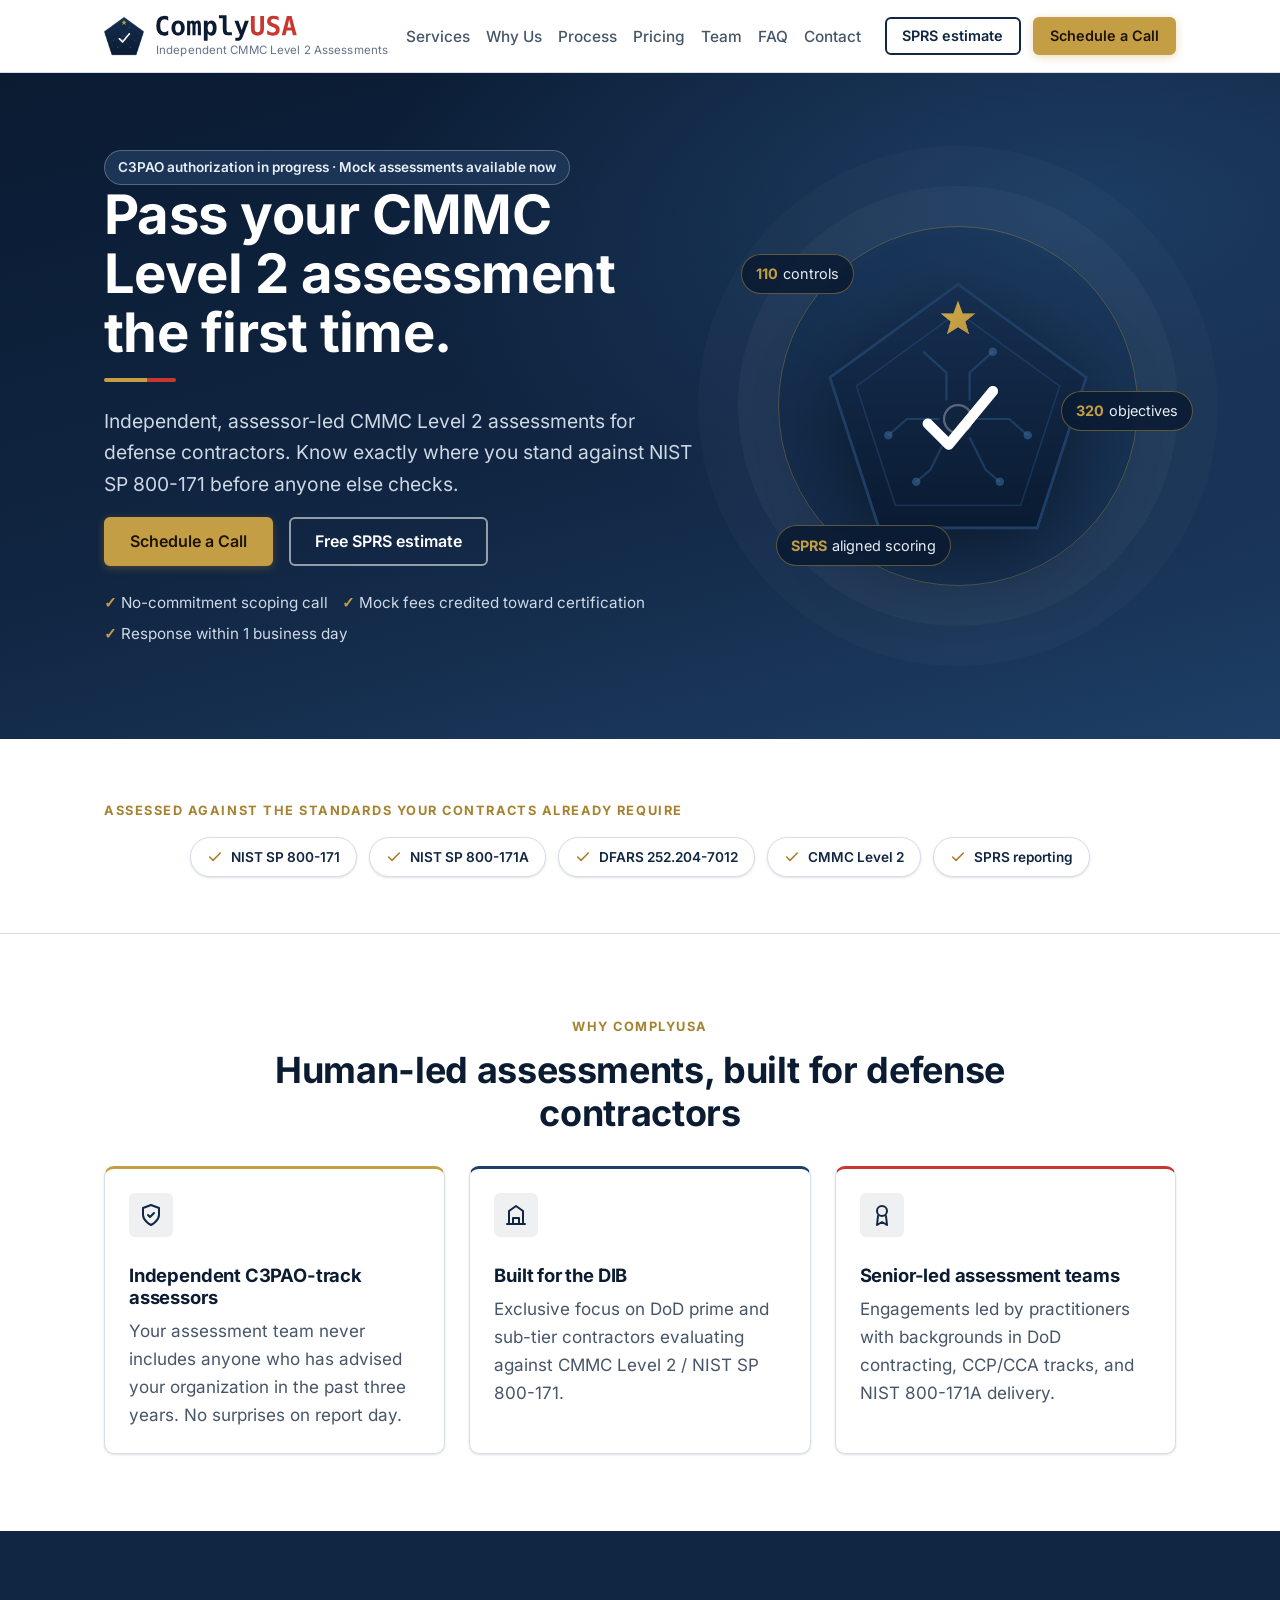
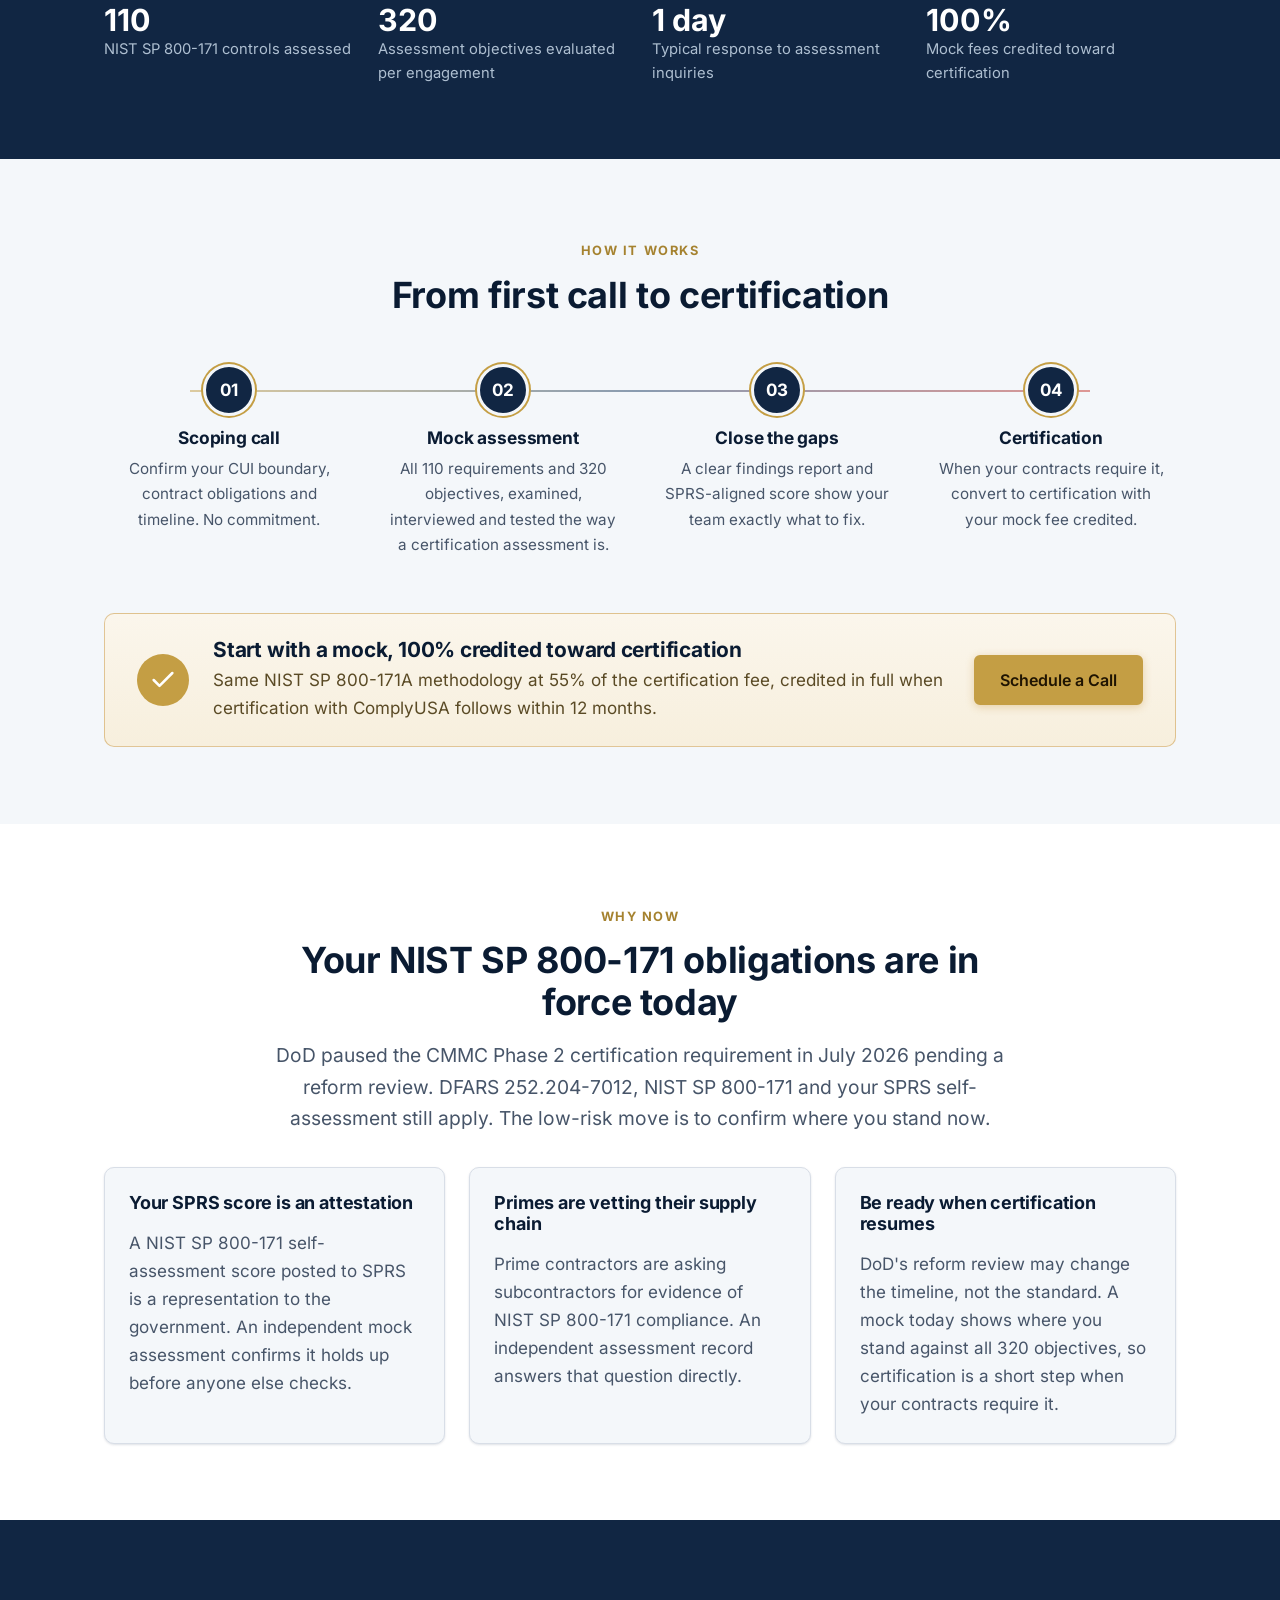
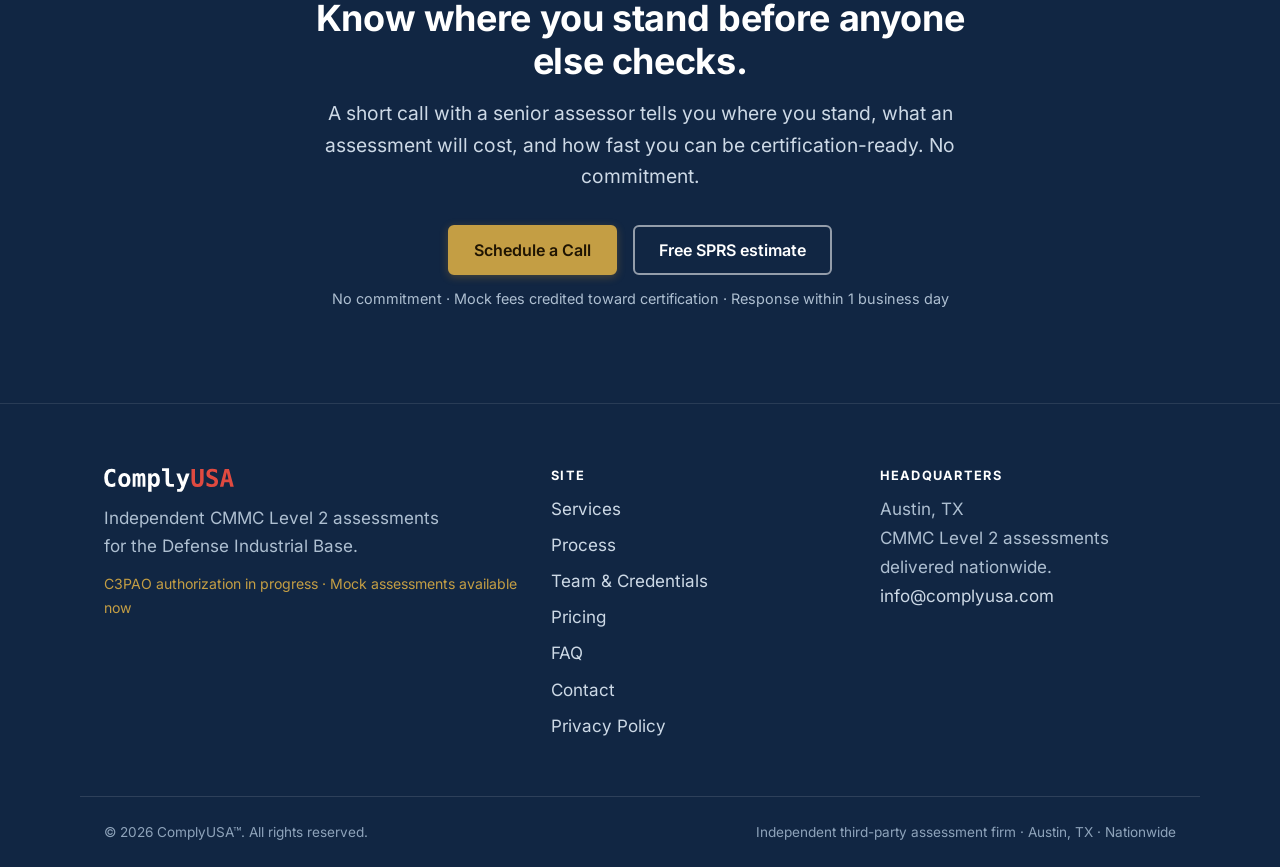
<file: index.html>
<!DOCTYPE html><html lang="en"><head><meta charset="utf-8"><meta name="viewport" content="width=device-width, initial-scale=1"><title>ComplyUSA™ — Independent CMMC Level 2 Assessments for the DIB</title><meta name="description" content="Independent, assessor-led CMMC Level 2 assessments for defense contractors. Mock assessments, SPRS validation and certification against NIST SP 800-171."><link rel="canonical" href="https://complyusa.com/"><!-- Security: Content-Security-Policy is emitted per page by Astro (astro.config.mjs → security.csp).
         HSTS and frame-ancestors need response headers, which GitHub Pages does not allow. --><meta name="referrer" content="strict-origin-when-cross-origin"><!-- Icons --><link rel="icon" href="/brand/favicon-32.png" sizes="32x32" type="image/png"><link rel="icon" href="/brand/favicon-48.png" sizes="48x48" type="image/png"><link rel="apple-touch-icon" href="/brand/apple-touch-icon.png"><!-- Open Graph --><meta property="og:type" content="website"><meta property="og:site_name" content="ComplyUSA"><meta property="og:title" content="ComplyUSA™ — Independent CMMC Level 2 Assessments for the DIB"><meta property="og:description" content="Independent, assessor-led CMMC Level 2 assessments for defense contractors. Mock assessments, SPRS validation and certification against NIST SP 800-171."><meta property="og:url" content="https://complyusa.com/"><meta property="og:image" content="https://complyusa.com/og-image.png"><!-- Twitter --><meta name="twitter:card" content="summary_large_image"><meta name="twitter:title" content="ComplyUSA™ — Independent CMMC Level 2 Assessments for the DIB"><meta name="twitter:description" content="Independent, assessor-led CMMC Level 2 assessments for defense contractors. Mock assessments, SPRS validation and certification against NIST SP 800-171."><meta name="twitter:image" content="https://complyusa.com/og-image.png"><!-- Fonts: Inter is self-hosted from /fonts with a system-stack fallback;
         no third-party font requests. --><link rel="preload" href="/fonts/inter-latin-wght-normal.woff2" as="font" type="font/woff2" crossorigin><script type="application/ld+json">{"@context":"https://schema.org","@type":"ProfessionalService","name":"ComplyUSA","alternateName":"ComplyUSA™","description":"Independent third-party CMMC Level 2 assessment firm (C3PAO-track) for U.S. Department of Defense contractors and the Defense Industrial Base. Human-led assessments against NIST SP 800-171.","url":"https://complyusa.com","logo":"https://complyusa.com/brand/icon-512.png","image":"https://complyusa.com/og-image.png","email":"info@complyusa.com","areaServed":{"@type":"Country","name":"United States"},"address":{"@type":"PostalAddress","addressLocality":"Austin","addressRegion":"TX","addressCountry":"US"}}</script><meta http-equiv="content-security-policy" content="default-src 'self';img-src 'self' data: https://*.hcaptcha.com;font-src 'self';connect-src 'self' https://api.web3forms.com https://hcaptcha.com https://*.hcaptcha.com;frame-src https://hcaptcha.com https://*.hcaptcha.com;form-action 'self' https://api.web3forms.com;base-uri 'self';object-src 'none';upgrade-insecure-requests; script-src 'self' https://web3forms.com https://hcaptcha.com https://*.hcaptcha.com 'sha256-05hN5lvhONOAZGl/Y3GyFjNIpvWKajV6Lsqg2jmq0Ow=' 'sha256-Wow6AhREcFb9SdxBmSPcfN3NGvc3m2nv8CtPPSmdKe0=' 'sha256-QsMi7ZqGe4ldI/uWz6auwMzgMSiX2HN8IaI9NysrnPU=' 'sha256-xIb/Pa7FUshAu4ihwjchYcQpyCI8eS8kt40GpOAYCz8=' 'sha256-1BvDVWLr3QCC20uHhUDi27eDFVJpk1uMQJGIWKUks2I=' 'sha256-kmZE/W8I1iuTnl1b3yqzv9/DQZenPngd3NjSKMQl7y0=' 'sha256-Y8t0ntteBwH+PqGKUyjWW3CAk+BNJKSoQc0xZ68FjhM=' 'sha256-0O7iB6zr9x0r6X6eWYITC9V5q+yWCGAoFvcysBGbY9Q='; style-src 'self' https://hcaptcha.com https://*.hcaptcha.com ; style-src-attr 'unsafe-inline';"><link rel="stylesheet" href="/_astro/BaseLayout.RYptAzWI.css"></head><body><a class="skip-link" href="#main">Skip to content</a><header class="site-header" data-astro-cid-nen7h5rs><div class="container site-header__inner" data-astro-cid-nen7h5rs><a class="brand" href="/" aria-label="ComplyUSA home" data-astro-cid-nen7h5rs><img class="brand__mark" src="/brand/icon-256.png" width="40" height="40" alt="" data-astro-cid-nen7h5rs><span class="brand__text" data-astro-cid-nen7h5rs><img class="brand-word" src="/brand/wordmark-light.svg" width="140" height="26" alt="ComplyUSA" data-astro-cid-nen7h5rs><span class="brand__tag" data-astro-cid-nen7h5rs>Independent CMMC Level 2 Assessments</span></span></a><button class="nav-toggle" aria-expanded="false" aria-controls="primary-nav" aria-label="Open menu" data-astro-cid-nen7h5rs><span class="nav-toggle__bar" data-astro-cid-nen7h5rs></span><span class="nav-toggle__bar" data-astro-cid-nen7h5rs></span><span class="nav-toggle__bar" data-astro-cid-nen7h5rs></span></button><nav class="primary-nav" id="primary-nav" aria-label="Primary" data-astro-cid-nen7h5rs><ul data-astro-cid-nen7h5rs><li data-astro-cid-nen7h5rs><a href="/services/" data-astro-cid-nen7h5rs>Services</a></li><li data-astro-cid-nen7h5rs><a href="/why-us/" data-astro-cid-nen7h5rs>Why Us</a></li><li data-astro-cid-nen7h5rs><a href="/process/" data-astro-cid-nen7h5rs>Process</a></li><li data-astro-cid-nen7h5rs><a href="/pricing/" data-astro-cid-nen7h5rs>Pricing</a></li><li data-astro-cid-nen7h5rs><a href="/team/" data-astro-cid-nen7h5rs>Team</a></li><li data-astro-cid-nen7h5rs><a href="/faq/" data-astro-cid-nen7h5rs>FAQ</a></li><li data-astro-cid-nen7h5rs><a href="/contact/" data-astro-cid-nen7h5rs>Contact</a></li></ul><div class="primary-nav__cta" data-astro-cid-nen7h5rs><a class="btn btn--outline btn--sm" href="/sprs-estimate/" data-astro-cid-nen7h5rs>SPRS estimate</a><a class="btn btn--primary btn--sm" href="https://bookings.cloud.microsoft/book/BookingPage@onsupport.com/" target="_blank" rel="noopener noreferrer" data-astro-cid-nen7h5rs>Schedule a Call</a></div></nav></div></header><script type="module">var e=document.querySelector(`.nav-toggle`),t=document.getElementById(`primary-nav`);e&&t&&(e.addEventListener(`click`,()=>{let n=t.classList.toggle(`is-open`);e.setAttribute(`aria-expanded`,String(n)),e.setAttribute(`aria-label`,n?`Close menu`:`Open menu`)}),t.querySelectorAll(`a`).forEach(n=>n.addEventListener(`click`,()=>{t.classList.remove(`is-open`),e.setAttribute(`aria-expanded`,`false`),e.setAttribute(`aria-label`,`Open menu`)})));</script><main id="main"><section class="hero section"><div class="container hero__grid"><div><span class="badge badge--status">C3PAO authorization in progress · Mock assessments available now</span><h1>Pass your CMMC Level 2 assessment the first time.</h1><span class="hero__accent" aria-hidden="true"></span><p class="lead">Independent, assessor-led CMMC Level 2 assessments for defense contractors. Know exactly where you stand against NIST SP 800-171 before anyone else checks.</p><div class="btn-row"><a class="btn btn--primary" href="https://bookings.cloud.microsoft/book/BookingPage@onsupport.com/" target="_blank" rel="noopener noreferrer">Schedule a Call</a><a class="btn btn--outline" href="/sprs-estimate/">Free SPRS estimate</a></div><p class="trust-line"><span><span class="tick">✓</span> No-commitment scoping call</span><span><span class="tick">✓</span> Mock fees credited toward certification</span><span><span class="tick">✓</span> Response within 1 business day</span></p></div><div class="hero__visual" aria-hidden="true"><div class="hero__rings"></div><img class="hero__icon" src="/brand/icon-512.png" width="260" height="260" alt=""><div class="chip chip--a"><strong>110</strong>controls</div><div class="chip chip--b"><strong>320</strong>objectives</div><div class="chip chip--c"><strong>SPRS</strong>aligned scoring</div></div></div></section><section class="section--tight" style="border-bottom:1px solid var(--line)"><div class="container"><p class="eyebrow text-center" style="margin-bottom:var(--sp-4)">Assessed against the standards your contracts already require</p><div class="trust-badges" aria-label="Standards we assess against"><span class="tb"><svg viewBox="0 0 24 24" fill="none" stroke="currentColor" stroke-width="2.4" stroke-linecap="round" stroke-linejoin="round" aria-hidden="true"><path d="M20 6 9 17l-5-5"></path></svg>NIST SP 800-171</span><span class="tb"><svg viewBox="0 0 24 24" fill="none" stroke="currentColor" stroke-width="2.4" stroke-linecap="round" stroke-linejoin="round" aria-hidden="true"><path d="M20 6 9 17l-5-5"></path></svg>NIST SP 800-171A</span><span class="tb"><svg viewBox="0 0 24 24" fill="none" stroke="currentColor" stroke-width="2.4" stroke-linecap="round" stroke-linejoin="round" aria-hidden="true"><path d="M20 6 9 17l-5-5"></path></svg>DFARS 252.204-7012</span><span class="tb"><svg viewBox="0 0 24 24" fill="none" stroke="currentColor" stroke-width="2.4" stroke-linecap="round" stroke-linejoin="round" aria-hidden="true"><path d="M20 6 9 17l-5-5"></path></svg>CMMC Level 2</span><span class="tb"><svg viewBox="0 0 24 24" fill="none" stroke="currentColor" stroke-width="2.4" stroke-linecap="round" stroke-linejoin="round" aria-hidden="true"><path d="M20 6 9 17l-5-5"></path></svg>SPRS reporting</span></div></div></section><section class="section"><div class="container"><div class="narrow text-center" style="margin-bottom:var(--sp-6)"><p class="eyebrow">Why ComplyUSA</p><h2>Human-led assessments, built for defense contractors</h2></div><div class="value-grid"><article class="card value-card"><span class="card__icon" aria-hidden="true"><svg viewBox="0 0 24 24" fill="none" stroke="currentColor" stroke-width="2" stroke-linecap="round" stroke-linejoin="round"><path d="M12 22s8-4 8-10V5l-8-3-8 3v7c0 6 8 10 8 10Z"></path><path d="m9 12 2 2 4-4"></path></svg></span><h3>Independent C3PAO-track assessors</h3><p>Your assessment team never includes anyone who has advised your organization in the past three years. No surprises on report day.</p></article><article class="card value-card"><span class="card__icon" aria-hidden="true"><svg viewBox="0 0 24 24" fill="none" stroke="currentColor" stroke-width="2" stroke-linecap="round" stroke-linejoin="round"><path d="M3 21h18"></path><path d="M5 21V8l7-5 7 5v13"></path><path d="M9 21v-6h6v6"></path></svg></span><h3>Built for the DIB</h3><p>Exclusive focus on DoD prime and sub-tier contractors evaluating against CMMC Level 2 / NIST SP 800-171.</p></article><article class="card value-card"><span class="card__icon" aria-hidden="true"><svg viewBox="0 0 24 24" fill="none" stroke="currentColor" stroke-width="2" stroke-linecap="round" stroke-linejoin="round"><circle cx="12" cy="8" r="5"></circle><path d="M8 13 7 22l5-3 5 3-1-9"></path></svg></span><h3>Senior-led assessment teams</h3><p>Engagements led by practitioners with backgrounds in DoD contracting, CCP/CCA tracks, and NIST 800-171A delivery.</p></article></div></div></section><section class="section--tight section--navy"><div class="container"><dl class="stats"><div><dt class="stat__num">110</dt><dd class="stat__label" style="margin:0">NIST SP 800-171 controls assessed</dd></div><div><dt class="stat__num">320</dt><dd class="stat__label" style="margin:0">Assessment objectives evaluated per engagement</dd></div><div><dt class="stat__num">1 day</dt><dd class="stat__label" style="margin:0">Typical response to assessment inquiries</dd></div><div><dt class="stat__num">100%</dt><dd class="stat__label" style="margin:0">Mock fees credited toward certification</dd></div></dl></div></section><section class="section section--alt"><div class="container"><div class="narrow text-center" style="margin-bottom:var(--sp-7)"><p class="eyebrow">How it works</p><h2>From first call to certification</h2></div><ol class="hsteps"><li class="hstep"><span class="hstep__num">01</span><h3>Scoping call</h3><p>Confirm your CUI boundary, contract obligations and timeline. No commitment.</p></li><li class="hstep"><span class="hstep__num">02</span><h3>Mock assessment</h3><p>All 110 requirements and 320 objectives, examined, interviewed and tested the way a certification assessment is.</p></li><li class="hstep"><span class="hstep__num">03</span><h3>Close the gaps</h3><p>A clear findings report and SPRS-aligned score show your team exactly what to fix.</p></li><li class="hstep"><span class="hstep__num">04</span><h3>Certification</h3><p>When your contracts require it, convert to certification with your mock fee credited.</p></li></ol><div class="offer" style="margin-top:var(--sp-7)"><span class="offer__mark" aria-hidden="true"><svg viewBox="0 0 24 24" fill="none" stroke="currentColor" stroke-width="2.2" stroke-linecap="round" stroke-linejoin="round"><path d="M20 6 9 17l-5-5"></path></svg></span><div><h3>Start with a mock, 100% credited toward certification</h3><p>Same NIST SP 800-171A methodology at 55% of the certification fee, credited in full when certification with ComplyUSA follows within 12 months.</p></div><a class="btn btn--primary" href="https://bookings.cloud.microsoft/book/BookingPage@onsupport.com/" target="_blank" rel="noopener noreferrer">Schedule a Call</a></div></div></section><section class="section"><div class="container"><div class="narrow text-center" style="margin-bottom:var(--sp-6)"><p class="eyebrow">Why now</p><h2>Your NIST SP 800-171 obligations are in force today</h2><p class="lead">DoD paused the CMMC Phase 2 certification requirement in July 2026 pending a reform review. DFARS 252.204-7012, NIST SP 800-171 and your SPRS self-assessment still apply. The low-risk move is to confirm where you stand now.</p></div><div class="urgency-grid"><article class="card"><h3 style="font-size:1.12rem">Your SPRS score is an attestation</h3><p class="mb-0">A NIST SP 800-171 self-assessment score posted to SPRS is a representation to the government. An independent mock assessment confirms it holds up before anyone else checks.</p></article><article class="card"><h3 style="font-size:1.12rem">Primes are vetting their supply chain</h3><p class="mb-0">Prime contractors are asking subcontractors for evidence of NIST SP 800-171 compliance. An independent assessment record answers that question directly.</p></article><article class="card"><h3 style="font-size:1.12rem">Be ready when certification resumes</h3><p class="mb-0">DoD&#39;s reform review may change the timeline, not the standard. A mock today shows where you stand against all 320 objectives, so certification is a short step when your contracts require it.</p></article></div></div></section><section class="section section--navy"><div class="container narrow text-center"><h2>Know where you stand before anyone else checks.</h2><p class="lead">A short call with a senior assessor tells you where you stand, what an assessment will cost, and how fast you can be certification-ready. No commitment.</p><div class="center-cta"><a class="btn btn--primary" href="https://bookings.cloud.microsoft/book/BookingPage@onsupport.com/" target="_blank" rel="noopener noreferrer">Schedule a Call</a><a class="btn btn--outline" href="/sprs-estimate/">Free SPRS estimate</a></div><p class="cta-microcopy">No commitment · Mock fees credited toward certification · Response within 1 business day</p></div></section></main><footer class="site-footer" data-astro-cid-jo6i4kqk><div class="container site-footer__grid" data-astro-cid-jo6i4kqk><div data-astro-cid-jo6i4kqk><img class="footer-word" src="/brand/wordmark-dark.svg" width="130" height="24" alt="ComplyUSA" data-astro-cid-jo6i4kqk><p class="footer-desc" data-astro-cid-jo6i4kqk>Independent CMMC Level 2 assessments for the Defense Industrial Base.</p><p class="footer-status" data-astro-cid-jo6i4kqk>C3PAO authorization in progress · Mock assessments available now</p></div><nav aria-label="Footer" data-astro-cid-jo6i4kqk><h2 class="footer-h" data-astro-cid-jo6i4kqk>Site</h2><ul data-astro-cid-jo6i4kqk><li data-astro-cid-jo6i4kqk><a href="/services/" data-astro-cid-jo6i4kqk>Services</a></li><li data-astro-cid-jo6i4kqk><a href="/process/" data-astro-cid-jo6i4kqk>Process</a></li><li data-astro-cid-jo6i4kqk><a href="/team/" data-astro-cid-jo6i4kqk>Team &amp; Credentials</a></li><li data-astro-cid-jo6i4kqk><a href="/pricing/" data-astro-cid-jo6i4kqk>Pricing</a></li><li data-astro-cid-jo6i4kqk><a href="/faq/" data-astro-cid-jo6i4kqk>FAQ</a></li><li data-astro-cid-jo6i4kqk><a href="/contact/" data-astro-cid-jo6i4kqk>Contact</a></li><li data-astro-cid-jo6i4kqk><a href="/privacy/" data-astro-cid-jo6i4kqk>Privacy Policy</a></li></ul></nav><div data-astro-cid-jo6i4kqk><h2 class="footer-h" data-astro-cid-jo6i4kqk>Headquarters</h2><address class="footer-address" data-astro-cid-jo6i4kqk>Austin, TX<br data-astro-cid-jo6i4kqk>CMMC Level 2 assessments delivered nationwide.<br data-astro-cid-jo6i4kqk><a href="mailto:info@complyusa.com" data-astro-cid-jo6i4kqk>info@complyusa.com</a></address></div></div><div class="container footer-bottom" data-astro-cid-jo6i4kqk><p data-astro-cid-jo6i4kqk>© 2026 ComplyUSA™. All rights reserved.</p><p data-astro-cid-jo6i4kqk>Independent third-party assessment firm · Austin, TX · Nationwide</p></div></footer><div class="mobile-cta" role="region" aria-label="Quick actions"><a class="btn btn--outline btn--sm" href="/sprs-estimate/">SPRS estimate</a><a class="btn btn--primary btn--sm" href="https://bookings.cloud.microsoft/book/BookingPage@onsupport.com/" target="_blank" rel="noopener noreferrer">Schedule a Call</a></div></body></html>
</file>
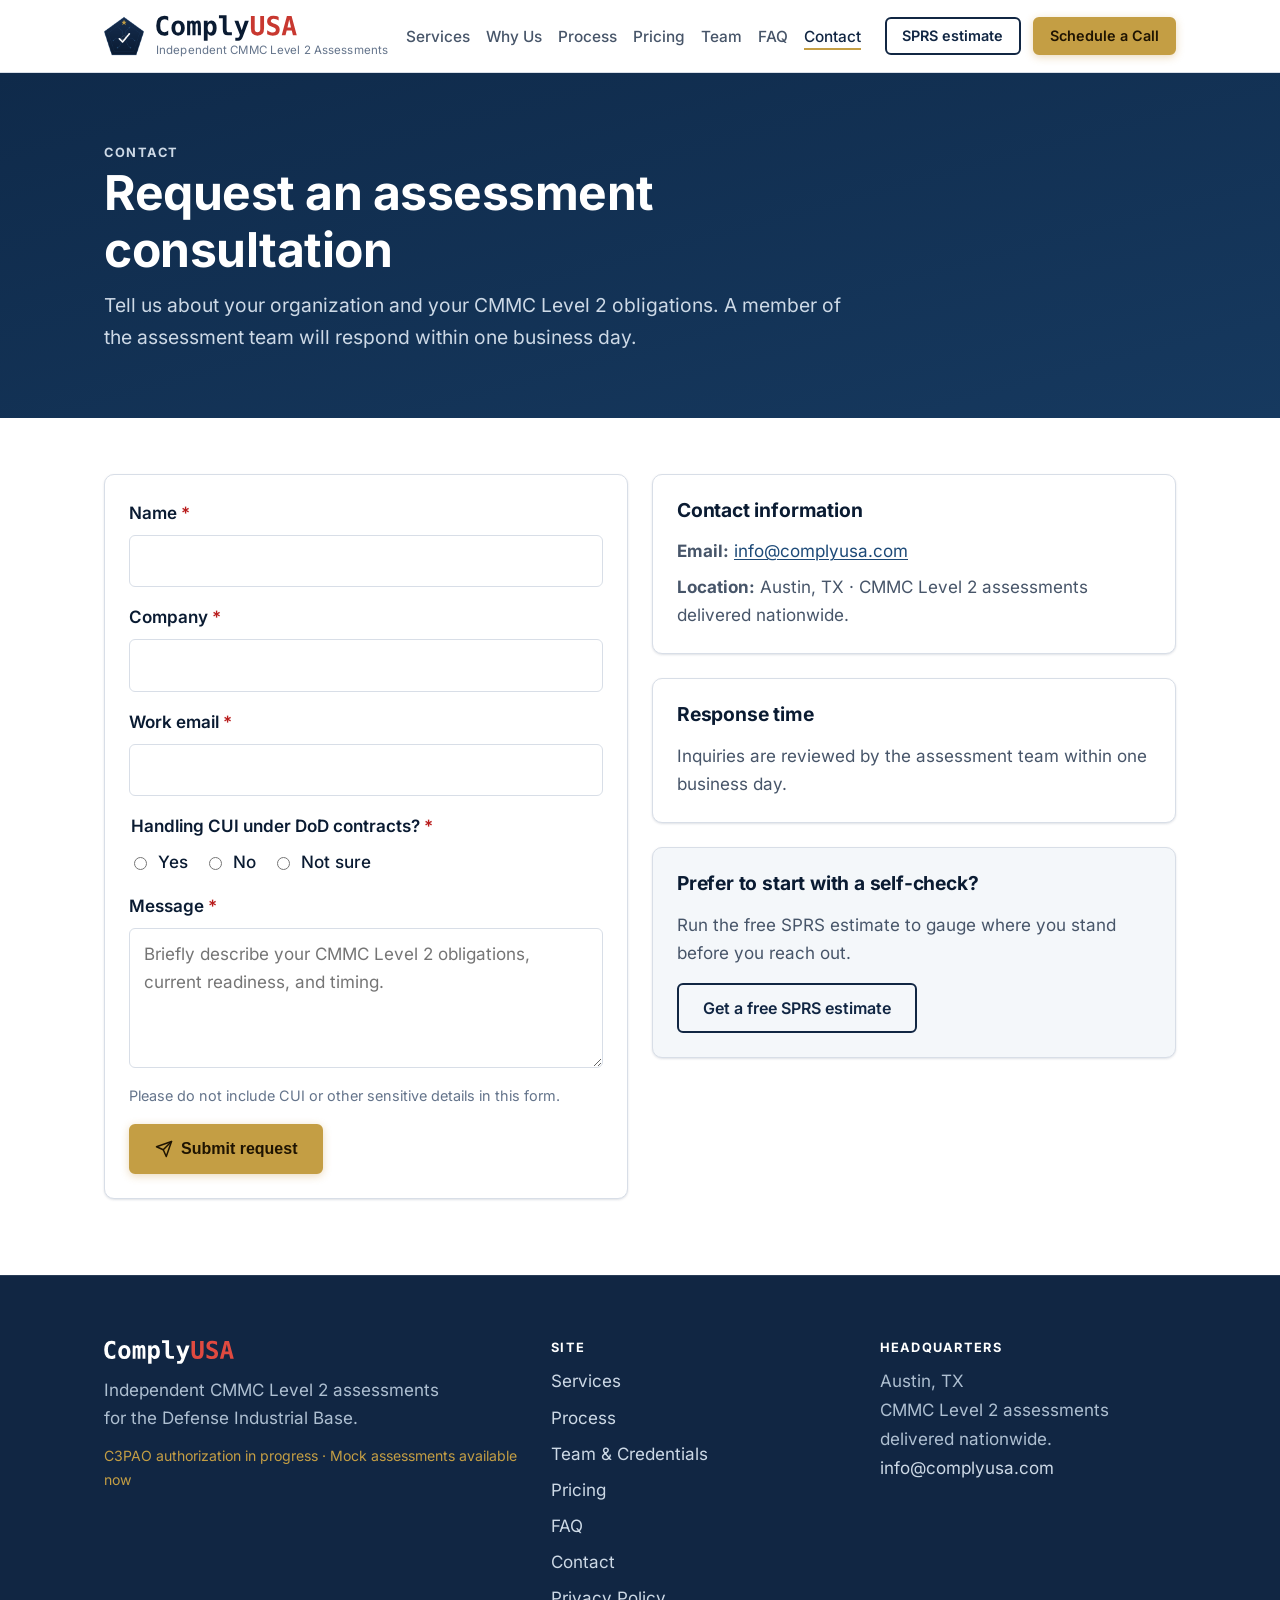
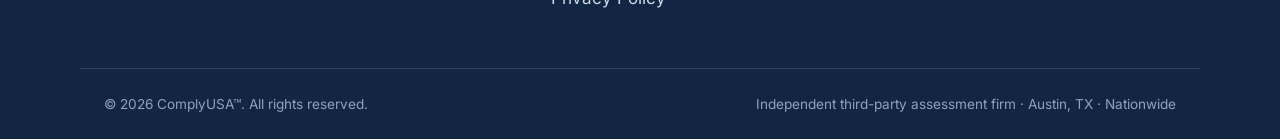
<file: contact/index.html>
<!DOCTYPE html><html lang="en"><head><meta charset="utf-8"><meta name="viewport" content="width=device-width, initial-scale=1"><title>Contact ComplyUSA™ — Request an Assessment Consultation</title><meta name="description" content="Request a CMMC Level 2 assessment consultation. Tell us about your organization and your obligations; a member of the assessment team responds within one business day."><link rel="canonical" href="https://complyusa.com/contact/"><!-- Security: Content-Security-Policy is emitted per page by Astro (astro.config.mjs → security.csp).
         HSTS and frame-ancestors need response headers, which GitHub Pages does not allow. --><meta name="referrer" content="strict-origin-when-cross-origin"><!-- Icons --><link rel="icon" href="/brand/favicon-32.png" sizes="32x32" type="image/png"><link rel="icon" href="/brand/favicon-48.png" sizes="48x48" type="image/png"><link rel="apple-touch-icon" href="/brand/apple-touch-icon.png"><!-- Open Graph --><meta property="og:type" content="website"><meta property="og:site_name" content="ComplyUSA"><meta property="og:title" content="Contact ComplyUSA™ — Request an Assessment Consultation"><meta property="og:description" content="Request a CMMC Level 2 assessment consultation. Tell us about your organization and your obligations; a member of the assessment team responds within one business day."><meta property="og:url" content="https://complyusa.com/contact/"><meta property="og:image" content="https://complyusa.com/og-image.png"><!-- Twitter --><meta name="twitter:card" content="summary_large_image"><meta name="twitter:title" content="Contact ComplyUSA™ — Request an Assessment Consultation"><meta name="twitter:description" content="Request a CMMC Level 2 assessment consultation. Tell us about your organization and your obligations; a member of the assessment team responds within one business day."><meta name="twitter:image" content="https://complyusa.com/og-image.png"><!-- Fonts: Inter is self-hosted from /fonts with a system-stack fallback;
         no third-party font requests. --><link rel="preload" href="/fonts/inter-latin-wght-normal.woff2" as="font" type="font/woff2" crossorigin><meta http-equiv="content-security-policy" content="default-src 'self';img-src 'self' data: https://*.hcaptcha.com;font-src 'self';connect-src 'self' https://api.web3forms.com https://hcaptcha.com https://*.hcaptcha.com;frame-src https://hcaptcha.com https://*.hcaptcha.com;form-action 'self' https://api.web3forms.com;base-uri 'self';object-src 'none';upgrade-insecure-requests; script-src 'self' https://web3forms.com https://hcaptcha.com https://*.hcaptcha.com 'sha256-05hN5lvhONOAZGl/Y3GyFjNIpvWKajV6Lsqg2jmq0Ow=' 'sha256-Wow6AhREcFb9SdxBmSPcfN3NGvc3m2nv8CtPPSmdKe0=' 'sha256-QsMi7ZqGe4ldI/uWz6auwMzgMSiX2HN8IaI9NysrnPU=' 'sha256-xIb/Pa7FUshAu4ihwjchYcQpyCI8eS8kt40GpOAYCz8=' 'sha256-1BvDVWLr3QCC20uHhUDi27eDFVJpk1uMQJGIWKUks2I=' 'sha256-kmZE/W8I1iuTnl1b3yqzv9/DQZenPngd3NjSKMQl7y0=' 'sha256-Y8t0ntteBwH+PqGKUyjWW3CAk+BNJKSoQc0xZ68FjhM=' 'sha256-0O7iB6zr9x0r6X6eWYITC9V5q+yWCGAoFvcysBGbY9Q='; style-src 'self' https://hcaptcha.com https://*.hcaptcha.com ; style-src-attr 'unsafe-inline';"><link rel="stylesheet" href="/_astro/BaseLayout.RYptAzWI.css"></head><body><a class="skip-link" href="#main">Skip to content</a><header class="site-header" data-astro-cid-nen7h5rs><div class="container site-header__inner" data-astro-cid-nen7h5rs><a class="brand" href="/" aria-label="ComplyUSA home" data-astro-cid-nen7h5rs><img class="brand__mark" src="/brand/icon-256.png" width="40" height="40" alt="" data-astro-cid-nen7h5rs><span class="brand__text" data-astro-cid-nen7h5rs><img class="brand-word" src="/brand/wordmark-light.svg" width="140" height="26" alt="ComplyUSA" data-astro-cid-nen7h5rs><span class="brand__tag" data-astro-cid-nen7h5rs>Independent CMMC Level 2 Assessments</span></span></a><button class="nav-toggle" aria-expanded="false" aria-controls="primary-nav" aria-label="Open menu" data-astro-cid-nen7h5rs><span class="nav-toggle__bar" data-astro-cid-nen7h5rs></span><span class="nav-toggle__bar" data-astro-cid-nen7h5rs></span><span class="nav-toggle__bar" data-astro-cid-nen7h5rs></span></button><nav class="primary-nav" id="primary-nav" aria-label="Primary" data-astro-cid-nen7h5rs><ul data-astro-cid-nen7h5rs><li data-astro-cid-nen7h5rs><a href="/services/" data-astro-cid-nen7h5rs>Services</a></li><li data-astro-cid-nen7h5rs><a href="/why-us/" data-astro-cid-nen7h5rs>Why Us</a></li><li data-astro-cid-nen7h5rs><a href="/process/" data-astro-cid-nen7h5rs>Process</a></li><li data-astro-cid-nen7h5rs><a href="/pricing/" data-astro-cid-nen7h5rs>Pricing</a></li><li data-astro-cid-nen7h5rs><a href="/team/" data-astro-cid-nen7h5rs>Team</a></li><li data-astro-cid-nen7h5rs><a href="/faq/" data-astro-cid-nen7h5rs>FAQ</a></li><li data-astro-cid-nen7h5rs><a href="/contact/" aria-current="page" data-astro-cid-nen7h5rs>Contact</a></li></ul><div class="primary-nav__cta" data-astro-cid-nen7h5rs><a class="btn btn--outline btn--sm" href="/sprs-estimate/" data-astro-cid-nen7h5rs>SPRS estimate</a><a class="btn btn--primary btn--sm" href="https://bookings.cloud.microsoft/book/BookingPage@onsupport.com/" target="_blank" rel="noopener noreferrer" data-astro-cid-nen7h5rs>Schedule a Call</a></div></nav></div></header><script type="module">var e=document.querySelector(`.nav-toggle`),t=document.getElementById(`primary-nav`);e&&t&&(e.addEventListener(`click`,()=>{let n=t.classList.toggle(`is-open`);e.setAttribute(`aria-expanded`,String(n)),e.setAttribute(`aria-label`,n?`Close menu`:`Open menu`)}),t.querySelectorAll(`a`).forEach(n=>n.addEventListener(`click`,()=>{t.classList.remove(`is-open`),e.setAttribute(`aria-expanded`,`false`),e.setAttribute(`aria-label`,`Open menu`)})));</script><main id="main"><header class="page-head"><div class="container"><p class="eyebrow">Contact</p><h1>Request an assessment consultation</h1><p class="lead">Tell us about your organization and your CMMC Level 2 obligations. A member of the assessment team will respond within one business day.</p></div></header><section class="section"><div class="container grid grid-2" style="align-items:start"><!-- Form --><div class="card"><form id="contact-form" action="https://api.web3forms.com/submit" method="POST" data-endpoint="true" data-email="info@complyusa.com" data-subject-prefix novalidate><input type="hidden" name="access_key" value="38c36f6f-63e8-4fcf-8622-45e778ddc408"><input type="hidden" name="from_name" value="ComplyUSA website"><!-- Honeypot: real users never see or check this. --><div class="hp" aria-hidden="true"><label for="botcheck">Leave this unchecked</label><input id="botcheck" name="botcheck" type="checkbox" tabindex="-1" autocomplete="off"></div><div class="field"><label for="name">Name <span class="req" aria-hidden="true">*</span></label><input id="name" name="name" type="text" required autocomplete="name"></div><div class="field"><label for="org">Company <span class="req" aria-hidden="true">*</span></label><input id="org" name="company" type="text" required autocomplete="organization"></div><div class="field"><label for="email">Work email <span class="req" aria-hidden="true">*</span></label><input id="email" name="email" type="email" required autocomplete="email"></div><fieldset class="field" style="border:0;padding:0;margin-inline:0"><legend style="font-weight:600;color:var(--ink);margin-bottom:var(--sp-2)">Handling CUI under DoD contracts? <span class="req" aria-hidden="true">*</span></legend><div class="radio-row"><label><input type="radio" name="Handling CUI" value="Yes" required> Yes</label><label><input type="radio" name="Handling CUI" value="No"> No</label><label><input type="radio" name="Handling CUI" value="Not sure"> Not sure</label></div></fieldset><div class="field"><label for="message">Message <span class="req" aria-hidden="true">*</span></label><textarea id="message" name="message" required placeholder="Briefly describe your CMMC Level 2 obligations, current readiness, and timing."></textarea><p class="hint">Please do not include CUI or other sensitive details in this form.</p></div><div class="h-captcha" data-captcha="true" style="margin-bottom:var(--sp-4)"></div><p id="form-error" class="hint" role="alert" style="color:var(--bad);display:none"></p><button class="btn btn--primary" type="submit"><svg viewBox="0 0 24 24" width="18" height="18" fill="none" stroke="currentColor" stroke-width="2" stroke-linecap="round" stroke-linejoin="round" aria-hidden="true"><path d="m22 2-7 20-4-9-9-4Z"></path><path d="M22 2 11 13"></path></svg>Submit request</button></form><div id="form-success" class="independence" role="status" style="display:none;margin-top:var(--sp-4)"><h2 style="font-size:1.2rem;margin-top:0">Request received</h2><p class="mb-0">A member of the assessment team will respond within one business day.</p></div></div><!-- Contact info --><aside><div class="card"><h2 style="font-size:1.2rem">Contact information</h2><p style="margin-bottom:var(--sp-2)"><strong>Email:</strong> <a href="mailto:info@complyusa.com">info@complyusa.com</a></p><p class="mb-0"><strong>Location:</strong> Austin, TX · CMMC Level 2 assessments delivered nationwide.</p></div><div class="card" style="margin-top:var(--sp-5)"><h2 style="font-size:1.2rem">Response time</h2><p class="mb-0">Inquiries are reviewed by the assessment team within one business day.</p></div><div class="card" style="margin-top:var(--sp-5);background:var(--surface-alt)"><h2 style="font-size:1.2rem">Prefer to start with a self-check?</h2><p>Run the free SPRS estimate to gauge where you stand before you reach out.</p><a class="btn btn--outline" href="/sprs-estimate/">Get a free SPRS estimate</a></div></aside></div></section><script type="module">var e=document.getElementById(`contact-form`),t=document.getElementById(`form-error`),n=document.getElementById(`form-success`);function r(e){t&&(t.textContent=e,t.style.display=`block`)}e?.addEventListener(`submit`,async i=>{t&&(t.style.display=`none`),i.preventDefault();let a=e.querySelector(`[name="botcheck"]`);if(a&&a.checked)return;if(!e.checkValidity()){e.reportValidity();return}let o=e.dataset.email||``;if(e.dataset.endpoint!==`true`){r(`The form is temporarily unavailable. Please email us at `+o+`.`);return}let s=new FormData(e);if(!String(s.get(`h-captcha-response`)||``)){r(`Please complete the verification check above the Submit button.`);return}s.set(`subject`,(e.dataset.subjectPrefix||``)+`[Website] Contact request — `+String(s.get(`company`)||``)),s.set(`replyto`,String(s.get(`email`)||``));let c=e.querySelector(`button[type="submit"]`);c&&(c.disabled=!0);try{let t=await fetch(e.action,{method:`POST`,body:s,headers:{Accept:`application/json`}}),r=await t.json().catch(()=>({}));if(!t.ok||!r.success)throw Error(r.message||`Submission failed`);e.style.display=`none`,n&&(n.style.display=`block`)}catch{r(`Something went wrong. Please email us directly at `+o+`.`),c&&(c.disabled=!1)}});</script><script src="https://web3forms.com/client/script.js" async defer></script></main><footer class="site-footer" data-astro-cid-jo6i4kqk><div class="container site-footer__grid" data-astro-cid-jo6i4kqk><div data-astro-cid-jo6i4kqk><img class="footer-word" src="/brand/wordmark-dark.svg" width="130" height="24" alt="ComplyUSA" data-astro-cid-jo6i4kqk><p class="footer-desc" data-astro-cid-jo6i4kqk>Independent CMMC Level 2 assessments for the Defense Industrial Base.</p><p class="footer-status" data-astro-cid-jo6i4kqk>C3PAO authorization in progress · Mock assessments available now</p></div><nav aria-label="Footer" data-astro-cid-jo6i4kqk><h2 class="footer-h" data-astro-cid-jo6i4kqk>Site</h2><ul data-astro-cid-jo6i4kqk><li data-astro-cid-jo6i4kqk><a href="/services/" data-astro-cid-jo6i4kqk>Services</a></li><li data-astro-cid-jo6i4kqk><a href="/process/" data-astro-cid-jo6i4kqk>Process</a></li><li data-astro-cid-jo6i4kqk><a href="/team/" data-astro-cid-jo6i4kqk>Team &amp; Credentials</a></li><li data-astro-cid-jo6i4kqk><a href="/pricing/" data-astro-cid-jo6i4kqk>Pricing</a></li><li data-astro-cid-jo6i4kqk><a href="/faq/" data-astro-cid-jo6i4kqk>FAQ</a></li><li data-astro-cid-jo6i4kqk><a href="/contact/" data-astro-cid-jo6i4kqk>Contact</a></li><li data-astro-cid-jo6i4kqk><a href="/privacy/" data-astro-cid-jo6i4kqk>Privacy Policy</a></li></ul></nav><div data-astro-cid-jo6i4kqk><h2 class="footer-h" data-astro-cid-jo6i4kqk>Headquarters</h2><address class="footer-address" data-astro-cid-jo6i4kqk>Austin, TX<br data-astro-cid-jo6i4kqk>CMMC Level 2 assessments delivered nationwide.<br data-astro-cid-jo6i4kqk><a href="mailto:info@complyusa.com" data-astro-cid-jo6i4kqk>info@complyusa.com</a></address></div></div><div class="container footer-bottom" data-astro-cid-jo6i4kqk><p data-astro-cid-jo6i4kqk>© 2026 ComplyUSA™. All rights reserved.</p><p data-astro-cid-jo6i4kqk>Independent third-party assessment firm · Austin, TX · Nationwide</p></div></footer><div class="mobile-cta" role="region" aria-label="Quick actions"><a class="btn btn--outline btn--sm" href="/sprs-estimate/">SPRS estimate</a><a class="btn btn--primary btn--sm" href="https://bookings.cloud.microsoft/book/BookingPage@onsupport.com/" target="_blank" rel="noopener noreferrer">Schedule a Call</a></div></body></html>
</file>
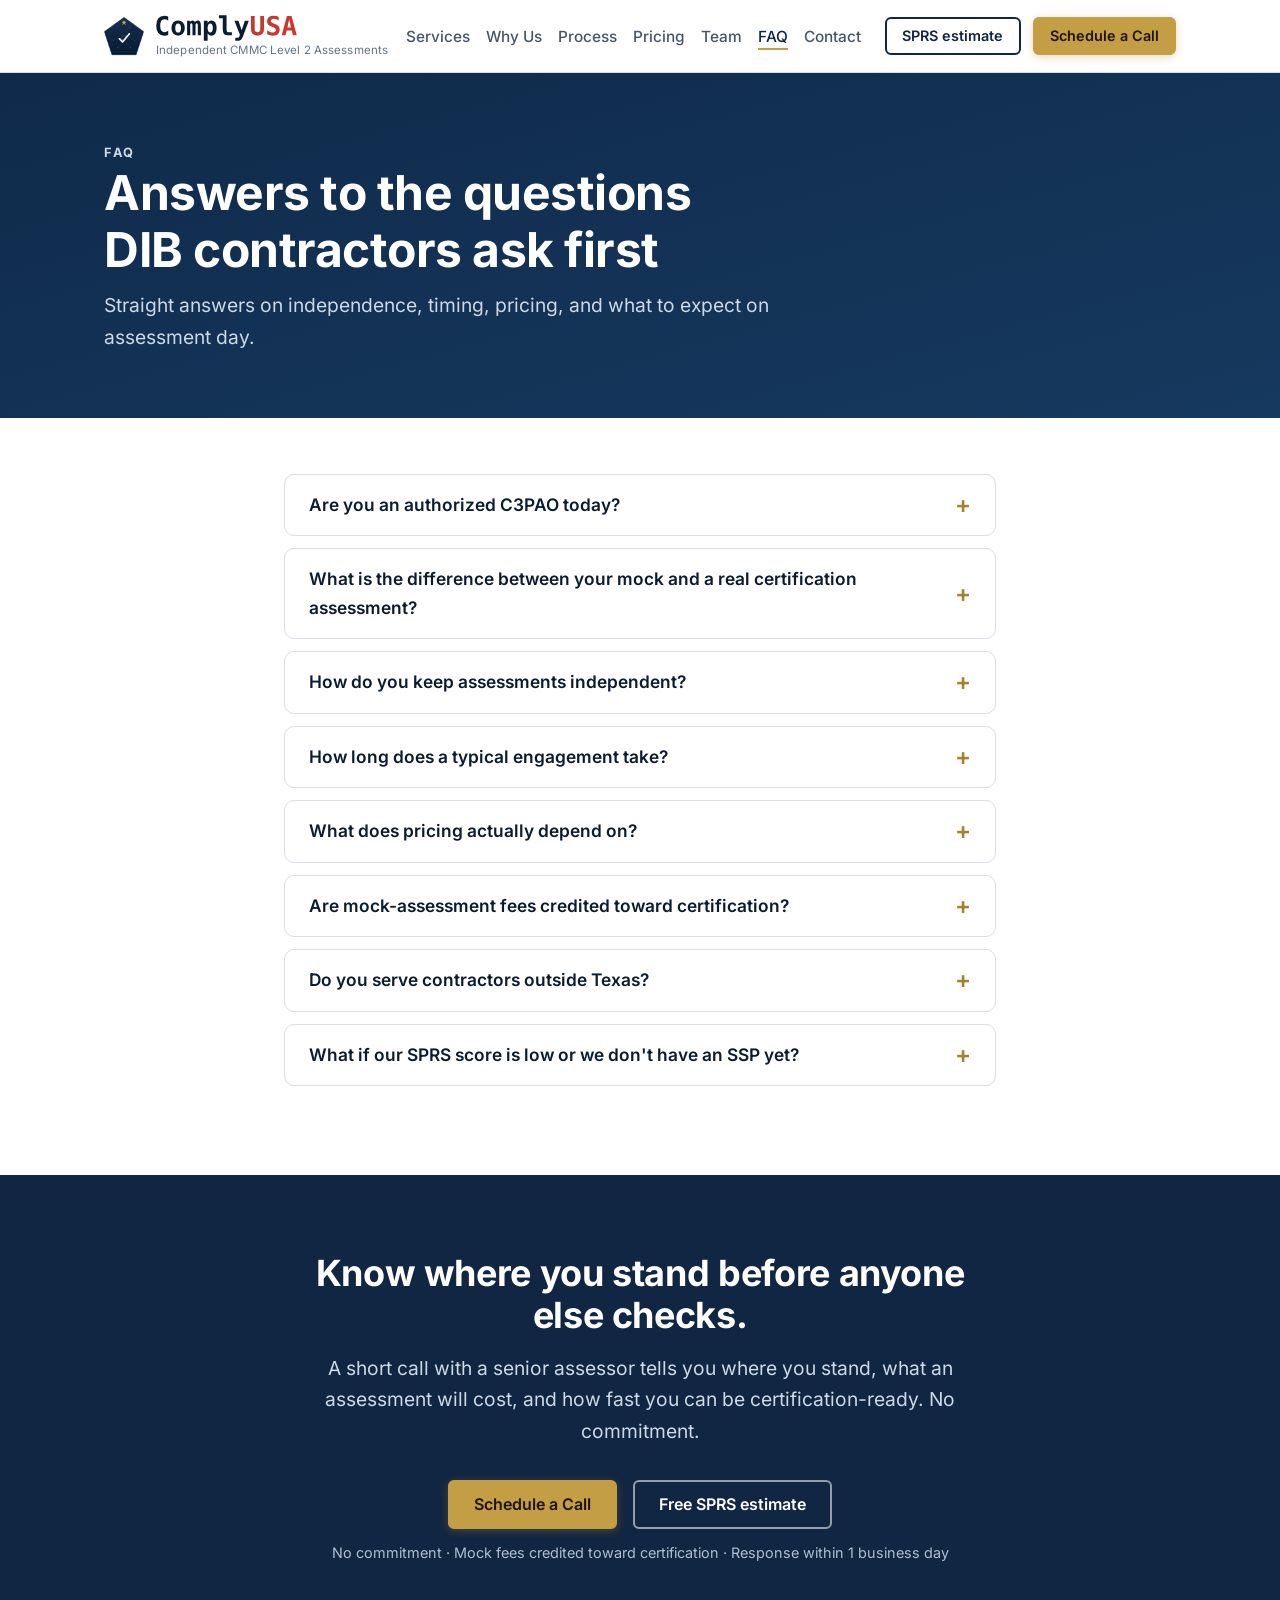
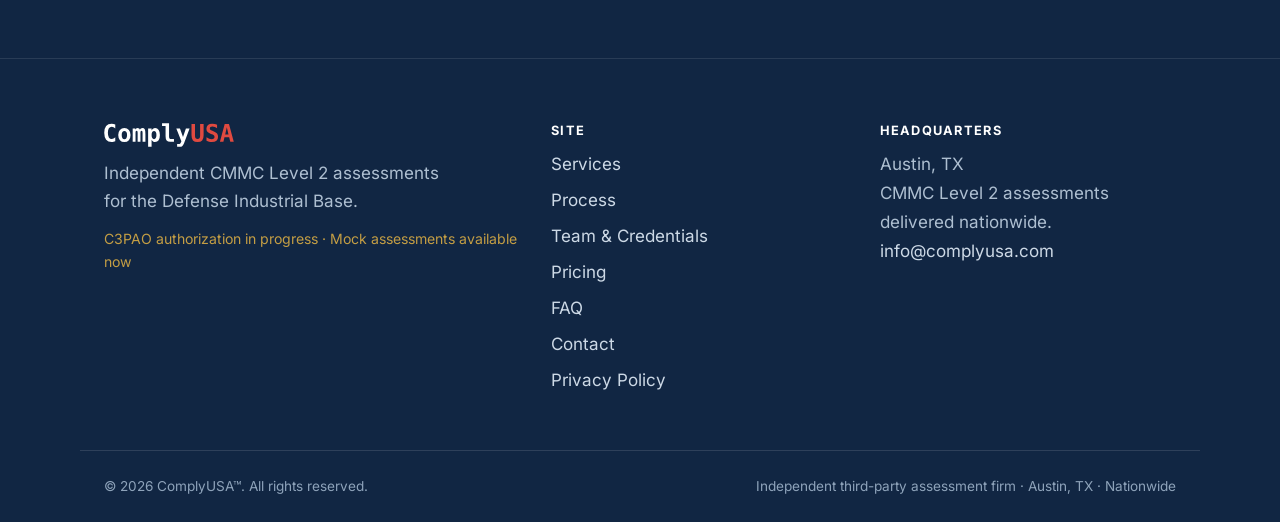
<file: faq/index.html>
<!DOCTYPE html><html lang="en"><head><meta charset="utf-8"><meta name="viewport" content="width=device-width, initial-scale=1"><title>CMMC Level 2 Assessment FAQ | ComplyUSA™</title><meta name="description" content="Straight answers on independence, timing, pricing, and what to expect on assessment day for an independent CMMC Level 2 assessment."><link rel="canonical" href="https://complyusa.com/faq/"><!-- Security: Content-Security-Policy is emitted per page by Astro (astro.config.mjs → security.csp).
         HSTS and frame-ancestors need response headers, which GitHub Pages does not allow. --><meta name="referrer" content="strict-origin-when-cross-origin"><!-- Icons --><link rel="icon" href="/brand/favicon-32.png" sizes="32x32" type="image/png"><link rel="icon" href="/brand/favicon-48.png" sizes="48x48" type="image/png"><link rel="apple-touch-icon" href="/brand/apple-touch-icon.png"><!-- Open Graph --><meta property="og:type" content="website"><meta property="og:site_name" content="ComplyUSA"><meta property="og:title" content="CMMC Level 2 Assessment FAQ | ComplyUSA™"><meta property="og:description" content="Straight answers on independence, timing, pricing, and what to expect on assessment day for an independent CMMC Level 2 assessment."><meta property="og:url" content="https://complyusa.com/faq/"><meta property="og:image" content="https://complyusa.com/og-image.png"><!-- Twitter --><meta name="twitter:card" content="summary_large_image"><meta name="twitter:title" content="CMMC Level 2 Assessment FAQ | ComplyUSA™"><meta name="twitter:description" content="Straight answers on independence, timing, pricing, and what to expect on assessment day for an independent CMMC Level 2 assessment."><meta name="twitter:image" content="https://complyusa.com/og-image.png"><!-- Fonts: Inter is self-hosted from /fonts with a system-stack fallback;
         no third-party font requests. --><link rel="preload" href="/fonts/inter-latin-wght-normal.woff2" as="font" type="font/woff2" crossorigin><meta http-equiv="content-security-policy" content="default-src 'self';img-src 'self' data: https://*.hcaptcha.com;font-src 'self';connect-src 'self' https://api.web3forms.com https://hcaptcha.com https://*.hcaptcha.com;frame-src https://hcaptcha.com https://*.hcaptcha.com;form-action 'self' https://api.web3forms.com;base-uri 'self';object-src 'none';upgrade-insecure-requests; script-src 'self' https://web3forms.com https://hcaptcha.com https://*.hcaptcha.com 'sha256-05hN5lvhONOAZGl/Y3GyFjNIpvWKajV6Lsqg2jmq0Ow=' 'sha256-Wow6AhREcFb9SdxBmSPcfN3NGvc3m2nv8CtPPSmdKe0=' 'sha256-QsMi7ZqGe4ldI/uWz6auwMzgMSiX2HN8IaI9NysrnPU=' 'sha256-xIb/Pa7FUshAu4ihwjchYcQpyCI8eS8kt40GpOAYCz8=' 'sha256-1BvDVWLr3QCC20uHhUDi27eDFVJpk1uMQJGIWKUks2I=' 'sha256-kmZE/W8I1iuTnl1b3yqzv9/DQZenPngd3NjSKMQl7y0=' 'sha256-Y8t0ntteBwH+PqGKUyjWW3CAk+BNJKSoQc0xZ68FjhM=' 'sha256-0O7iB6zr9x0r6X6eWYITC9V5q+yWCGAoFvcysBGbY9Q='; style-src 'self' https://hcaptcha.com https://*.hcaptcha.com ; style-src-attr 'unsafe-inline';"><link rel="stylesheet" href="/_astro/BaseLayout.RYptAzWI.css"></head><body><a class="skip-link" href="#main">Skip to content</a><header class="site-header" data-astro-cid-nen7h5rs><div class="container site-header__inner" data-astro-cid-nen7h5rs><a class="brand" href="/" aria-label="ComplyUSA home" data-astro-cid-nen7h5rs><img class="brand__mark" src="/brand/icon-256.png" width="40" height="40" alt="" data-astro-cid-nen7h5rs><span class="brand__text" data-astro-cid-nen7h5rs><img class="brand-word" src="/brand/wordmark-light.svg" width="140" height="26" alt="ComplyUSA" data-astro-cid-nen7h5rs><span class="brand__tag" data-astro-cid-nen7h5rs>Independent CMMC Level 2 Assessments</span></span></a><button class="nav-toggle" aria-expanded="false" aria-controls="primary-nav" aria-label="Open menu" data-astro-cid-nen7h5rs><span class="nav-toggle__bar" data-astro-cid-nen7h5rs></span><span class="nav-toggle__bar" data-astro-cid-nen7h5rs></span><span class="nav-toggle__bar" data-astro-cid-nen7h5rs></span></button><nav class="primary-nav" id="primary-nav" aria-label="Primary" data-astro-cid-nen7h5rs><ul data-astro-cid-nen7h5rs><li data-astro-cid-nen7h5rs><a href="/services/" data-astro-cid-nen7h5rs>Services</a></li><li data-astro-cid-nen7h5rs><a href="/why-us/" data-astro-cid-nen7h5rs>Why Us</a></li><li data-astro-cid-nen7h5rs><a href="/process/" data-astro-cid-nen7h5rs>Process</a></li><li data-astro-cid-nen7h5rs><a href="/pricing/" data-astro-cid-nen7h5rs>Pricing</a></li><li data-astro-cid-nen7h5rs><a href="/team/" data-astro-cid-nen7h5rs>Team</a></li><li data-astro-cid-nen7h5rs><a href="/faq/" aria-current="page" data-astro-cid-nen7h5rs>FAQ</a></li><li data-astro-cid-nen7h5rs><a href="/contact/" data-astro-cid-nen7h5rs>Contact</a></li></ul><div class="primary-nav__cta" data-astro-cid-nen7h5rs><a class="btn btn--outline btn--sm" href="/sprs-estimate/" data-astro-cid-nen7h5rs>SPRS estimate</a><a class="btn btn--primary btn--sm" href="https://bookings.cloud.microsoft/book/BookingPage@onsupport.com/" target="_blank" rel="noopener noreferrer" data-astro-cid-nen7h5rs>Schedule a Call</a></div></nav></div></header><script type="module">var e=document.querySelector(`.nav-toggle`),t=document.getElementById(`primary-nav`);e&&t&&(e.addEventListener(`click`,()=>{let n=t.classList.toggle(`is-open`);e.setAttribute(`aria-expanded`,String(n)),e.setAttribute(`aria-label`,n?`Close menu`:`Open menu`)}),t.querySelectorAll(`a`).forEach(n=>n.addEventListener(`click`,()=>{t.classList.remove(`is-open`),e.setAttribute(`aria-expanded`,`false`),e.setAttribute(`aria-label`,`Open menu`)})));</script><main id="main"><header class="page-head"><div class="container"><p class="eyebrow">FAQ</p><h1>Answers to the questions DIB contractors ask first</h1><p class="lead">Straight answers on independence, timing, pricing, and what to expect on assessment day.</p></div></header><section class="section"><div class="container narrow faq"><details><summary>Are you an authorized C3PAO today?</summary><p>ComplyUSA&#39;s C3PAO authorization is in progress. We deliver mock assessments using the same CMMC Level 2 / NIST SP 800-171A methodology today, so the work transfers directly into your official assessment once our authorization is complete.</p></details><details><summary>What is the difference between your mock and a real certification assessment?</summary><p>Same scope, same 320 objectives, same evidence standards. The mock produces a defensible internal record of where you would score on assessment day. The certification assessment, performed by an authorized C3PAO, produces the record submitted to the CMMC ecosystem and SPRS.</p></details><details><summary>How do you keep assessments independent?</summary><p>Assessor independence is the entire value of a third-party assessment. ComplyUSA screens every engagement for conflicts of interest, and no one who has advised your organization in the past three years serves on your assessment team. That keeps the findings defensible to primes and the DoD.</p></details><details><summary>How long does a typical engagement take?</summary><p>From kickoff to final report, a Standard-tier mock typically runs about 4–6 weeks; Professional engagements run about 6–10 weeks; Enterprise engagements scale with scope. We share an exact timeline after the scoping call.</p></details><details><summary>What does pricing actually depend on?</summary><p>Scope: number of physical locations, complexity of the CUI environment, cloud and on-premise architecture, ITAR exposure, vendor/MSP coordination, and existing SSP maturity. Use the free SPRS estimate or request a quote for a number tailored to your environment.</p></details><details><summary>Are mock-assessment fees credited toward certification?</summary><p>Yes. 100% of your mock assessment fee is credited toward your CMMC Level 2 certification assessment with ComplyUSA, provided certification follows within 12 months.</p></details><details><summary>Do you serve contractors outside Texas?</summary><p>Yes. We are headquartered in Austin, TX and deliver assessments nationwide. Most evidence review and interviews are conducted remotely, with on-site components scheduled as scope requires.</p></details><details><summary>What if our SPRS score is low or we don&#39;t have an SSP yet?</summary><p>Start with the free SPRS estimate and a scoping call. We will tell you honestly whether an assessment is the right next step today, or whether to address foundational gaps first.</p></details></div></section><section class="section section--navy"><div class="container narrow text-center"><h2>Know where you stand before anyone else checks.</h2><p class="lead">A short call with a senior assessor tells you where you stand, what an assessment will cost, and how fast you can be certification-ready. No commitment.</p><div class="center-cta"><a class="btn btn--primary" href="https://bookings.cloud.microsoft/book/BookingPage@onsupport.com/" target="_blank" rel="noopener noreferrer">Schedule a Call</a><a class="btn btn--outline" href="/sprs-estimate/">Free SPRS estimate</a></div><p class="cta-microcopy">No commitment · Mock fees credited toward certification · Response within 1 business day</p></div></section><script type="application/ld+json">{"@context":"https://schema.org","@type":"FAQPage","mainEntity":[{"@type":"Question","name":"Are you an authorized C3PAO today?","acceptedAnswer":{"@type":"Answer","text":"ComplyUSA's C3PAO authorization is in progress. We deliver mock assessments using the same CMMC Level 2 / NIST SP 800-171A methodology today, so the work transfers directly into your official assessment once our authorization is complete."}},{"@type":"Question","name":"What is the difference between your mock and a real certification assessment?","acceptedAnswer":{"@type":"Answer","text":"Same scope, same 320 objectives, same evidence standards. The mock produces a defensible internal record of where you would score on assessment day. The certification assessment, performed by an authorized C3PAO, produces the record submitted to the CMMC ecosystem and SPRS."}},{"@type":"Question","name":"How do you keep assessments independent?","acceptedAnswer":{"@type":"Answer","text":"Assessor independence is the entire value of a third-party assessment. ComplyUSA screens every engagement for conflicts of interest, and no one who has advised your organization in the past three years serves on your assessment team. That keeps the findings defensible to primes and the DoD."}},{"@type":"Question","name":"How long does a typical engagement take?","acceptedAnswer":{"@type":"Answer","text":"From kickoff to final report, a Standard-tier mock typically runs about 4–6 weeks; Professional engagements run about 6–10 weeks; Enterprise engagements scale with scope. We share an exact timeline after the scoping call."}},{"@type":"Question","name":"What does pricing actually depend on?","acceptedAnswer":{"@type":"Answer","text":"Scope: number of physical locations, complexity of the CUI environment, cloud and on-premise architecture, ITAR exposure, vendor/MSP coordination, and existing SSP maturity. Use the free SPRS estimate or request a quote for a number tailored to your environment."}},{"@type":"Question","name":"Are mock-assessment fees credited toward certification?","acceptedAnswer":{"@type":"Answer","text":"Yes. 100% of your mock assessment fee is credited toward your CMMC Level 2 certification assessment with ComplyUSA, provided certification follows within 12 months."}},{"@type":"Question","name":"Do you serve contractors outside Texas?","acceptedAnswer":{"@type":"Answer","text":"Yes. We are headquartered in Austin, TX and deliver assessments nationwide. Most evidence review and interviews are conducted remotely, with on-site components scheduled as scope requires."}},{"@type":"Question","name":"What if our SPRS score is low or we don't have an SSP yet?","acceptedAnswer":{"@type":"Answer","text":"Start with the free SPRS estimate and a scoping call. We will tell you honestly whether an assessment is the right next step today, or whether to address foundational gaps first."}}]}</script></main><footer class="site-footer" data-astro-cid-jo6i4kqk><div class="container site-footer__grid" data-astro-cid-jo6i4kqk><div data-astro-cid-jo6i4kqk><img class="footer-word" src="/brand/wordmark-dark.svg" width="130" height="24" alt="ComplyUSA" data-astro-cid-jo6i4kqk><p class="footer-desc" data-astro-cid-jo6i4kqk>Independent CMMC Level 2 assessments for the Defense Industrial Base.</p><p class="footer-status" data-astro-cid-jo6i4kqk>C3PAO authorization in progress · Mock assessments available now</p></div><nav aria-label="Footer" data-astro-cid-jo6i4kqk><h2 class="footer-h" data-astro-cid-jo6i4kqk>Site</h2><ul data-astro-cid-jo6i4kqk><li data-astro-cid-jo6i4kqk><a href="/services/" data-astro-cid-jo6i4kqk>Services</a></li><li data-astro-cid-jo6i4kqk><a href="/process/" data-astro-cid-jo6i4kqk>Process</a></li><li data-astro-cid-jo6i4kqk><a href="/team/" data-astro-cid-jo6i4kqk>Team &amp; Credentials</a></li><li data-astro-cid-jo6i4kqk><a href="/pricing/" data-astro-cid-jo6i4kqk>Pricing</a></li><li data-astro-cid-jo6i4kqk><a href="/faq/" data-astro-cid-jo6i4kqk>FAQ</a></li><li data-astro-cid-jo6i4kqk><a href="/contact/" data-astro-cid-jo6i4kqk>Contact</a></li><li data-astro-cid-jo6i4kqk><a href="/privacy/" data-astro-cid-jo6i4kqk>Privacy Policy</a></li></ul></nav><div data-astro-cid-jo6i4kqk><h2 class="footer-h" data-astro-cid-jo6i4kqk>Headquarters</h2><address class="footer-address" data-astro-cid-jo6i4kqk>Austin, TX<br data-astro-cid-jo6i4kqk>CMMC Level 2 assessments delivered nationwide.<br data-astro-cid-jo6i4kqk><a href="mailto:info@complyusa.com" data-astro-cid-jo6i4kqk>info@complyusa.com</a></address></div></div><div class="container footer-bottom" data-astro-cid-jo6i4kqk><p data-astro-cid-jo6i4kqk>© 2026 ComplyUSA™. All rights reserved.</p><p data-astro-cid-jo6i4kqk>Independent third-party assessment firm · Austin, TX · Nationwide</p></div></footer><div class="mobile-cta" role="region" aria-label="Quick actions"><a class="btn btn--outline btn--sm" href="/sprs-estimate/">SPRS estimate</a><a class="btn btn--primary btn--sm" href="https://bookings.cloud.microsoft/book/BookingPage@onsupport.com/" target="_blank" rel="noopener noreferrer">Schedule a Call</a></div></body></html>
</file>
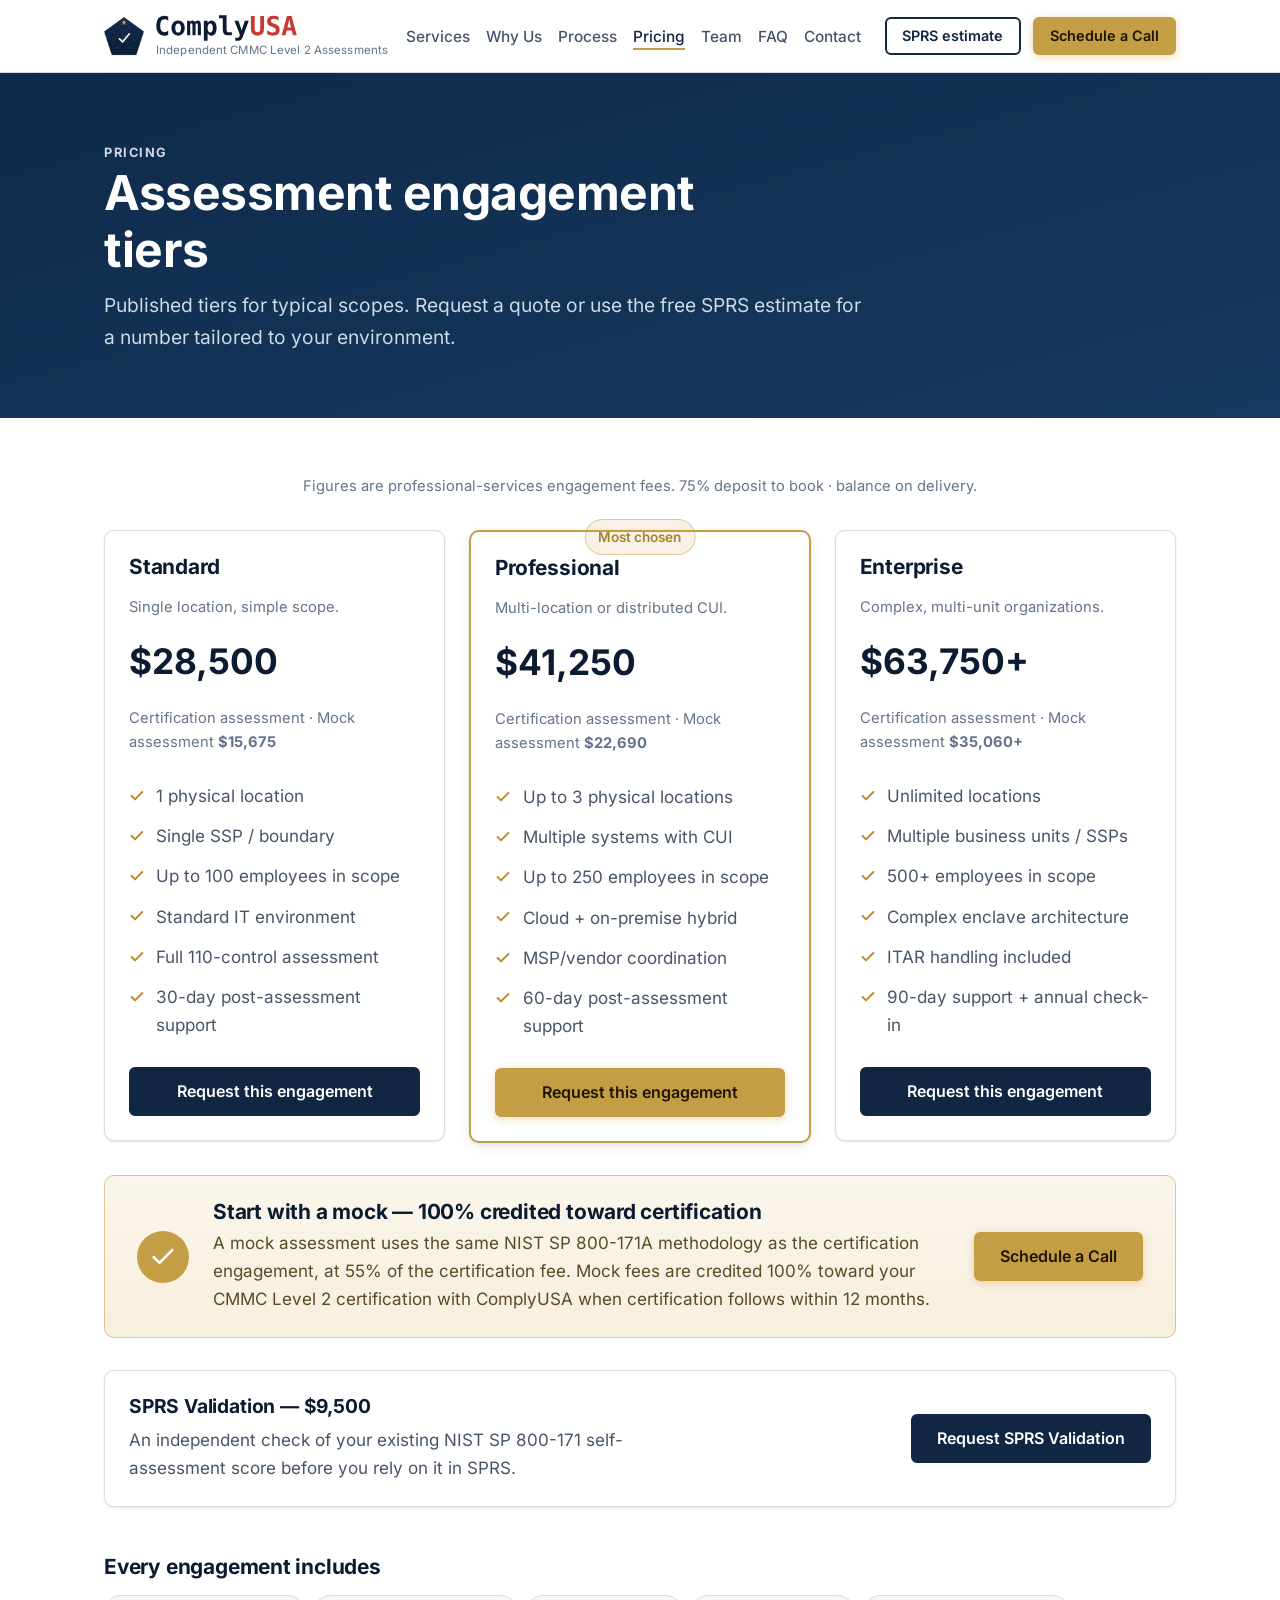
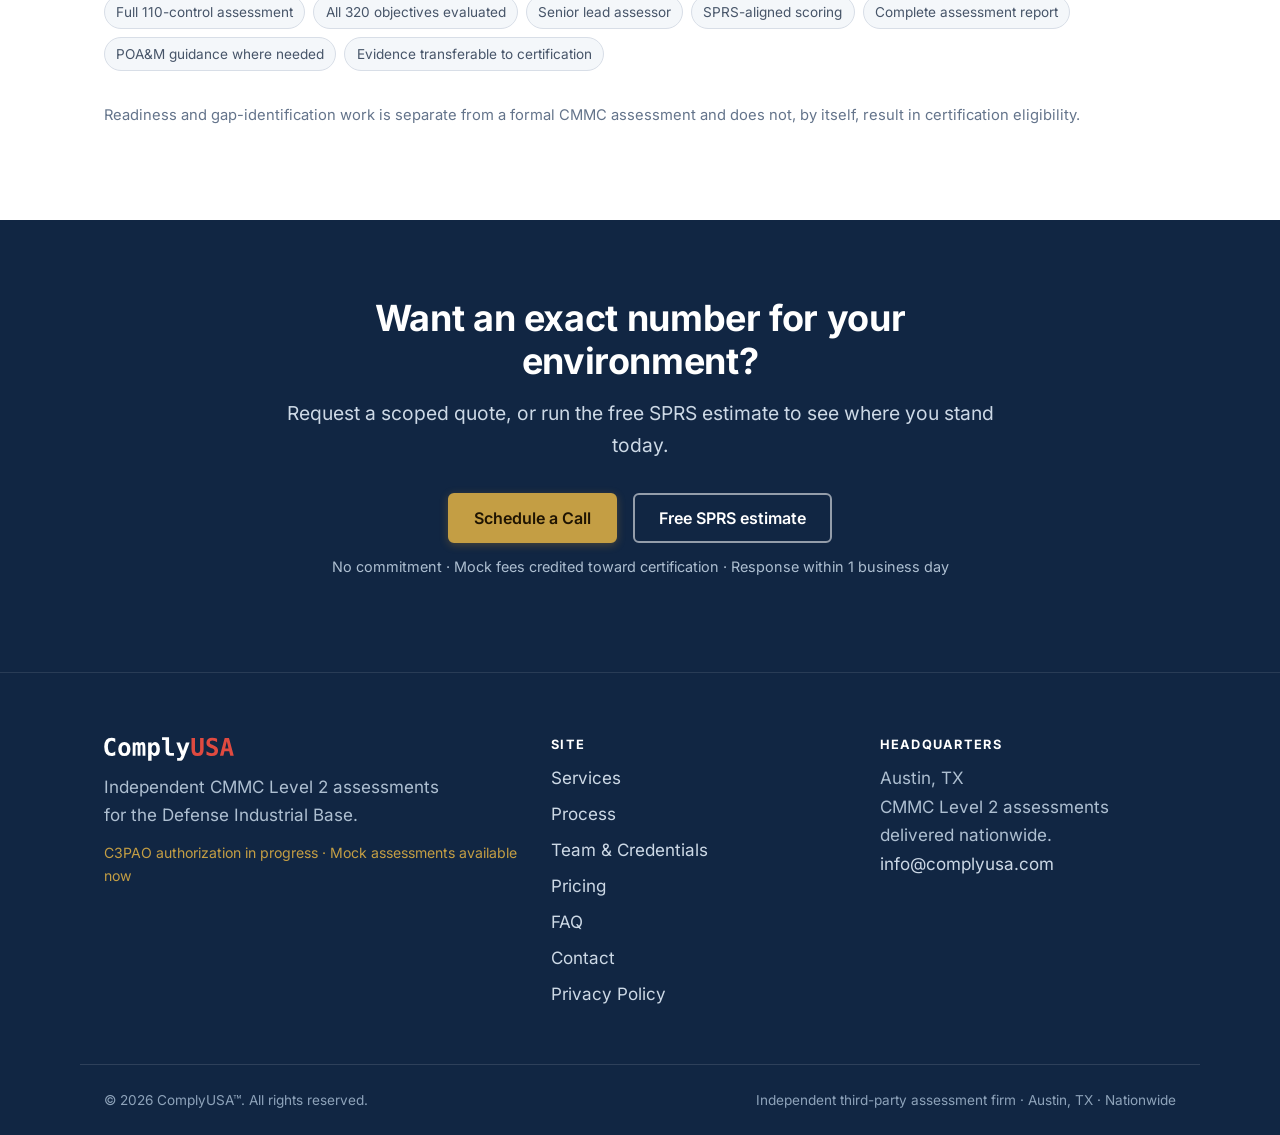
<file: pricing/index.html>
<!DOCTYPE html><html lang="en"><head><meta charset="utf-8"><meta name="viewport" content="width=device-width, initial-scale=1"><title>CMMC Level 2 Assessment Pricing | ComplyUSA™</title><meta name="description" content="Published pricing tiers for CMMC Level 2 assessment engagements. Start with a mock assessment — fees credited toward certification. Fixed scope, no surprise change orders."><link rel="canonical" href="https://complyusa.com/pricing/"><!-- Security: Content-Security-Policy is emitted per page by Astro (astro.config.mjs → security.csp).
         HSTS and frame-ancestors need response headers, which GitHub Pages does not allow. --><meta name="referrer" content="strict-origin-when-cross-origin"><!-- Icons --><link rel="icon" href="/brand/favicon-32.png" sizes="32x32" type="image/png"><link rel="icon" href="/brand/favicon-48.png" sizes="48x48" type="image/png"><link rel="apple-touch-icon" href="/brand/apple-touch-icon.png"><!-- Open Graph --><meta property="og:type" content="website"><meta property="og:site_name" content="ComplyUSA"><meta property="og:title" content="CMMC Level 2 Assessment Pricing | ComplyUSA™"><meta property="og:description" content="Published pricing tiers for CMMC Level 2 assessment engagements. Start with a mock assessment — fees credited toward certification. Fixed scope, no surprise change orders."><meta property="og:url" content="https://complyusa.com/pricing/"><meta property="og:image" content="https://complyusa.com/og-image.png"><!-- Twitter --><meta name="twitter:card" content="summary_large_image"><meta name="twitter:title" content="CMMC Level 2 Assessment Pricing | ComplyUSA™"><meta name="twitter:description" content="Published pricing tiers for CMMC Level 2 assessment engagements. Start with a mock assessment — fees credited toward certification. Fixed scope, no surprise change orders."><meta name="twitter:image" content="https://complyusa.com/og-image.png"><!-- Fonts: Inter is self-hosted from /fonts with a system-stack fallback;
         no third-party font requests. --><link rel="preload" href="/fonts/inter-latin-wght-normal.woff2" as="font" type="font/woff2" crossorigin><meta http-equiv="content-security-policy" content="default-src 'self';img-src 'self' data: https://*.hcaptcha.com;font-src 'self';connect-src 'self' https://api.web3forms.com https://hcaptcha.com https://*.hcaptcha.com;frame-src https://hcaptcha.com https://*.hcaptcha.com;form-action 'self' https://api.web3forms.com;base-uri 'self';object-src 'none';upgrade-insecure-requests; script-src 'self' https://web3forms.com https://hcaptcha.com https://*.hcaptcha.com 'sha256-05hN5lvhONOAZGl/Y3GyFjNIpvWKajV6Lsqg2jmq0Ow=' 'sha256-Wow6AhREcFb9SdxBmSPcfN3NGvc3m2nv8CtPPSmdKe0=' 'sha256-QsMi7ZqGe4ldI/uWz6auwMzgMSiX2HN8IaI9NysrnPU=' 'sha256-xIb/Pa7FUshAu4ihwjchYcQpyCI8eS8kt40GpOAYCz8=' 'sha256-1BvDVWLr3QCC20uHhUDi27eDFVJpk1uMQJGIWKUks2I=' 'sha256-kmZE/W8I1iuTnl1b3yqzv9/DQZenPngd3NjSKMQl7y0=' 'sha256-Y8t0ntteBwH+PqGKUyjWW3CAk+BNJKSoQc0xZ68FjhM=' 'sha256-0O7iB6zr9x0r6X6eWYITC9V5q+yWCGAoFvcysBGbY9Q='; style-src 'self' https://hcaptcha.com https://*.hcaptcha.com ; style-src-attr 'unsafe-inline';"><link rel="stylesheet" href="/_astro/BaseLayout.RYptAzWI.css"></head><body><a class="skip-link" href="#main">Skip to content</a><header class="site-header" data-astro-cid-nen7h5rs><div class="container site-header__inner" data-astro-cid-nen7h5rs><a class="brand" href="/" aria-label="ComplyUSA home" data-astro-cid-nen7h5rs><img class="brand__mark" src="/brand/icon-256.png" width="40" height="40" alt="" data-astro-cid-nen7h5rs><span class="brand__text" data-astro-cid-nen7h5rs><img class="brand-word" src="/brand/wordmark-light.svg" width="140" height="26" alt="ComplyUSA" data-astro-cid-nen7h5rs><span class="brand__tag" data-astro-cid-nen7h5rs>Independent CMMC Level 2 Assessments</span></span></a><button class="nav-toggle" aria-expanded="false" aria-controls="primary-nav" aria-label="Open menu" data-astro-cid-nen7h5rs><span class="nav-toggle__bar" data-astro-cid-nen7h5rs></span><span class="nav-toggle__bar" data-astro-cid-nen7h5rs></span><span class="nav-toggle__bar" data-astro-cid-nen7h5rs></span></button><nav class="primary-nav" id="primary-nav" aria-label="Primary" data-astro-cid-nen7h5rs><ul data-astro-cid-nen7h5rs><li data-astro-cid-nen7h5rs><a href="/services/" data-astro-cid-nen7h5rs>Services</a></li><li data-astro-cid-nen7h5rs><a href="/why-us/" data-astro-cid-nen7h5rs>Why Us</a></li><li data-astro-cid-nen7h5rs><a href="/process/" data-astro-cid-nen7h5rs>Process</a></li><li data-astro-cid-nen7h5rs><a href="/pricing/" aria-current="page" data-astro-cid-nen7h5rs>Pricing</a></li><li data-astro-cid-nen7h5rs><a href="/team/" data-astro-cid-nen7h5rs>Team</a></li><li data-astro-cid-nen7h5rs><a href="/faq/" data-astro-cid-nen7h5rs>FAQ</a></li><li data-astro-cid-nen7h5rs><a href="/contact/" data-astro-cid-nen7h5rs>Contact</a></li></ul><div class="primary-nav__cta" data-astro-cid-nen7h5rs><a class="btn btn--outline btn--sm" href="/sprs-estimate/" data-astro-cid-nen7h5rs>SPRS estimate</a><a class="btn btn--primary btn--sm" href="https://bookings.cloud.microsoft/book/BookingPage@onsupport.com/" target="_blank" rel="noopener noreferrer" data-astro-cid-nen7h5rs>Schedule a Call</a></div></nav></div></header><script type="module">var e=document.querySelector(`.nav-toggle`),t=document.getElementById(`primary-nav`);e&&t&&(e.addEventListener(`click`,()=>{let n=t.classList.toggle(`is-open`);e.setAttribute(`aria-expanded`,String(n)),e.setAttribute(`aria-label`,n?`Close menu`:`Open menu`)}),t.querySelectorAll(`a`).forEach(n=>n.addEventListener(`click`,()=>{t.classList.remove(`is-open`),e.setAttribute(`aria-expanded`,`false`),e.setAttribute(`aria-label`,`Open menu`)})));</script><main id="main"><header class="page-head"><div class="container"><p class="eyebrow">Pricing</p><h1>Assessment engagement tiers</h1><p class="lead">Published tiers for typical scopes. Request a quote or use the free SPRS estimate for a number tailored to your environment.</p></div></header><section class="section"><div class="container"><p class="form-note text-center" style="margin-bottom:var(--sp-6)"><!-- {site.pricingNote} -->Figures are professional-services engagement fees. 75% deposit to book · balance on delivery.</p><div class="price-grid"><article class="card price-card"><h2 style="font-size:1.3rem">Standard</h2><p class="form-note" style="margin:0 0 var(--sp-3)">Single location, simple scope.</p><p class="price-card__amount">$28,500</p><p class="form-note" style="margin:0 0 var(--sp-3)">Certification assessment · Mock assessment <strong>$15,675</strong></p><ul class="checklist"><li>1 physical location</li><li>Single SSP / boundary</li><li>Up to 100 employees in scope</li><li>Standard IT environment</li><li>Full 110-control assessment</li><li>30-day post-assessment support</li></ul><a class="btn btn--solid" href="/contact/">Request this engagement</a></article><article class="card price-card price-card--popular"><span class="badge badge--accent price-card__badge">Most chosen</span><h2 style="font-size:1.3rem">Professional</h2><p class="form-note" style="margin:0 0 var(--sp-3)">Multi-location or distributed CUI.</p><p class="price-card__amount">$41,250</p><p class="form-note" style="margin:0 0 var(--sp-3)">Certification assessment · Mock assessment <strong>$22,690</strong></p><ul class="checklist"><li>Up to 3 physical locations</li><li>Multiple systems with CUI</li><li>Up to 250 employees in scope</li><li>Cloud + on-premise hybrid</li><li>MSP/vendor coordination</li><li>60-day post-assessment support</li></ul><a class="btn btn--primary" href="/contact/">Request this engagement</a></article><article class="card price-card"><h2 style="font-size:1.3rem">Enterprise</h2><p class="form-note" style="margin:0 0 var(--sp-3)">Complex, multi-unit organizations.</p><p class="price-card__amount">$63,750+</p><p class="form-note" style="margin:0 0 var(--sp-3)">Certification assessment · Mock assessment <strong>$35,060+</strong></p><ul class="checklist"><li>Unlimited locations</li><li>Multiple business units / SSPs</li><li>500+ employees in scope</li><li>Complex enclave architecture</li><li>ITAR handling included</li><li>90-day support + annual check-in</li></ul><a class="btn btn--solid" href="/contact/">Request this engagement</a></article></div><!-- Mock assessment — risk-reversal offer --><div class="offer" style="margin-top:var(--sp-6)"><span class="offer__mark" aria-hidden="true"><svg viewBox="0 0 24 24" fill="none" stroke="currentColor" stroke-width="2.2" stroke-linecap="round" stroke-linejoin="round"><path d="M20 6 9 17l-5-5"></path></svg></span><div><h3>Start with a mock — 100% credited toward certification</h3><p>A mock assessment uses the same NIST SP 800-171A methodology as the certification engagement, at 55% of the certification fee. Mock fees are credited 100% toward your CMMC Level 2 certification with ComplyUSA when certification follows within 12 months.</p></div><a class="btn btn--primary" href="https://bookings.cloud.microsoft/book/BookingPage@onsupport.com/" target="_blank" rel="noopener noreferrer">Schedule a Call</a></div><div class="card" style="margin-top:var(--sp-6);display:flex;flex-wrap:wrap;align-items:center;justify-content:space-between;gap:var(--sp-4)"><div style="max-width:52ch"><h3 style="font-size:1.2rem;margin-bottom:var(--sp-2)">SPRS Validation — $9,500</h3><p class="mb-0">An independent check of your existing NIST SP 800-171 self-assessment score before you rely on it in SPRS.</p></div><a class="btn btn--solid" href="/contact/">Request SPRS Validation</a></div><!-- What's included --><div style="margin-top:var(--sp-7)"><h2 style="font-size:1.3rem">Every engagement includes</h2><ul class="pill-list"><li><span class="pill">Full 110-control assessment</span></li><li><span class="pill">All 320 objectives evaluated</span></li><li><span class="pill">Senior lead assessor</span></li><li><span class="pill">SPRS-aligned scoring</span></li><li><span class="pill">Complete assessment report</span></li><li><span class="pill">POA&amp;M guidance where needed</span></li><li><span class="pill">Evidence transferable to certification</span></li></ul></div><p class="form-note" style="margin-top:var(--sp-6)">Readiness and gap-identification work is separate from a formal CMMC assessment and does not, by itself, result in certification eligibility.</p></div></section><section class="section section--navy"><div class="container narrow text-center"><h2>Want an exact number for your environment?</h2><p class="lead">Request a scoped quote, or run the free SPRS estimate to see where you stand today.</p><div class="center-cta"><a class="btn btn--primary" href="https://bookings.cloud.microsoft/book/BookingPage@onsupport.com/" target="_blank" rel="noopener noreferrer">Schedule a Call</a><a class="btn btn--outline" href="/sprs-estimate/">Free SPRS estimate</a></div><p class="cta-microcopy">No commitment · Mock fees credited toward certification · Response within 1 business day</p></div></section></main><footer class="site-footer" data-astro-cid-jo6i4kqk><div class="container site-footer__grid" data-astro-cid-jo6i4kqk><div data-astro-cid-jo6i4kqk><img class="footer-word" src="/brand/wordmark-dark.svg" width="130" height="24" alt="ComplyUSA" data-astro-cid-jo6i4kqk><p class="footer-desc" data-astro-cid-jo6i4kqk>Independent CMMC Level 2 assessments for the Defense Industrial Base.</p><p class="footer-status" data-astro-cid-jo6i4kqk>C3PAO authorization in progress · Mock assessments available now</p></div><nav aria-label="Footer" data-astro-cid-jo6i4kqk><h2 class="footer-h" data-astro-cid-jo6i4kqk>Site</h2><ul data-astro-cid-jo6i4kqk><li data-astro-cid-jo6i4kqk><a href="/services/" data-astro-cid-jo6i4kqk>Services</a></li><li data-astro-cid-jo6i4kqk><a href="/process/" data-astro-cid-jo6i4kqk>Process</a></li><li data-astro-cid-jo6i4kqk><a href="/team/" data-astro-cid-jo6i4kqk>Team &amp; Credentials</a></li><li data-astro-cid-jo6i4kqk><a href="/pricing/" data-astro-cid-jo6i4kqk>Pricing</a></li><li data-astro-cid-jo6i4kqk><a href="/faq/" data-astro-cid-jo6i4kqk>FAQ</a></li><li data-astro-cid-jo6i4kqk><a href="/contact/" data-astro-cid-jo6i4kqk>Contact</a></li><li data-astro-cid-jo6i4kqk><a href="/privacy/" data-astro-cid-jo6i4kqk>Privacy Policy</a></li></ul></nav><div data-astro-cid-jo6i4kqk><h2 class="footer-h" data-astro-cid-jo6i4kqk>Headquarters</h2><address class="footer-address" data-astro-cid-jo6i4kqk>Austin, TX<br data-astro-cid-jo6i4kqk>CMMC Level 2 assessments delivered nationwide.<br data-astro-cid-jo6i4kqk><a href="mailto:info@complyusa.com" data-astro-cid-jo6i4kqk>info@complyusa.com</a></address></div></div><div class="container footer-bottom" data-astro-cid-jo6i4kqk><p data-astro-cid-jo6i4kqk>© 2026 ComplyUSA™. All rights reserved.</p><p data-astro-cid-jo6i4kqk>Independent third-party assessment firm · Austin, TX · Nationwide</p></div></footer><div class="mobile-cta" role="region" aria-label="Quick actions"><a class="btn btn--outline btn--sm" href="/sprs-estimate/">SPRS estimate</a><a class="btn btn--primary btn--sm" href="https://bookings.cloud.microsoft/book/BookingPage@onsupport.com/" target="_blank" rel="noopener noreferrer">Schedule a Call</a></div></body></html>
</file>
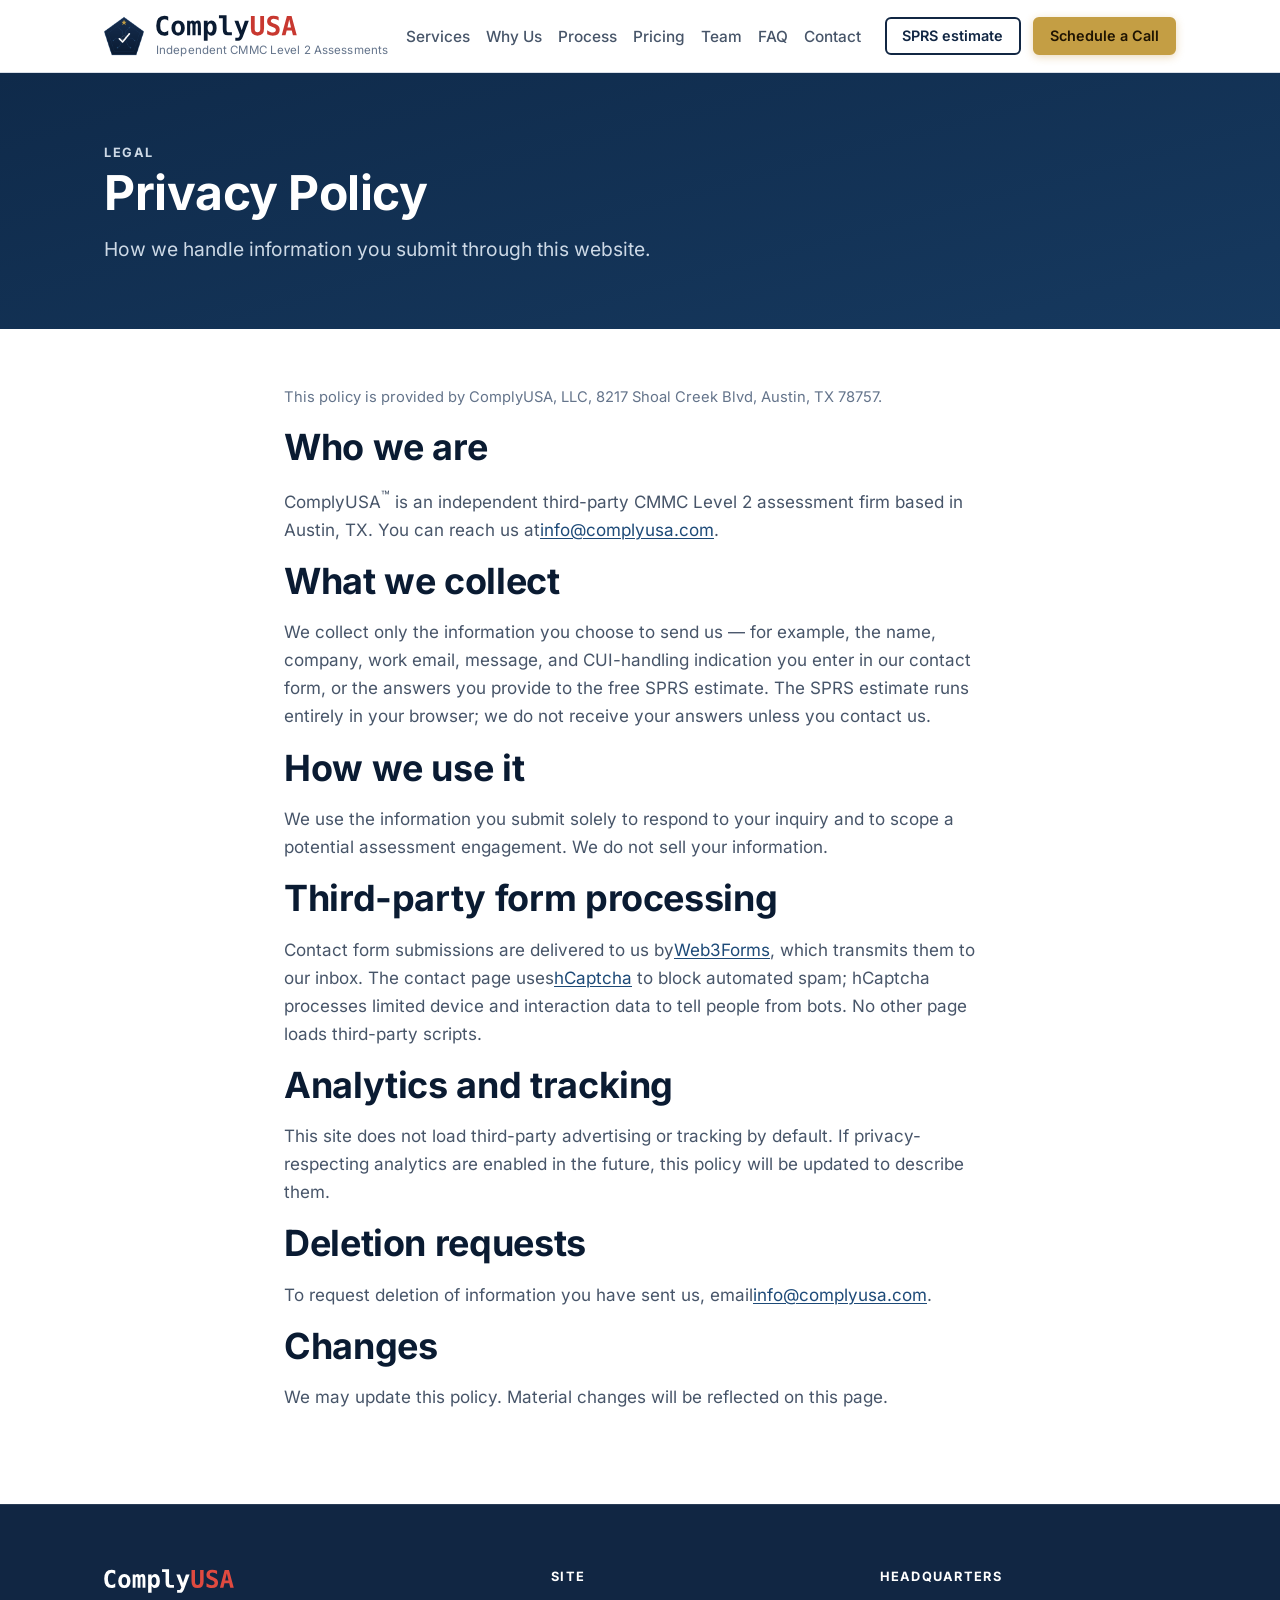
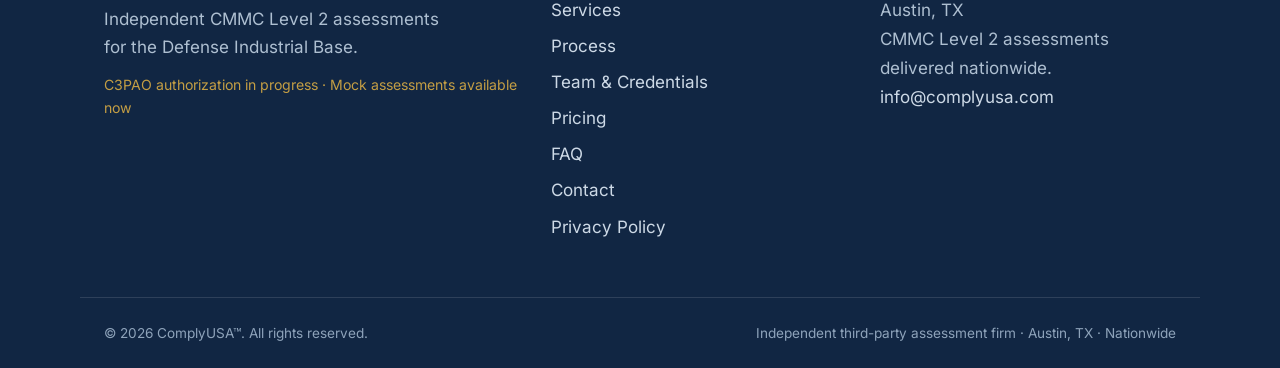
<file: privacy/index.html>
<!DOCTYPE html><html lang="en"><head><meta charset="utf-8"><meta name="viewport" content="width=device-width, initial-scale=1"><title>Privacy Policy | ComplyUSA™</title><meta name="description" content="How ComplyUSA handles information submitted through this website."><link rel="canonical" href="https://complyusa.com/privacy/"><!-- Security: Content-Security-Policy is emitted per page by Astro (astro.config.mjs → security.csp).
         HSTS and frame-ancestors need response headers, which GitHub Pages does not allow. --><meta name="referrer" content="strict-origin-when-cross-origin"><!-- Icons --><link rel="icon" href="/brand/favicon-32.png" sizes="32x32" type="image/png"><link rel="icon" href="/brand/favicon-48.png" sizes="48x48" type="image/png"><link rel="apple-touch-icon" href="/brand/apple-touch-icon.png"><!-- Open Graph --><meta property="og:type" content="website"><meta property="og:site_name" content="ComplyUSA"><meta property="og:title" content="Privacy Policy | ComplyUSA™"><meta property="og:description" content="How ComplyUSA handles information submitted through this website."><meta property="og:url" content="https://complyusa.com/privacy/"><meta property="og:image" content="https://complyusa.com/og-image.png"><!-- Twitter --><meta name="twitter:card" content="summary_large_image"><meta name="twitter:title" content="Privacy Policy | ComplyUSA™"><meta name="twitter:description" content="How ComplyUSA handles information submitted through this website."><meta name="twitter:image" content="https://complyusa.com/og-image.png"><!-- Fonts: Inter is self-hosted from /fonts with a system-stack fallback;
         no third-party font requests. --><link rel="preload" href="/fonts/inter-latin-wght-normal.woff2" as="font" type="font/woff2" crossorigin><meta http-equiv="content-security-policy" content="default-src 'self';img-src 'self' data: https://*.hcaptcha.com;font-src 'self';connect-src 'self' https://api.web3forms.com https://hcaptcha.com https://*.hcaptcha.com;frame-src https://hcaptcha.com https://*.hcaptcha.com;form-action 'self' https://api.web3forms.com;base-uri 'self';object-src 'none';upgrade-insecure-requests; script-src 'self' https://web3forms.com https://hcaptcha.com https://*.hcaptcha.com 'sha256-05hN5lvhONOAZGl/Y3GyFjNIpvWKajV6Lsqg2jmq0Ow=' 'sha256-Wow6AhREcFb9SdxBmSPcfN3NGvc3m2nv8CtPPSmdKe0=' 'sha256-QsMi7ZqGe4ldI/uWz6auwMzgMSiX2HN8IaI9NysrnPU=' 'sha256-xIb/Pa7FUshAu4ihwjchYcQpyCI8eS8kt40GpOAYCz8=' 'sha256-1BvDVWLr3QCC20uHhUDi27eDFVJpk1uMQJGIWKUks2I=' 'sha256-kmZE/W8I1iuTnl1b3yqzv9/DQZenPngd3NjSKMQl7y0=' 'sha256-Y8t0ntteBwH+PqGKUyjWW3CAk+BNJKSoQc0xZ68FjhM=' 'sha256-0O7iB6zr9x0r6X6eWYITC9V5q+yWCGAoFvcysBGbY9Q='; style-src 'self' https://hcaptcha.com https://*.hcaptcha.com ; style-src-attr 'unsafe-inline';"><link rel="stylesheet" href="/_astro/BaseLayout.RYptAzWI.css"></head><body><a class="skip-link" href="#main">Skip to content</a><header class="site-header" data-astro-cid-nen7h5rs><div class="container site-header__inner" data-astro-cid-nen7h5rs><a class="brand" href="/" aria-label="ComplyUSA home" data-astro-cid-nen7h5rs><img class="brand__mark" src="/brand/icon-256.png" width="40" height="40" alt="" data-astro-cid-nen7h5rs><span class="brand__text" data-astro-cid-nen7h5rs><img class="brand-word" src="/brand/wordmark-light.svg" width="140" height="26" alt="ComplyUSA" data-astro-cid-nen7h5rs><span class="brand__tag" data-astro-cid-nen7h5rs>Independent CMMC Level 2 Assessments</span></span></a><button class="nav-toggle" aria-expanded="false" aria-controls="primary-nav" aria-label="Open menu" data-astro-cid-nen7h5rs><span class="nav-toggle__bar" data-astro-cid-nen7h5rs></span><span class="nav-toggle__bar" data-astro-cid-nen7h5rs></span><span class="nav-toggle__bar" data-astro-cid-nen7h5rs></span></button><nav class="primary-nav" id="primary-nav" aria-label="Primary" data-astro-cid-nen7h5rs><ul data-astro-cid-nen7h5rs><li data-astro-cid-nen7h5rs><a href="/services/" data-astro-cid-nen7h5rs>Services</a></li><li data-astro-cid-nen7h5rs><a href="/why-us/" data-astro-cid-nen7h5rs>Why Us</a></li><li data-astro-cid-nen7h5rs><a href="/process/" data-astro-cid-nen7h5rs>Process</a></li><li data-astro-cid-nen7h5rs><a href="/pricing/" data-astro-cid-nen7h5rs>Pricing</a></li><li data-astro-cid-nen7h5rs><a href="/team/" data-astro-cid-nen7h5rs>Team</a></li><li data-astro-cid-nen7h5rs><a href="/faq/" data-astro-cid-nen7h5rs>FAQ</a></li><li data-astro-cid-nen7h5rs><a href="/contact/" data-astro-cid-nen7h5rs>Contact</a></li></ul><div class="primary-nav__cta" data-astro-cid-nen7h5rs><a class="btn btn--outline btn--sm" href="/sprs-estimate/" data-astro-cid-nen7h5rs>SPRS estimate</a><a class="btn btn--primary btn--sm" href="https://bookings.cloud.microsoft/book/BookingPage@onsupport.com/" target="_blank" rel="noopener noreferrer" data-astro-cid-nen7h5rs>Schedule a Call</a></div></nav></div></header><script type="module">var e=document.querySelector(`.nav-toggle`),t=document.getElementById(`primary-nav`);e&&t&&(e.addEventListener(`click`,()=>{let n=t.classList.toggle(`is-open`);e.setAttribute(`aria-expanded`,String(n)),e.setAttribute(`aria-label`,n?`Close menu`:`Open menu`)}),t.querySelectorAll(`a`).forEach(n=>n.addEventListener(`click`,()=>{t.classList.remove(`is-open`),e.setAttribute(`aria-expanded`,`false`),e.setAttribute(`aria-label`,`Open menu`)})));</script><main id="main"><header class="page-head"><div class="container"><p class="eyebrow">Legal</p><h1>Privacy Policy</h1><p class="lead">How we handle information you submit through this website.</p></div></header><section class="section"><div class="container narrow"><p class="form-note">This policy is provided by ComplyUSA, LLC, 8217 Shoal Creek Blvd, Austin, TX 78757.</p><h2>Who we are</h2><p>ComplyUSA<sup>™</sup> is an independent third-party CMMC Level 2 assessment firm based in Austin, TX. You can reach us at<a href="mailto:info@complyusa.com">info@complyusa.com</a>.</p><h2>What we collect</h2><p>We collect only the information you choose to send us — for example, the name, company, work email, message, and CUI-handling indication you enter in our contact form, or the answers you provide to the free SPRS estimate. The SPRS estimate runs entirely in your browser; we do not receive your answers unless you contact us.</p><h2>How we use it</h2><p>We use the information you submit solely to respond to your inquiry and to scope a potential assessment engagement. We do not sell your information.</p><h2>Third-party form processing</h2><p>Contact form submissions are delivered to us by<a href="https://web3forms.com/privacy" rel="noopener noreferrer">Web3Forms</a>, which transmits them to our inbox. The contact page uses<a href="https://www.hcaptcha.com/privacy" rel="noopener noreferrer">hCaptcha</a> to block automated spam; hCaptcha processes limited device and interaction data to tell people from bots. No other page loads third-party scripts.</p><h2>Analytics and tracking</h2><p>This site does not load third-party advertising or tracking by default. If privacy-respecting analytics are enabled in the future, this policy will be updated to describe them.</p><h2>Deletion requests</h2><p>To request deletion of information you have sent us, email<a href="mailto:info@complyusa.com">info@complyusa.com</a>.</p><h2>Changes</h2><p>We may update this policy. Material changes will be reflected on this page.</p></div></section></main><footer class="site-footer" data-astro-cid-jo6i4kqk><div class="container site-footer__grid" data-astro-cid-jo6i4kqk><div data-astro-cid-jo6i4kqk><img class="footer-word" src="/brand/wordmark-dark.svg" width="130" height="24" alt="ComplyUSA" data-astro-cid-jo6i4kqk><p class="footer-desc" data-astro-cid-jo6i4kqk>Independent CMMC Level 2 assessments for the Defense Industrial Base.</p><p class="footer-status" data-astro-cid-jo6i4kqk>C3PAO authorization in progress · Mock assessments available now</p></div><nav aria-label="Footer" data-astro-cid-jo6i4kqk><h2 class="footer-h" data-astro-cid-jo6i4kqk>Site</h2><ul data-astro-cid-jo6i4kqk><li data-astro-cid-jo6i4kqk><a href="/services/" data-astro-cid-jo6i4kqk>Services</a></li><li data-astro-cid-jo6i4kqk><a href="/process/" data-astro-cid-jo6i4kqk>Process</a></li><li data-astro-cid-jo6i4kqk><a href="/team/" data-astro-cid-jo6i4kqk>Team &amp; Credentials</a></li><li data-astro-cid-jo6i4kqk><a href="/pricing/" data-astro-cid-jo6i4kqk>Pricing</a></li><li data-astro-cid-jo6i4kqk><a href="/faq/" data-astro-cid-jo6i4kqk>FAQ</a></li><li data-astro-cid-jo6i4kqk><a href="/contact/" data-astro-cid-jo6i4kqk>Contact</a></li><li data-astro-cid-jo6i4kqk><a href="/privacy/" data-astro-cid-jo6i4kqk>Privacy Policy</a></li></ul></nav><div data-astro-cid-jo6i4kqk><h2 class="footer-h" data-astro-cid-jo6i4kqk>Headquarters</h2><address class="footer-address" data-astro-cid-jo6i4kqk>Austin, TX<br data-astro-cid-jo6i4kqk>CMMC Level 2 assessments delivered nationwide.<br data-astro-cid-jo6i4kqk><a href="mailto:info@complyusa.com" data-astro-cid-jo6i4kqk>info@complyusa.com</a></address></div></div><div class="container footer-bottom" data-astro-cid-jo6i4kqk><p data-astro-cid-jo6i4kqk>© 2026 ComplyUSA™. All rights reserved.</p><p data-astro-cid-jo6i4kqk>Independent third-party assessment firm · Austin, TX · Nationwide</p></div></footer><div class="mobile-cta" role="region" aria-label="Quick actions"><a class="btn btn--outline btn--sm" href="/sprs-estimate/">SPRS estimate</a><a class="btn btn--primary btn--sm" href="https://bookings.cloud.microsoft/book/BookingPage@onsupport.com/" target="_blank" rel="noopener noreferrer">Schedule a Call</a></div></body></html>
</file>
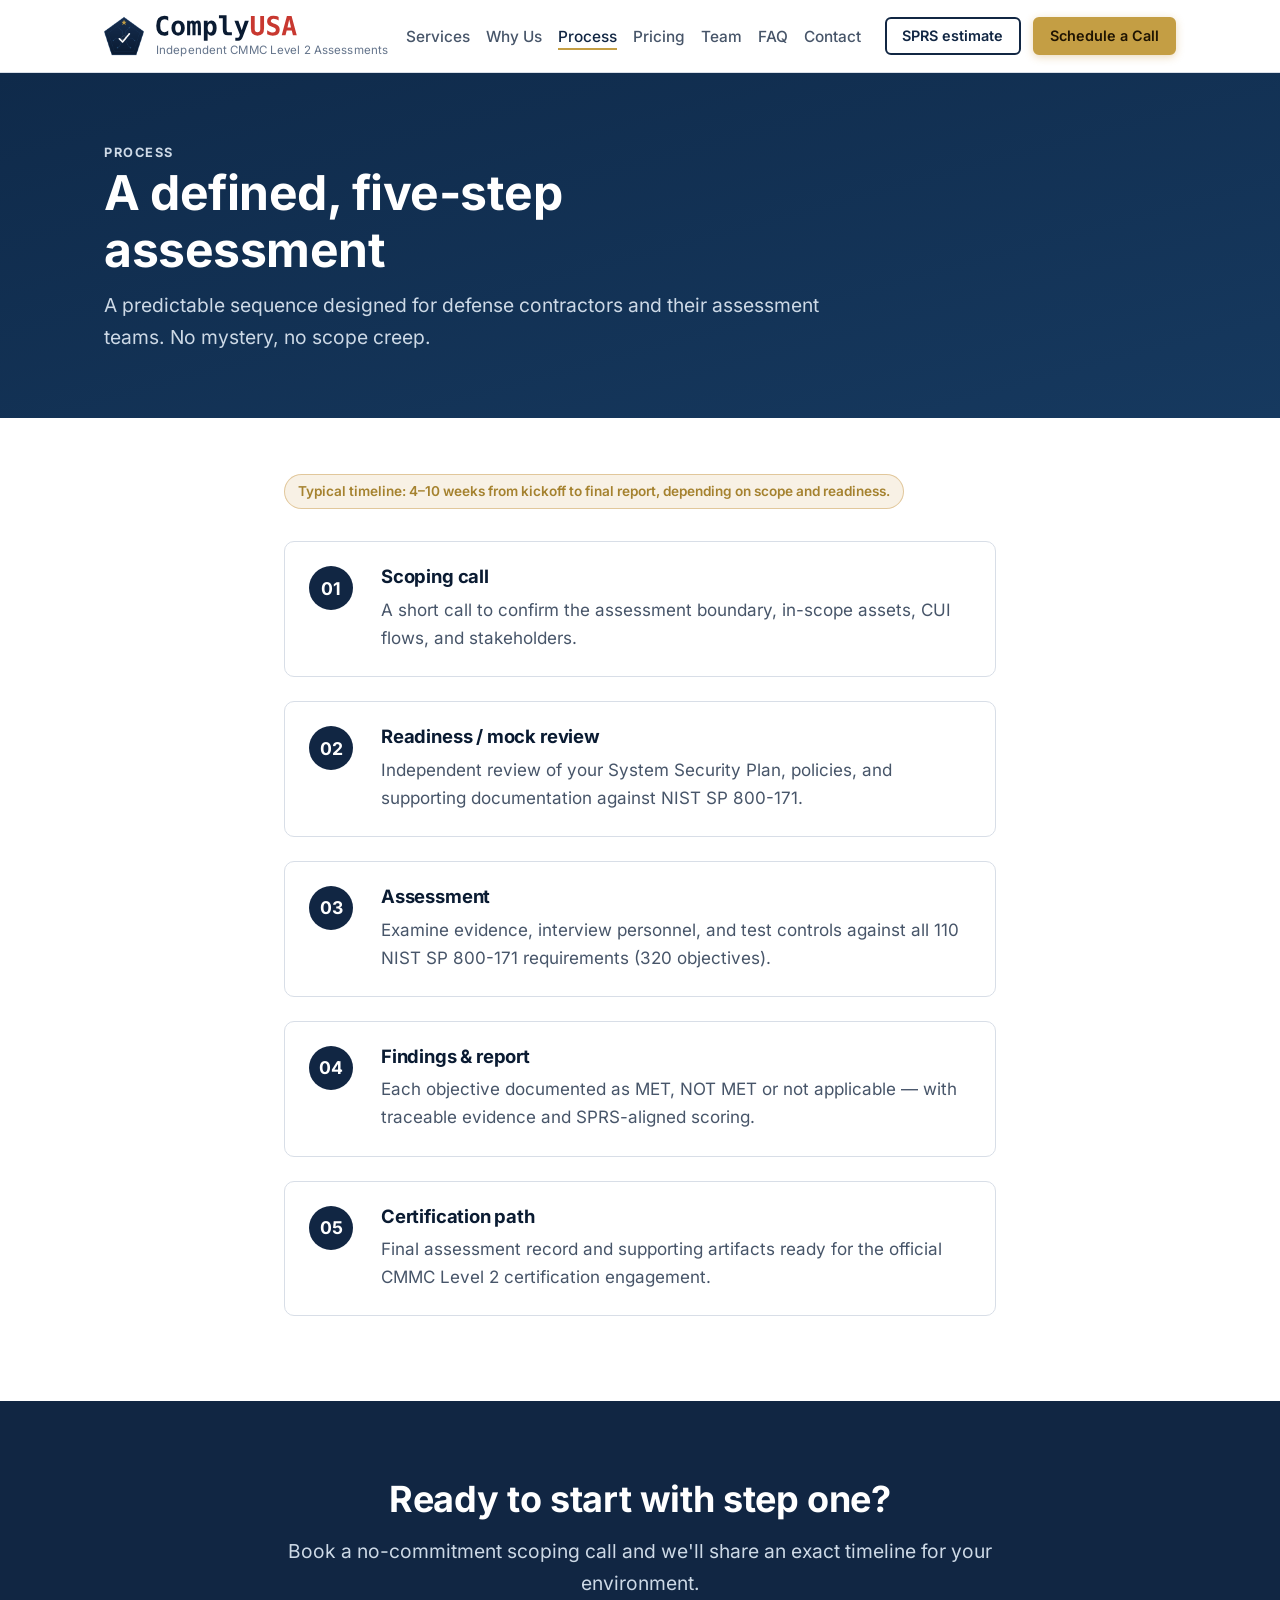
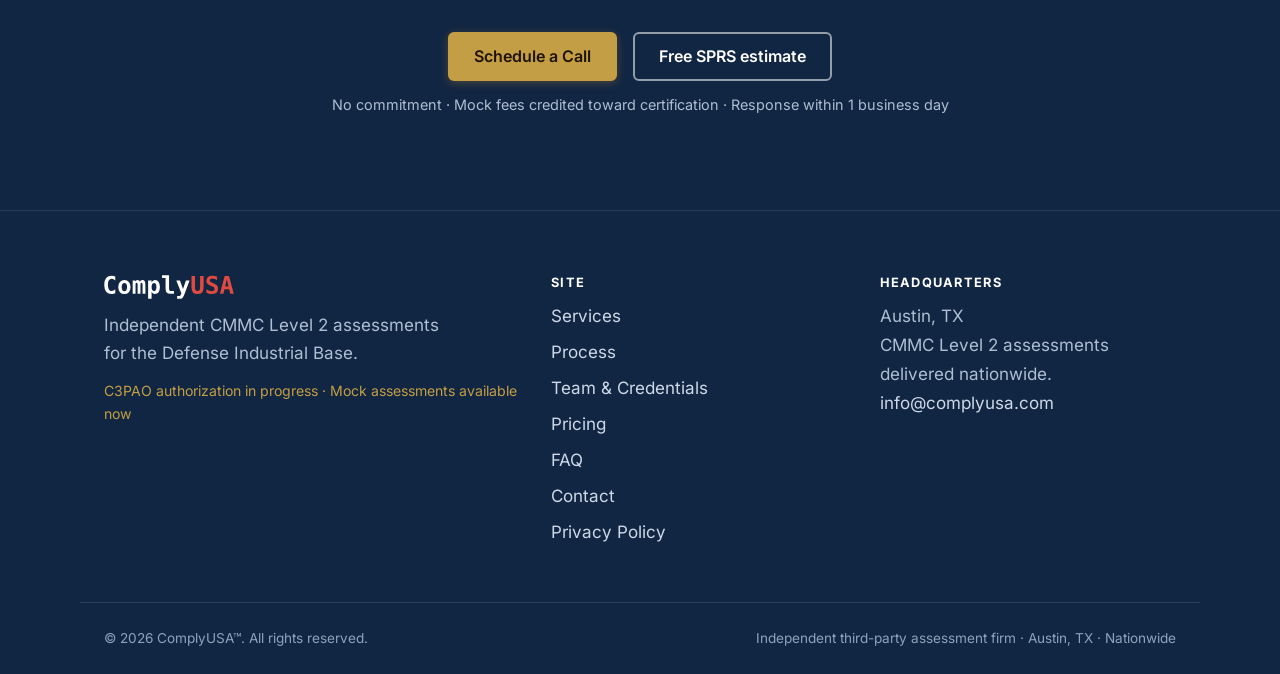
<file: process/index.html>
<!DOCTYPE html><html lang="en"><head><meta charset="utf-8"><meta name="viewport" content="width=device-width, initial-scale=1"><title>Our CMMC Level 2 Assessment Process | ComplyUSA™</title><meta name="description" content="A defined, five-step CMMC Level 2 assessment: scoping, readiness review, assessment, findings and report, and certification path — a predictable sequence with no scope creep."><link rel="canonical" href="https://complyusa.com/process/"><!-- Security: Content-Security-Policy is emitted per page by Astro (astro.config.mjs → security.csp).
         HSTS and frame-ancestors need response headers, which GitHub Pages does not allow. --><meta name="referrer" content="strict-origin-when-cross-origin"><!-- Icons --><link rel="icon" href="/brand/favicon-32.png" sizes="32x32" type="image/png"><link rel="icon" href="/brand/favicon-48.png" sizes="48x48" type="image/png"><link rel="apple-touch-icon" href="/brand/apple-touch-icon.png"><!-- Open Graph --><meta property="og:type" content="website"><meta property="og:site_name" content="ComplyUSA"><meta property="og:title" content="Our CMMC Level 2 Assessment Process | ComplyUSA™"><meta property="og:description" content="A defined, five-step CMMC Level 2 assessment: scoping, readiness review, assessment, findings and report, and certification path — a predictable sequence with no scope creep."><meta property="og:url" content="https://complyusa.com/process/"><meta property="og:image" content="https://complyusa.com/og-image.png"><!-- Twitter --><meta name="twitter:card" content="summary_large_image"><meta name="twitter:title" content="Our CMMC Level 2 Assessment Process | ComplyUSA™"><meta name="twitter:description" content="A defined, five-step CMMC Level 2 assessment: scoping, readiness review, assessment, findings and report, and certification path — a predictable sequence with no scope creep."><meta name="twitter:image" content="https://complyusa.com/og-image.png"><!-- Fonts: Inter is self-hosted from /fonts with a system-stack fallback;
         no third-party font requests. --><link rel="preload" href="/fonts/inter-latin-wght-normal.woff2" as="font" type="font/woff2" crossorigin><meta http-equiv="content-security-policy" content="default-src 'self';img-src 'self' data: https://*.hcaptcha.com;font-src 'self';connect-src 'self' https://api.web3forms.com https://hcaptcha.com https://*.hcaptcha.com;frame-src https://hcaptcha.com https://*.hcaptcha.com;form-action 'self' https://api.web3forms.com;base-uri 'self';object-src 'none';upgrade-insecure-requests; script-src 'self' https://web3forms.com https://hcaptcha.com https://*.hcaptcha.com 'sha256-05hN5lvhONOAZGl/Y3GyFjNIpvWKajV6Lsqg2jmq0Ow=' 'sha256-Wow6AhREcFb9SdxBmSPcfN3NGvc3m2nv8CtPPSmdKe0=' 'sha256-QsMi7ZqGe4ldI/uWz6auwMzgMSiX2HN8IaI9NysrnPU=' 'sha256-xIb/Pa7FUshAu4ihwjchYcQpyCI8eS8kt40GpOAYCz8=' 'sha256-1BvDVWLr3QCC20uHhUDi27eDFVJpk1uMQJGIWKUks2I=' 'sha256-kmZE/W8I1iuTnl1b3yqzv9/DQZenPngd3NjSKMQl7y0=' 'sha256-Y8t0ntteBwH+PqGKUyjWW3CAk+BNJKSoQc0xZ68FjhM=' 'sha256-0O7iB6zr9x0r6X6eWYITC9V5q+yWCGAoFvcysBGbY9Q='; style-src 'self' https://hcaptcha.com https://*.hcaptcha.com ; style-src-attr 'unsafe-inline';"><link rel="stylesheet" href="/_astro/BaseLayout.RYptAzWI.css"></head><body><a class="skip-link" href="#main">Skip to content</a><header class="site-header" data-astro-cid-nen7h5rs><div class="container site-header__inner" data-astro-cid-nen7h5rs><a class="brand" href="/" aria-label="ComplyUSA home" data-astro-cid-nen7h5rs><img class="brand__mark" src="/brand/icon-256.png" width="40" height="40" alt="" data-astro-cid-nen7h5rs><span class="brand__text" data-astro-cid-nen7h5rs><img class="brand-word" src="/brand/wordmark-light.svg" width="140" height="26" alt="ComplyUSA" data-astro-cid-nen7h5rs><span class="brand__tag" data-astro-cid-nen7h5rs>Independent CMMC Level 2 Assessments</span></span></a><button class="nav-toggle" aria-expanded="false" aria-controls="primary-nav" aria-label="Open menu" data-astro-cid-nen7h5rs><span class="nav-toggle__bar" data-astro-cid-nen7h5rs></span><span class="nav-toggle__bar" data-astro-cid-nen7h5rs></span><span class="nav-toggle__bar" data-astro-cid-nen7h5rs></span></button><nav class="primary-nav" id="primary-nav" aria-label="Primary" data-astro-cid-nen7h5rs><ul data-astro-cid-nen7h5rs><li data-astro-cid-nen7h5rs><a href="/services/" data-astro-cid-nen7h5rs>Services</a></li><li data-astro-cid-nen7h5rs><a href="/why-us/" data-astro-cid-nen7h5rs>Why Us</a></li><li data-astro-cid-nen7h5rs><a href="/process/" aria-current="page" data-astro-cid-nen7h5rs>Process</a></li><li data-astro-cid-nen7h5rs><a href="/pricing/" data-astro-cid-nen7h5rs>Pricing</a></li><li data-astro-cid-nen7h5rs><a href="/team/" data-astro-cid-nen7h5rs>Team</a></li><li data-astro-cid-nen7h5rs><a href="/faq/" data-astro-cid-nen7h5rs>FAQ</a></li><li data-astro-cid-nen7h5rs><a href="/contact/" data-astro-cid-nen7h5rs>Contact</a></li></ul><div class="primary-nav__cta" data-astro-cid-nen7h5rs><a class="btn btn--outline btn--sm" href="/sprs-estimate/" data-astro-cid-nen7h5rs>SPRS estimate</a><a class="btn btn--primary btn--sm" href="https://bookings.cloud.microsoft/book/BookingPage@onsupport.com/" target="_blank" rel="noopener noreferrer" data-astro-cid-nen7h5rs>Schedule a Call</a></div></nav></div></header><script type="module">var e=document.querySelector(`.nav-toggle`),t=document.getElementById(`primary-nav`);e&&t&&(e.addEventListener(`click`,()=>{let n=t.classList.toggle(`is-open`);e.setAttribute(`aria-expanded`,String(n)),e.setAttribute(`aria-label`,n?`Close menu`:`Open menu`)}),t.querySelectorAll(`a`).forEach(n=>n.addEventListener(`click`,()=>{t.classList.remove(`is-open`),e.setAttribute(`aria-expanded`,`false`),e.setAttribute(`aria-label`,`Open menu`)})));</script><main id="main"><header class="page-head"><div class="container"><p class="eyebrow">Process</p><h1>A defined, five-step assessment</h1><p class="lead">A predictable sequence designed for defense contractors and their assessment teams. No mystery, no scope creep.</p></div></header><section class="section"><div class="container narrow"><p class="badge badge--accent" style="margin-bottom:var(--sp-6)">Typical timeline: 4–10 weeks from kickoff to final report, depending on scope and readiness.</p><ol class="steps"><li class="step"><span class="step__num" aria-hidden="true">01</span><div><h2 style="font-size:1.15rem;margin:0 0 var(--sp-2)">Scoping call</h2><p class="mb-0">A short call to confirm the assessment boundary, in-scope assets, CUI flows, and stakeholders.</p></div></li><li class="step"><span class="step__num" aria-hidden="true">02</span><div><h2 style="font-size:1.15rem;margin:0 0 var(--sp-2)">Readiness / mock review</h2><p class="mb-0">Independent review of your System Security Plan, policies, and supporting documentation against NIST SP 800-171.</p></div></li><li class="step"><span class="step__num" aria-hidden="true">03</span><div><h2 style="font-size:1.15rem;margin:0 0 var(--sp-2)">Assessment</h2><p class="mb-0">Examine evidence, interview personnel, and test controls against all 110 NIST SP 800-171 requirements (320 objectives).</p></div></li><li class="step"><span class="step__num" aria-hidden="true">04</span><div><h2 style="font-size:1.15rem;margin:0 0 var(--sp-2)">Findings &amp; report</h2><p class="mb-0">Each objective documented as MET, NOT MET or not applicable — with traceable evidence and SPRS-aligned scoring.</p></div></li><li class="step"><span class="step__num" aria-hidden="true">05</span><div><h2 style="font-size:1.15rem;margin:0 0 var(--sp-2)">Certification path</h2><p class="mb-0">Final assessment record and supporting artifacts ready for the official CMMC Level 2 certification engagement.</p></div></li></ol></div></section><section class="section section--navy"><div class="container narrow text-center"><h2>Ready to start with step one?</h2><p class="lead">Book a no-commitment scoping call and we&#39;ll share an exact timeline for your environment.</p><div class="center-cta"><a class="btn btn--primary" href="https://bookings.cloud.microsoft/book/BookingPage@onsupport.com/" target="_blank" rel="noopener noreferrer">Schedule a Call</a><a class="btn btn--outline" href="/sprs-estimate/">Free SPRS estimate</a></div><p class="cta-microcopy">No commitment · Mock fees credited toward certification · Response within 1 business day</p></div></section></main><footer class="site-footer" data-astro-cid-jo6i4kqk><div class="container site-footer__grid" data-astro-cid-jo6i4kqk><div data-astro-cid-jo6i4kqk><img class="footer-word" src="/brand/wordmark-dark.svg" width="130" height="24" alt="ComplyUSA" data-astro-cid-jo6i4kqk><p class="footer-desc" data-astro-cid-jo6i4kqk>Independent CMMC Level 2 assessments for the Defense Industrial Base.</p><p class="footer-status" data-astro-cid-jo6i4kqk>C3PAO authorization in progress · Mock assessments available now</p></div><nav aria-label="Footer" data-astro-cid-jo6i4kqk><h2 class="footer-h" data-astro-cid-jo6i4kqk>Site</h2><ul data-astro-cid-jo6i4kqk><li data-astro-cid-jo6i4kqk><a href="/services/" data-astro-cid-jo6i4kqk>Services</a></li><li data-astro-cid-jo6i4kqk><a href="/process/" data-astro-cid-jo6i4kqk>Process</a></li><li data-astro-cid-jo6i4kqk><a href="/team/" data-astro-cid-jo6i4kqk>Team &amp; Credentials</a></li><li data-astro-cid-jo6i4kqk><a href="/pricing/" data-astro-cid-jo6i4kqk>Pricing</a></li><li data-astro-cid-jo6i4kqk><a href="/faq/" data-astro-cid-jo6i4kqk>FAQ</a></li><li data-astro-cid-jo6i4kqk><a href="/contact/" data-astro-cid-jo6i4kqk>Contact</a></li><li data-astro-cid-jo6i4kqk><a href="/privacy/" data-astro-cid-jo6i4kqk>Privacy Policy</a></li></ul></nav><div data-astro-cid-jo6i4kqk><h2 class="footer-h" data-astro-cid-jo6i4kqk>Headquarters</h2><address class="footer-address" data-astro-cid-jo6i4kqk>Austin, TX<br data-astro-cid-jo6i4kqk>CMMC Level 2 assessments delivered nationwide.<br data-astro-cid-jo6i4kqk><a href="mailto:info@complyusa.com" data-astro-cid-jo6i4kqk>info@complyusa.com</a></address></div></div><div class="container footer-bottom" data-astro-cid-jo6i4kqk><p data-astro-cid-jo6i4kqk>© 2026 ComplyUSA™. All rights reserved.</p><p data-astro-cid-jo6i4kqk>Independent third-party assessment firm · Austin, TX · Nationwide</p></div></footer><div class="mobile-cta" role="region" aria-label="Quick actions"><a class="btn btn--outline btn--sm" href="/sprs-estimate/">SPRS estimate</a><a class="btn btn--primary btn--sm" href="https://bookings.cloud.microsoft/book/BookingPage@onsupport.com/" target="_blank" rel="noopener noreferrer">Schedule a Call</a></div></body></html>
</file>
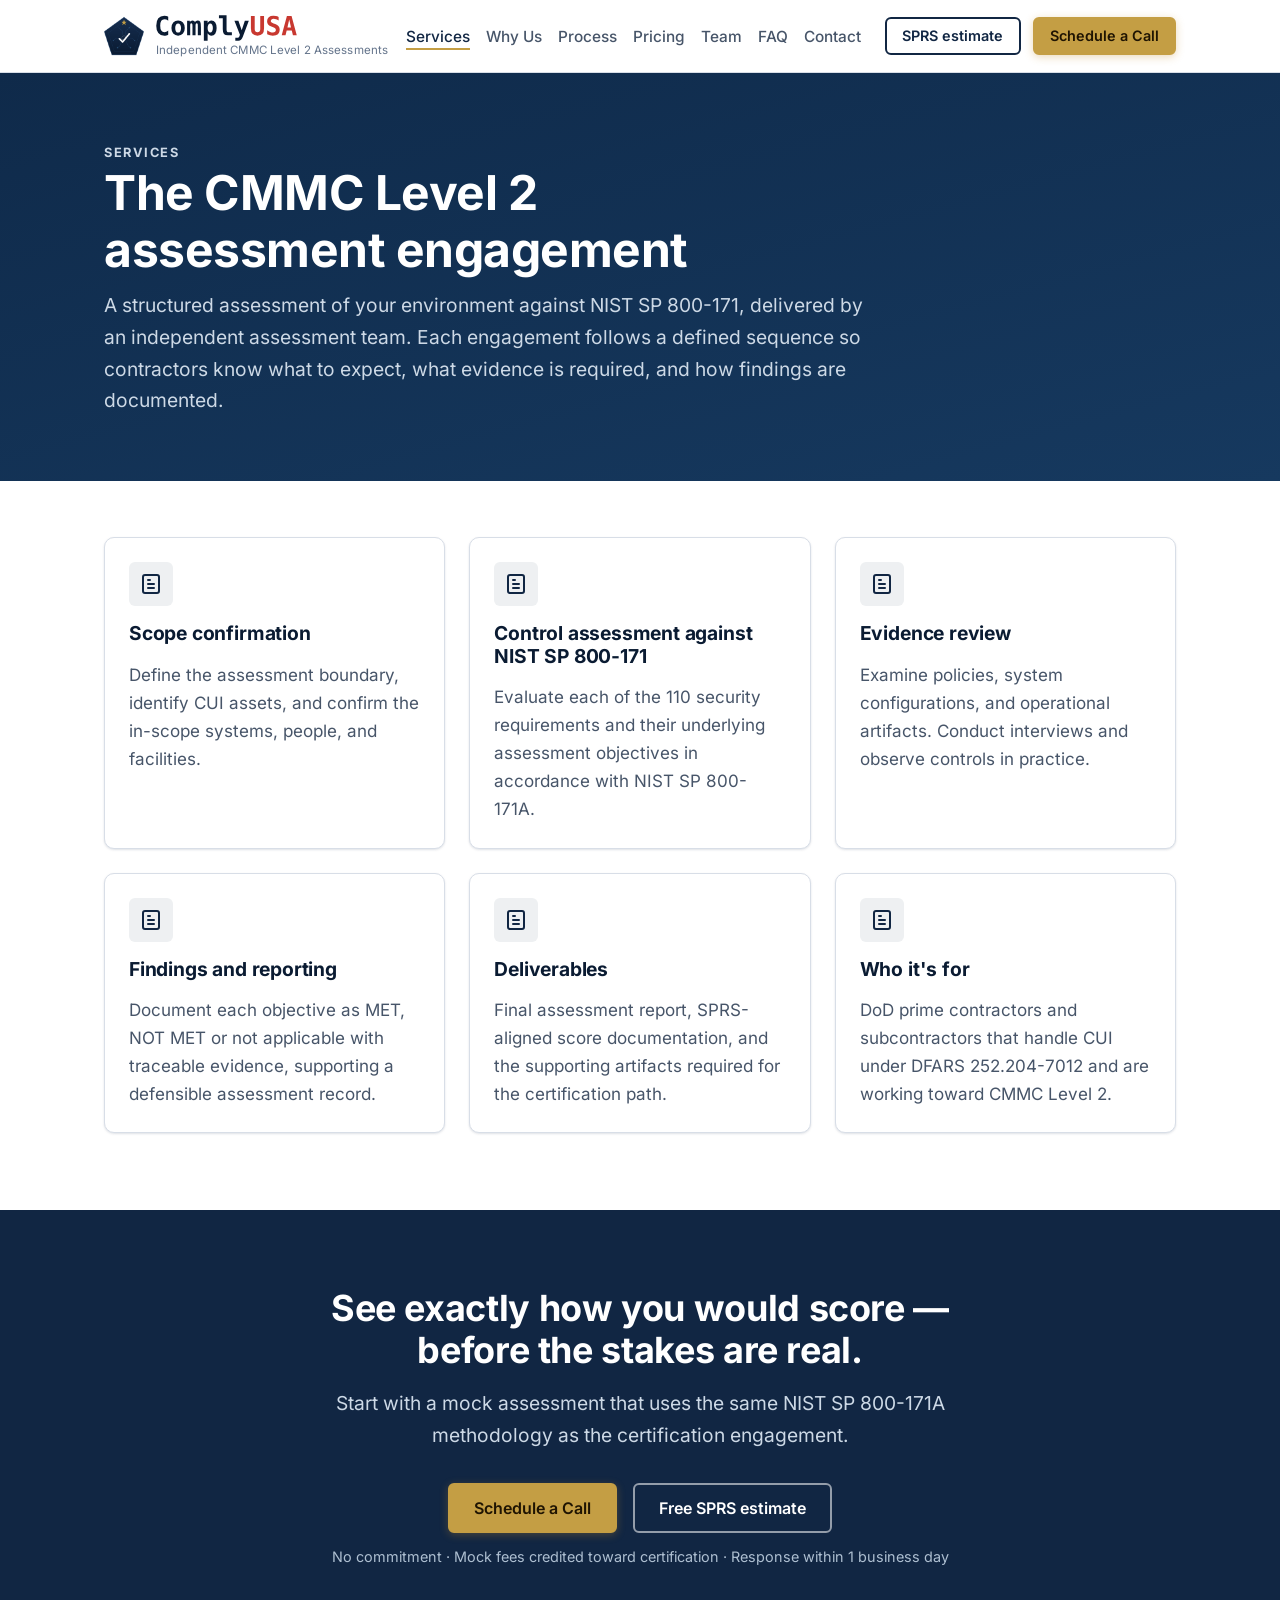
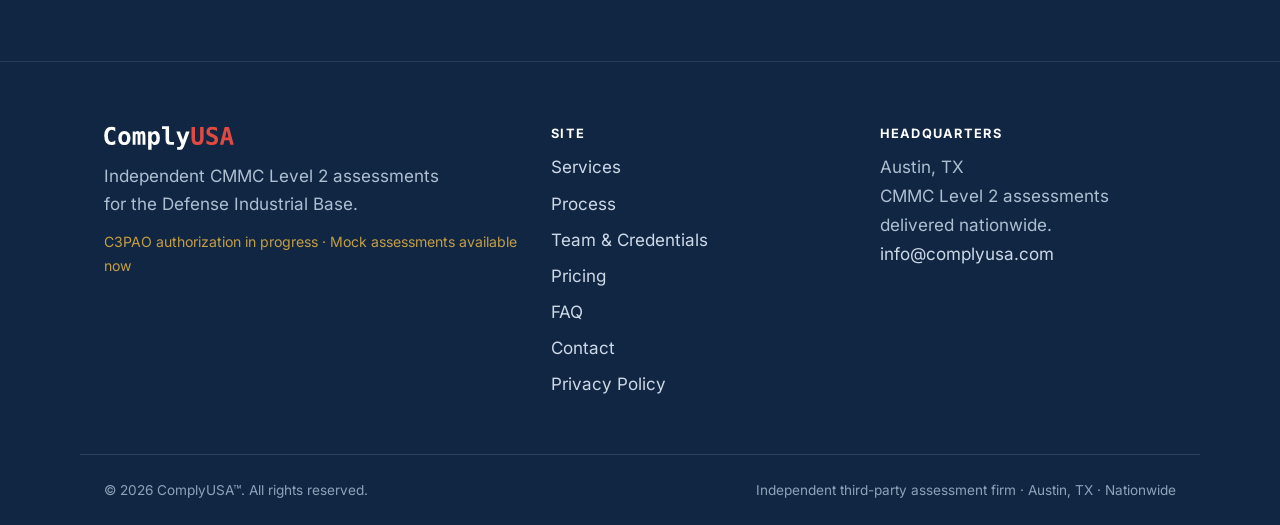
<file: services/index.html>
<!DOCTYPE html><html lang="en"><head><meta charset="utf-8"><meta name="viewport" content="width=device-width, initial-scale=1"><title>CMMC Level 2 Assessment Services | ComplyUSA™</title><meta name="description" content="CMMC Level 2 assessment services: scope confirmation, NIST SP 800-171 control assessment, evidence review, findings and reporting by an independent team."><link rel="canonical" href="https://complyusa.com/services/"><!-- Security: Content-Security-Policy is emitted per page by Astro (astro.config.mjs → security.csp).
         HSTS and frame-ancestors need response headers, which GitHub Pages does not allow. --><meta name="referrer" content="strict-origin-when-cross-origin"><!-- Icons --><link rel="icon" href="/brand/favicon-32.png" sizes="32x32" type="image/png"><link rel="icon" href="/brand/favicon-48.png" sizes="48x48" type="image/png"><link rel="apple-touch-icon" href="/brand/apple-touch-icon.png"><!-- Open Graph --><meta property="og:type" content="website"><meta property="og:site_name" content="ComplyUSA"><meta property="og:title" content="CMMC Level 2 Assessment Services | ComplyUSA™"><meta property="og:description" content="CMMC Level 2 assessment services: scope confirmation, NIST SP 800-171 control assessment, evidence review, findings and reporting by an independent team."><meta property="og:url" content="https://complyusa.com/services/"><meta property="og:image" content="https://complyusa.com/og-image.png"><!-- Twitter --><meta name="twitter:card" content="summary_large_image"><meta name="twitter:title" content="CMMC Level 2 Assessment Services | ComplyUSA™"><meta name="twitter:description" content="CMMC Level 2 assessment services: scope confirmation, NIST SP 800-171 control assessment, evidence review, findings and reporting by an independent team."><meta name="twitter:image" content="https://complyusa.com/og-image.png"><!-- Fonts: Inter is self-hosted from /fonts with a system-stack fallback;
         no third-party font requests. --><link rel="preload" href="/fonts/inter-latin-wght-normal.woff2" as="font" type="font/woff2" crossorigin><meta http-equiv="content-security-policy" content="default-src 'self';img-src 'self' data: https://*.hcaptcha.com;font-src 'self';connect-src 'self' https://api.web3forms.com https://hcaptcha.com https://*.hcaptcha.com;frame-src https://hcaptcha.com https://*.hcaptcha.com;form-action 'self' https://api.web3forms.com;base-uri 'self';object-src 'none';upgrade-insecure-requests; script-src 'self' https://web3forms.com https://hcaptcha.com https://*.hcaptcha.com 'sha256-05hN5lvhONOAZGl/Y3GyFjNIpvWKajV6Lsqg2jmq0Ow=' 'sha256-Wow6AhREcFb9SdxBmSPcfN3NGvc3m2nv8CtPPSmdKe0=' 'sha256-QsMi7ZqGe4ldI/uWz6auwMzgMSiX2HN8IaI9NysrnPU=' 'sha256-xIb/Pa7FUshAu4ihwjchYcQpyCI8eS8kt40GpOAYCz8=' 'sha256-1BvDVWLr3QCC20uHhUDi27eDFVJpk1uMQJGIWKUks2I=' 'sha256-kmZE/W8I1iuTnl1b3yqzv9/DQZenPngd3NjSKMQl7y0=' 'sha256-Y8t0ntteBwH+PqGKUyjWW3CAk+BNJKSoQc0xZ68FjhM=' 'sha256-0O7iB6zr9x0r6X6eWYITC9V5q+yWCGAoFvcysBGbY9Q='; style-src 'self' https://hcaptcha.com https://*.hcaptcha.com ; style-src-attr 'unsafe-inline';"><link rel="stylesheet" href="/_astro/BaseLayout.RYptAzWI.css"></head><body><a class="skip-link" href="#main">Skip to content</a><header class="site-header" data-astro-cid-nen7h5rs><div class="container site-header__inner" data-astro-cid-nen7h5rs><a class="brand" href="/" aria-label="ComplyUSA home" data-astro-cid-nen7h5rs><img class="brand__mark" src="/brand/icon-256.png" width="40" height="40" alt="" data-astro-cid-nen7h5rs><span class="brand__text" data-astro-cid-nen7h5rs><img class="brand-word" src="/brand/wordmark-light.svg" width="140" height="26" alt="ComplyUSA" data-astro-cid-nen7h5rs><span class="brand__tag" data-astro-cid-nen7h5rs>Independent CMMC Level 2 Assessments</span></span></a><button class="nav-toggle" aria-expanded="false" aria-controls="primary-nav" aria-label="Open menu" data-astro-cid-nen7h5rs><span class="nav-toggle__bar" data-astro-cid-nen7h5rs></span><span class="nav-toggle__bar" data-astro-cid-nen7h5rs></span><span class="nav-toggle__bar" data-astro-cid-nen7h5rs></span></button><nav class="primary-nav" id="primary-nav" aria-label="Primary" data-astro-cid-nen7h5rs><ul data-astro-cid-nen7h5rs><li data-astro-cid-nen7h5rs><a href="/services/" aria-current="page" data-astro-cid-nen7h5rs>Services</a></li><li data-astro-cid-nen7h5rs><a href="/why-us/" data-astro-cid-nen7h5rs>Why Us</a></li><li data-astro-cid-nen7h5rs><a href="/process/" data-astro-cid-nen7h5rs>Process</a></li><li data-astro-cid-nen7h5rs><a href="/pricing/" data-astro-cid-nen7h5rs>Pricing</a></li><li data-astro-cid-nen7h5rs><a href="/team/" data-astro-cid-nen7h5rs>Team</a></li><li data-astro-cid-nen7h5rs><a href="/faq/" data-astro-cid-nen7h5rs>FAQ</a></li><li data-astro-cid-nen7h5rs><a href="/contact/" data-astro-cid-nen7h5rs>Contact</a></li></ul><div class="primary-nav__cta" data-astro-cid-nen7h5rs><a class="btn btn--outline btn--sm" href="/sprs-estimate/" data-astro-cid-nen7h5rs>SPRS estimate</a><a class="btn btn--primary btn--sm" href="https://bookings.cloud.microsoft/book/BookingPage@onsupport.com/" target="_blank" rel="noopener noreferrer" data-astro-cid-nen7h5rs>Schedule a Call</a></div></nav></div></header><script type="module">var e=document.querySelector(`.nav-toggle`),t=document.getElementById(`primary-nav`);e&&t&&(e.addEventListener(`click`,()=>{let n=t.classList.toggle(`is-open`);e.setAttribute(`aria-expanded`,String(n)),e.setAttribute(`aria-label`,n?`Close menu`:`Open menu`)}),t.querySelectorAll(`a`).forEach(n=>n.addEventListener(`click`,()=>{t.classList.remove(`is-open`),e.setAttribute(`aria-expanded`,`false`),e.setAttribute(`aria-label`,`Open menu`)})));</script><main id="main"><header class="page-head"><div class="container"><p class="eyebrow">Services</p><h1>The CMMC Level 2 assessment engagement</h1><p class="lead">A structured assessment of your environment against NIST SP 800-171, delivered by an independent assessment team. Each engagement follows a defined sequence so contractors know what to expect, what evidence is required, and how findings are documented.</p></div></header><section class="section"><div class="container"><div class="grid grid-3"><article class="card"><span class="card__icon" aria-hidden="true"><svg viewBox="0 0 24 24" fill="none" stroke="currentColor" stroke-width="2" stroke-linecap="round" stroke-linejoin="round"><path d="M9 12h6M9 16h6M9 8h2"></path><rect x="4" y="3" width="16" height="18" rx="2"></rect></svg></span><h2 style="font-size:1.2rem">Scope confirmation</h2><p class="mb-0">Define the assessment boundary, identify CUI assets, and confirm the in-scope systems, people, and facilities.</p></article><article class="card"><span class="card__icon" aria-hidden="true"><svg viewBox="0 0 24 24" fill="none" stroke="currentColor" stroke-width="2" stroke-linecap="round" stroke-linejoin="round"><path d="M9 12h6M9 16h6M9 8h2"></path><rect x="4" y="3" width="16" height="18" rx="2"></rect></svg></span><h2 style="font-size:1.2rem">Control assessment against NIST SP 800-171</h2><p class="mb-0">Evaluate each of the 110 security requirements and their underlying assessment objectives in accordance with NIST SP 800-171A.</p></article><article class="card"><span class="card__icon" aria-hidden="true"><svg viewBox="0 0 24 24" fill="none" stroke="currentColor" stroke-width="2" stroke-linecap="round" stroke-linejoin="round"><path d="M9 12h6M9 16h6M9 8h2"></path><rect x="4" y="3" width="16" height="18" rx="2"></rect></svg></span><h2 style="font-size:1.2rem">Evidence review</h2><p class="mb-0">Examine policies, system configurations, and operational artifacts. Conduct interviews and observe controls in practice.</p></article><article class="card"><span class="card__icon" aria-hidden="true"><svg viewBox="0 0 24 24" fill="none" stroke="currentColor" stroke-width="2" stroke-linecap="round" stroke-linejoin="round"><path d="M9 12h6M9 16h6M9 8h2"></path><rect x="4" y="3" width="16" height="18" rx="2"></rect></svg></span><h2 style="font-size:1.2rem">Findings and reporting</h2><p class="mb-0">Document each objective as MET, NOT MET or not applicable with traceable evidence, supporting a defensible assessment record.</p></article><article class="card"><span class="card__icon" aria-hidden="true"><svg viewBox="0 0 24 24" fill="none" stroke="currentColor" stroke-width="2" stroke-linecap="round" stroke-linejoin="round"><path d="M9 12h6M9 16h6M9 8h2"></path><rect x="4" y="3" width="16" height="18" rx="2"></rect></svg></span><h2 style="font-size:1.2rem">Deliverables</h2><p class="mb-0">Final assessment report, SPRS-aligned score documentation, and the supporting artifacts required for the certification path.</p></article><article class="card"><span class="card__icon" aria-hidden="true"><svg viewBox="0 0 24 24" fill="none" stroke="currentColor" stroke-width="2" stroke-linecap="round" stroke-linejoin="round"><path d="M9 12h6M9 16h6M9 8h2"></path><rect x="4" y="3" width="16" height="18" rx="2"></rect></svg></span><h2 style="font-size:1.2rem">Who it&#39;s for</h2><p class="mb-0">DoD prime contractors and subcontractors that handle CUI under DFARS 252.204-7012 and are working toward CMMC Level 2.</p></article></div></div></section><section class="section section--navy"><div class="container narrow text-center"><h2>See exactly how you would score — before the stakes are real.</h2><p class="lead">Start with a mock assessment that uses the same NIST SP 800-171A methodology as the certification engagement.</p><div class="center-cta"><a class="btn btn--primary" href="https://bookings.cloud.microsoft/book/BookingPage@onsupport.com/" target="_blank" rel="noopener noreferrer">Schedule a Call</a><a class="btn btn--outline" href="/sprs-estimate/">Free SPRS estimate</a></div><p class="cta-microcopy">No commitment · Mock fees credited toward certification · Response within 1 business day</p></div></section></main><footer class="site-footer" data-astro-cid-jo6i4kqk><div class="container site-footer__grid" data-astro-cid-jo6i4kqk><div data-astro-cid-jo6i4kqk><img class="footer-word" src="/brand/wordmark-dark.svg" width="130" height="24" alt="ComplyUSA" data-astro-cid-jo6i4kqk><p class="footer-desc" data-astro-cid-jo6i4kqk>Independent CMMC Level 2 assessments for the Defense Industrial Base.</p><p class="footer-status" data-astro-cid-jo6i4kqk>C3PAO authorization in progress · Mock assessments available now</p></div><nav aria-label="Footer" data-astro-cid-jo6i4kqk><h2 class="footer-h" data-astro-cid-jo6i4kqk>Site</h2><ul data-astro-cid-jo6i4kqk><li data-astro-cid-jo6i4kqk><a href="/services/" data-astro-cid-jo6i4kqk>Services</a></li><li data-astro-cid-jo6i4kqk><a href="/process/" data-astro-cid-jo6i4kqk>Process</a></li><li data-astro-cid-jo6i4kqk><a href="/team/" data-astro-cid-jo6i4kqk>Team &amp; Credentials</a></li><li data-astro-cid-jo6i4kqk><a href="/pricing/" data-astro-cid-jo6i4kqk>Pricing</a></li><li data-astro-cid-jo6i4kqk><a href="/faq/" data-astro-cid-jo6i4kqk>FAQ</a></li><li data-astro-cid-jo6i4kqk><a href="/contact/" data-astro-cid-jo6i4kqk>Contact</a></li><li data-astro-cid-jo6i4kqk><a href="/privacy/" data-astro-cid-jo6i4kqk>Privacy Policy</a></li></ul></nav><div data-astro-cid-jo6i4kqk><h2 class="footer-h" data-astro-cid-jo6i4kqk>Headquarters</h2><address class="footer-address" data-astro-cid-jo6i4kqk>Austin, TX<br data-astro-cid-jo6i4kqk>CMMC Level 2 assessments delivered nationwide.<br data-astro-cid-jo6i4kqk><a href="mailto:info@complyusa.com" data-astro-cid-jo6i4kqk>info@complyusa.com</a></address></div></div><div class="container footer-bottom" data-astro-cid-jo6i4kqk><p data-astro-cid-jo6i4kqk>© 2026 ComplyUSA™. All rights reserved.</p><p data-astro-cid-jo6i4kqk>Independent third-party assessment firm · Austin, TX · Nationwide</p></div></footer><div class="mobile-cta" role="region" aria-label="Quick actions"><a class="btn btn--outline btn--sm" href="/sprs-estimate/">SPRS estimate</a><a class="btn btn--primary btn--sm" href="https://bookings.cloud.microsoft/book/BookingPage@onsupport.com/" target="_blank" rel="noopener noreferrer">Schedule a Call</a></div></body></html>
</file>
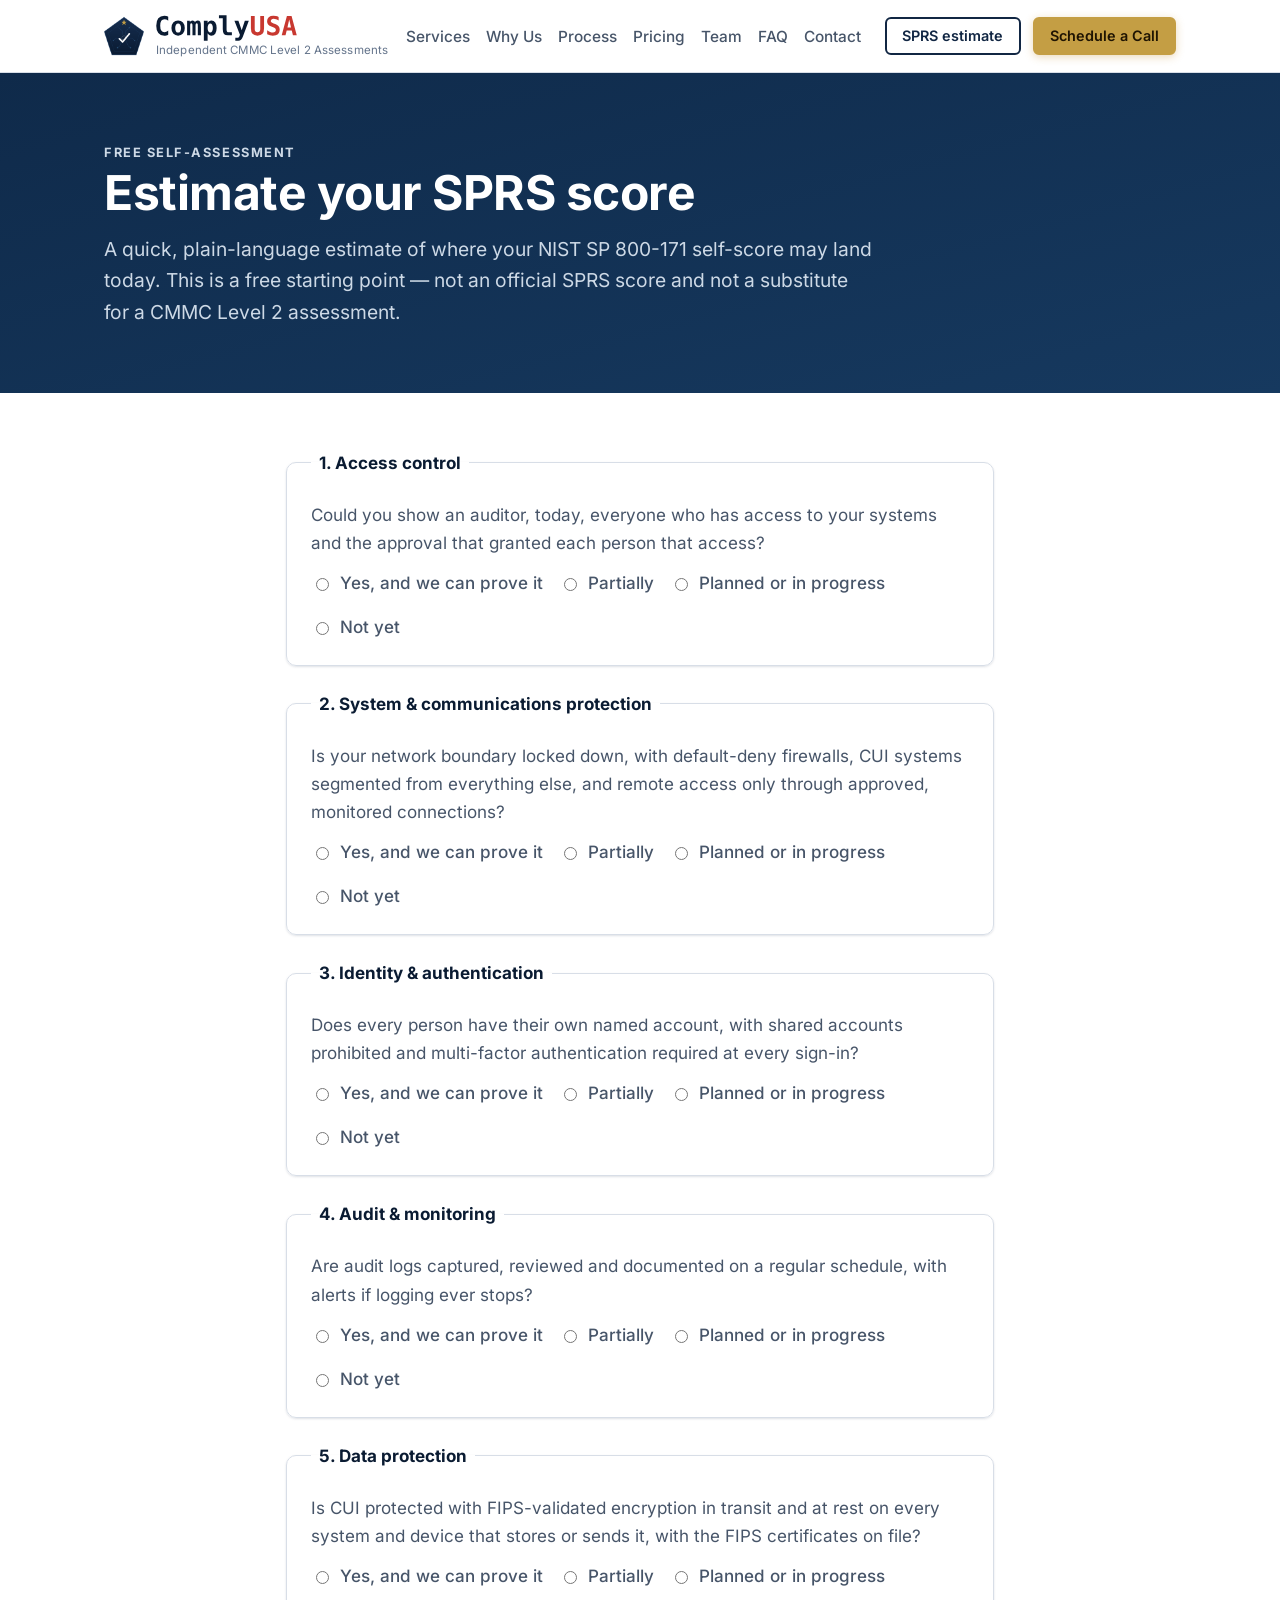
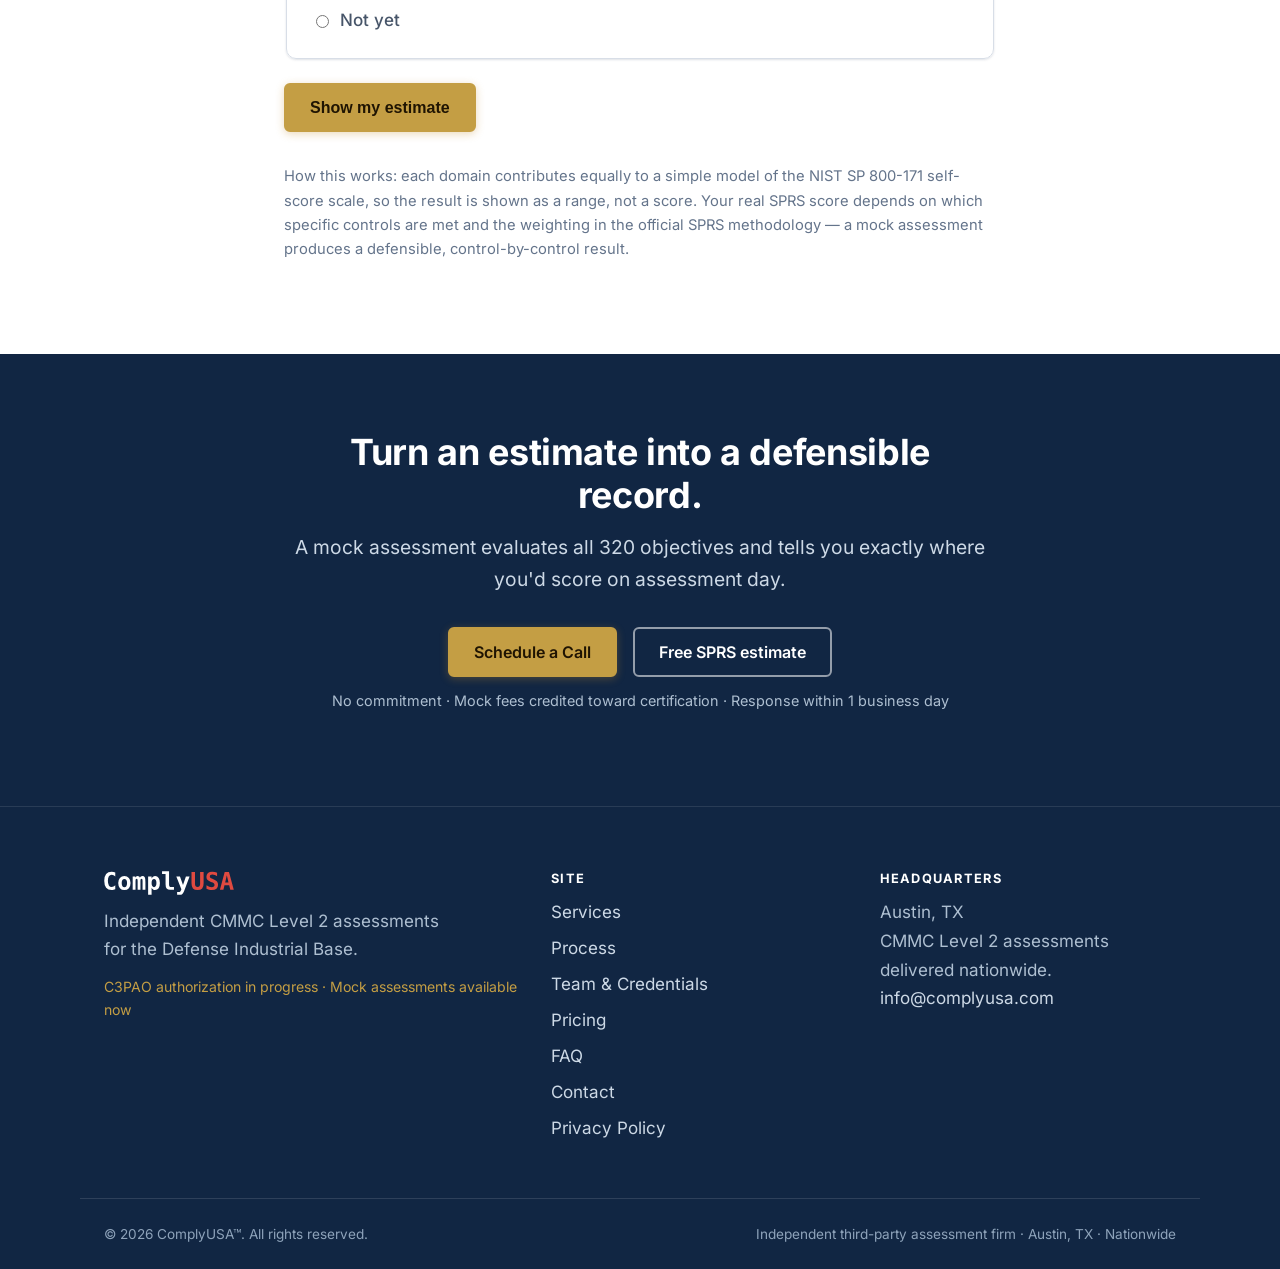
<file: sprs-estimate/index.html>
<!DOCTYPE html><html lang="en"><head><meta charset="utf-8"><meta name="viewport" content="width=device-width, initial-scale=1"><title>Free SPRS Score Estimate | ComplyUSA™</title><meta name="description" content="A free, plain-language self-assessment to estimate where your NIST SP 800-171 SPRS score may land today. Not an official score — a starting point before a CMMC Level 2 assessment."><link rel="canonical" href="https://complyusa.com/sprs-estimate/"><!-- Security: Content-Security-Policy is emitted per page by Astro (astro.config.mjs → security.csp).
         HSTS and frame-ancestors need response headers, which GitHub Pages does not allow. --><meta name="referrer" content="strict-origin-when-cross-origin"><!-- Icons --><link rel="icon" href="/brand/favicon-32.png" sizes="32x32" type="image/png"><link rel="icon" href="/brand/favicon-48.png" sizes="48x48" type="image/png"><link rel="apple-touch-icon" href="/brand/apple-touch-icon.png"><!-- Open Graph --><meta property="og:type" content="website"><meta property="og:site_name" content="ComplyUSA"><meta property="og:title" content="Free SPRS Score Estimate | ComplyUSA™"><meta property="og:description" content="A free, plain-language self-assessment to estimate where your NIST SP 800-171 SPRS score may land today. Not an official score — a starting point before a CMMC Level 2 assessment."><meta property="og:url" content="https://complyusa.com/sprs-estimate/"><meta property="og:image" content="https://complyusa.com/og-image.png"><!-- Twitter --><meta name="twitter:card" content="summary_large_image"><meta name="twitter:title" content="Free SPRS Score Estimate | ComplyUSA™"><meta name="twitter:description" content="A free, plain-language self-assessment to estimate where your NIST SP 800-171 SPRS score may land today. Not an official score — a starting point before a CMMC Level 2 assessment."><meta name="twitter:image" content="https://complyusa.com/og-image.png"><!-- Fonts: Inter is self-hosted from /fonts with a system-stack fallback;
         no third-party font requests. --><link rel="preload" href="/fonts/inter-latin-wght-normal.woff2" as="font" type="font/woff2" crossorigin><meta http-equiv="content-security-policy" content="default-src 'self';img-src 'self' data: https://*.hcaptcha.com;font-src 'self';connect-src 'self' https://api.web3forms.com https://hcaptcha.com https://*.hcaptcha.com;frame-src https://hcaptcha.com https://*.hcaptcha.com;form-action 'self' https://api.web3forms.com;base-uri 'self';object-src 'none';upgrade-insecure-requests; script-src 'self' https://web3forms.com https://hcaptcha.com https://*.hcaptcha.com 'sha256-05hN5lvhONOAZGl/Y3GyFjNIpvWKajV6Lsqg2jmq0Ow=' 'sha256-Wow6AhREcFb9SdxBmSPcfN3NGvc3m2nv8CtPPSmdKe0=' 'sha256-QsMi7ZqGe4ldI/uWz6auwMzgMSiX2HN8IaI9NysrnPU=' 'sha256-xIb/Pa7FUshAu4ihwjchYcQpyCI8eS8kt40GpOAYCz8=' 'sha256-1BvDVWLr3QCC20uHhUDi27eDFVJpk1uMQJGIWKUks2I=' 'sha256-kmZE/W8I1iuTnl1b3yqzv9/DQZenPngd3NjSKMQl7y0=' 'sha256-Y8t0ntteBwH+PqGKUyjWW3CAk+BNJKSoQc0xZ68FjhM=' 'sha256-0O7iB6zr9x0r6X6eWYITC9V5q+yWCGAoFvcysBGbY9Q='; style-src 'self' https://hcaptcha.com https://*.hcaptcha.com ; style-src-attr 'unsafe-inline';"><link rel="stylesheet" href="/_astro/BaseLayout.RYptAzWI.css"></head><body><a class="skip-link" href="#main">Skip to content</a><header class="site-header" data-astro-cid-nen7h5rs><div class="container site-header__inner" data-astro-cid-nen7h5rs><a class="brand" href="/" aria-label="ComplyUSA home" data-astro-cid-nen7h5rs><img class="brand__mark" src="/brand/icon-256.png" width="40" height="40" alt="" data-astro-cid-nen7h5rs><span class="brand__text" data-astro-cid-nen7h5rs><img class="brand-word" src="/brand/wordmark-light.svg" width="140" height="26" alt="ComplyUSA" data-astro-cid-nen7h5rs><span class="brand__tag" data-astro-cid-nen7h5rs>Independent CMMC Level 2 Assessments</span></span></a><button class="nav-toggle" aria-expanded="false" aria-controls="primary-nav" aria-label="Open menu" data-astro-cid-nen7h5rs><span class="nav-toggle__bar" data-astro-cid-nen7h5rs></span><span class="nav-toggle__bar" data-astro-cid-nen7h5rs></span><span class="nav-toggle__bar" data-astro-cid-nen7h5rs></span></button><nav class="primary-nav" id="primary-nav" aria-label="Primary" data-astro-cid-nen7h5rs><ul data-astro-cid-nen7h5rs><li data-astro-cid-nen7h5rs><a href="/services/" data-astro-cid-nen7h5rs>Services</a></li><li data-astro-cid-nen7h5rs><a href="/why-us/" data-astro-cid-nen7h5rs>Why Us</a></li><li data-astro-cid-nen7h5rs><a href="/process/" data-astro-cid-nen7h5rs>Process</a></li><li data-astro-cid-nen7h5rs><a href="/pricing/" data-astro-cid-nen7h5rs>Pricing</a></li><li data-astro-cid-nen7h5rs><a href="/team/" data-astro-cid-nen7h5rs>Team</a></li><li data-astro-cid-nen7h5rs><a href="/faq/" data-astro-cid-nen7h5rs>FAQ</a></li><li data-astro-cid-nen7h5rs><a href="/contact/" data-astro-cid-nen7h5rs>Contact</a></li></ul><div class="primary-nav__cta" data-astro-cid-nen7h5rs><a class="btn btn--outline btn--sm" href="/sprs-estimate/" data-astro-cid-nen7h5rs>SPRS estimate</a><a class="btn btn--primary btn--sm" href="https://bookings.cloud.microsoft/book/BookingPage@onsupport.com/" target="_blank" rel="noopener noreferrer" data-astro-cid-nen7h5rs>Schedule a Call</a></div></nav></div></header><script type="module">var e=document.querySelector(`.nav-toggle`),t=document.getElementById(`primary-nav`);e&&t&&(e.addEventListener(`click`,()=>{let n=t.classList.toggle(`is-open`);e.setAttribute(`aria-expanded`,String(n)),e.setAttribute(`aria-label`,n?`Close menu`:`Open menu`)}),t.querySelectorAll(`a`).forEach(n=>n.addEventListener(`click`,()=>{t.classList.remove(`is-open`),e.setAttribute(`aria-expanded`,`false`),e.setAttribute(`aria-label`,`Open menu`)})));</script><main id="main"><header class="page-head"><div class="container"><p class="eyebrow">Free self-assessment</p><h1>Estimate your SPRS score</h1><p class="lead">A quick, plain-language estimate of where your NIST SP 800-171 self-score may land today. This is a free starting point — not an official SPRS score and not a substitute for a CMMC Level 2 assessment.</p></div></header><section class="section"><div class="container narrow"><form id="sprs-form" novalidate><fieldset class="card" style="margin-bottom:var(--sp-5)"><legend style="font-weight:700;color:var(--ink);padding:0 var(--sp-2)">1. Access control</legend><p style="margin:0 0 var(--sp-3)">Could you show an auditor, today, everyone who has access to your systems and the approval that granted each person that access?</p><div class="radio-row" role="radiogroup" aria-label="Access control"><label><input type="radio" name="ac" value="5" required> Yes, and we can prove it</label><label><input type="radio" name="ac" value="3" required> Partially</label><label><input type="radio" name="ac" value="1" required> Planned or in progress</label><label><input type="radio" name="ac" value="0" required> Not yet</label></div></fieldset><fieldset class="card" style="margin-bottom:var(--sp-5)"><legend style="font-weight:700;color:var(--ink);padding:0 var(--sp-2)">2. System &amp; communications protection</legend><p style="margin:0 0 var(--sp-3)">Is your network boundary locked down, with default-deny firewalls, CUI systems segmented from everything else, and remote access only through approved, monitored connections?</p><div class="radio-row" role="radiogroup" aria-label="System &amp; communications protection"><label><input type="radio" name="sc" value="5" required> Yes, and we can prove it</label><label><input type="radio" name="sc" value="3" required> Partially</label><label><input type="radio" name="sc" value="1" required> Planned or in progress</label><label><input type="radio" name="sc" value="0" required> Not yet</label></div></fieldset><fieldset class="card" style="margin-bottom:var(--sp-5)"><legend style="font-weight:700;color:var(--ink);padding:0 var(--sp-2)">3. Identity &amp; authentication</legend><p style="margin:0 0 var(--sp-3)">Does every person have their own named account, with shared accounts prohibited and multi-factor authentication required at every sign-in?</p><div class="radio-row" role="radiogroup" aria-label="Identity &amp; authentication"><label><input type="radio" name="ia" value="5" required> Yes, and we can prove it</label><label><input type="radio" name="ia" value="3" required> Partially</label><label><input type="radio" name="ia" value="1" required> Planned or in progress</label><label><input type="radio" name="ia" value="0" required> Not yet</label></div></fieldset><fieldset class="card" style="margin-bottom:var(--sp-5)"><legend style="font-weight:700;color:var(--ink);padding:0 var(--sp-2)">4. Audit &amp; monitoring</legend><p style="margin:0 0 var(--sp-3)">Are audit logs captured, reviewed and documented on a regular schedule, with alerts if logging ever stops?</p><div class="radio-row" role="radiogroup" aria-label="Audit &amp; monitoring"><label><input type="radio" name="au" value="5" required> Yes, and we can prove it</label><label><input type="radio" name="au" value="3" required> Partially</label><label><input type="radio" name="au" value="1" required> Planned or in progress</label><label><input type="radio" name="au" value="0" required> Not yet</label></div></fieldset><fieldset class="card" style="margin-bottom:var(--sp-5)"><legend style="font-weight:700;color:var(--ink);padding:0 var(--sp-2)">5. Data protection</legend><p style="margin:0 0 var(--sp-3)">Is CUI protected with FIPS-validated encryption in transit and at rest on every system and device that stores or sends it, with the FIPS certificates on file?</p><div class="radio-row" role="radiogroup" aria-label="Data protection"><label><input type="radio" name="dp" value="5" required> Yes, and we can prove it</label><label><input type="radio" name="dp" value="3" required> Partially</label><label><input type="radio" name="dp" value="1" required> Planned or in progress</label><label><input type="radio" name="dp" value="0" required> Not yet</label></div></fieldset><p id="sprs-error" class="hint" role="alert" style="color:var(--bad);display:none">Please answer every question to see your estimate.</p><button class="btn btn--primary" type="submit">Show my estimate</button></form><div id="sprs-result" class="card" style="display:none;margin-top:var(--sp-6);text-align:center" role="status" aria-live="polite"><p class="eyebrow" style="margin-bottom:var(--sp-2)">Your estimated SPRS range</p><p id="sprs-score" style="font-size:2.6rem;font-weight:700;line-height:1;margin:0"></p><p id="sprs-band" style="font-weight:600;margin:var(--sp-2) 0"></p><p id="sprs-msg" class="measure" style="margin-inline:auto"></p><p class="form-note">Estimate range: −203 (lowest) to 110 (all controls met).</p><div class="center-cta"><a class="btn btn--primary" href="https://bookings.cloud.microsoft/book/BookingPage@onsupport.com/" target="_blank" rel="noopener noreferrer">Schedule a Call</a><a class="btn btn--outline" href="/pricing/">See pricing</a></div></div><p class="form-note" style="margin-top:var(--sp-6)">How this works: each domain contributes equally to a simple model of the NIST SP 800-171 self-score scale, so the result is shown as a range, not a score. Your real SPRS score depends on which specific controls are met and the weighting in the official SPRS methodology — a mock assessment produces a defensible, control-by-control result.</p></div></section><section class="section section--navy"><div class="container narrow text-center"><h2>Turn an estimate into a defensible record.</h2><p class="lead">A mock assessment evaluates all 320 objectives and tells you exactly where you&#39;d score on assessment day.</p><div class="center-cta"><a class="btn btn--primary" href="https://bookings.cloud.microsoft/book/BookingPage@onsupport.com/" target="_blank" rel="noopener noreferrer">Schedule a Call</a><a class="btn btn--outline" href="/sprs-estimate/">Free SPRS estimate</a></div><p class="cta-microcopy">No commitment · Mock fees credited toward certification · Response within 1 business day</p></div></section><script type="module">var e=document.getElementById(`sprs-form`),t=document.getElementById(`sprs-error`),n=document.getElementById(`sprs-result`),r=document.getElementById(`sprs-score`),i=document.getElementById(`sprs-band`),a=document.getElementById(`sprs-msg`),o=[`ac`,`sc`,`ia`,`au`,`dp`];e?.addEventListener(`submit`,s=>{s.preventDefault();let c=new FormData(e),l=0,u=0;for(let e of o){let t=c.get(e);t!==null&&(u++,l+=Number(t))}if(u<o.length){t&&(t.style.display=`block`);return}t&&(t.style.display=`none`);let d=o.length*5,f=Math.round(l/d*313-203),p=``,m=``,h=``;f>=80?(p=`Strong position`,m=`var(--good)`,h=`You appear well-prepared for a CMMC Level 2 assessment. A mock confirms it with a control-by-control record.`):f>=30?(p=`Making progress`,m=`var(--warn)`,h=`You're partway there. A mock assessment will pinpoint the specific gaps and build a roadmap to certification.`):f>=-50?(p=`Work needed`,m=`var(--warn)`,h=`There's meaningful work ahead. A mock assessment identifies exactly which objectives need attention first.`):(p=`Significant gaps`,m=`var(--bad)`,h=`Foundational gaps remain. Start with a scoping call so we can recommend an honest next step.`);let g=Math.max(-203,f-30),_=Math.min(110,f+30);r&&(r.textContent=g+` to `+_,r.style.color=m),i&&(i.textContent=p,i.style.color=m),a&&(a.textContent=h),n&&(n.style.display=`block`,n.scrollIntoView({behavior:`smooth`,block:`center`}))});</script></main><footer class="site-footer" data-astro-cid-jo6i4kqk><div class="container site-footer__grid" data-astro-cid-jo6i4kqk><div data-astro-cid-jo6i4kqk><img class="footer-word" src="/brand/wordmark-dark.svg" width="130" height="24" alt="ComplyUSA" data-astro-cid-jo6i4kqk><p class="footer-desc" data-astro-cid-jo6i4kqk>Independent CMMC Level 2 assessments for the Defense Industrial Base.</p><p class="footer-status" data-astro-cid-jo6i4kqk>C3PAO authorization in progress · Mock assessments available now</p></div><nav aria-label="Footer" data-astro-cid-jo6i4kqk><h2 class="footer-h" data-astro-cid-jo6i4kqk>Site</h2><ul data-astro-cid-jo6i4kqk><li data-astro-cid-jo6i4kqk><a href="/services/" data-astro-cid-jo6i4kqk>Services</a></li><li data-astro-cid-jo6i4kqk><a href="/process/" data-astro-cid-jo6i4kqk>Process</a></li><li data-astro-cid-jo6i4kqk><a href="/team/" data-astro-cid-jo6i4kqk>Team &amp; Credentials</a></li><li data-astro-cid-jo6i4kqk><a href="/pricing/" data-astro-cid-jo6i4kqk>Pricing</a></li><li data-astro-cid-jo6i4kqk><a href="/faq/" data-astro-cid-jo6i4kqk>FAQ</a></li><li data-astro-cid-jo6i4kqk><a href="/contact/" data-astro-cid-jo6i4kqk>Contact</a></li><li data-astro-cid-jo6i4kqk><a href="/privacy/" data-astro-cid-jo6i4kqk>Privacy Policy</a></li></ul></nav><div data-astro-cid-jo6i4kqk><h2 class="footer-h" data-astro-cid-jo6i4kqk>Headquarters</h2><address class="footer-address" data-astro-cid-jo6i4kqk>Austin, TX<br data-astro-cid-jo6i4kqk>CMMC Level 2 assessments delivered nationwide.<br data-astro-cid-jo6i4kqk><a href="mailto:info@complyusa.com" data-astro-cid-jo6i4kqk>info@complyusa.com</a></address></div></div><div class="container footer-bottom" data-astro-cid-jo6i4kqk><p data-astro-cid-jo6i4kqk>© 2026 ComplyUSA™. All rights reserved.</p><p data-astro-cid-jo6i4kqk>Independent third-party assessment firm · Austin, TX · Nationwide</p></div></footer><div class="mobile-cta" role="region" aria-label="Quick actions"><a class="btn btn--outline btn--sm" href="/sprs-estimate/">SPRS estimate</a><a class="btn btn--primary btn--sm" href="https://bookings.cloud.microsoft/book/BookingPage@onsupport.com/" target="_blank" rel="noopener noreferrer">Schedule a Call</a></div></body></html>
</file>
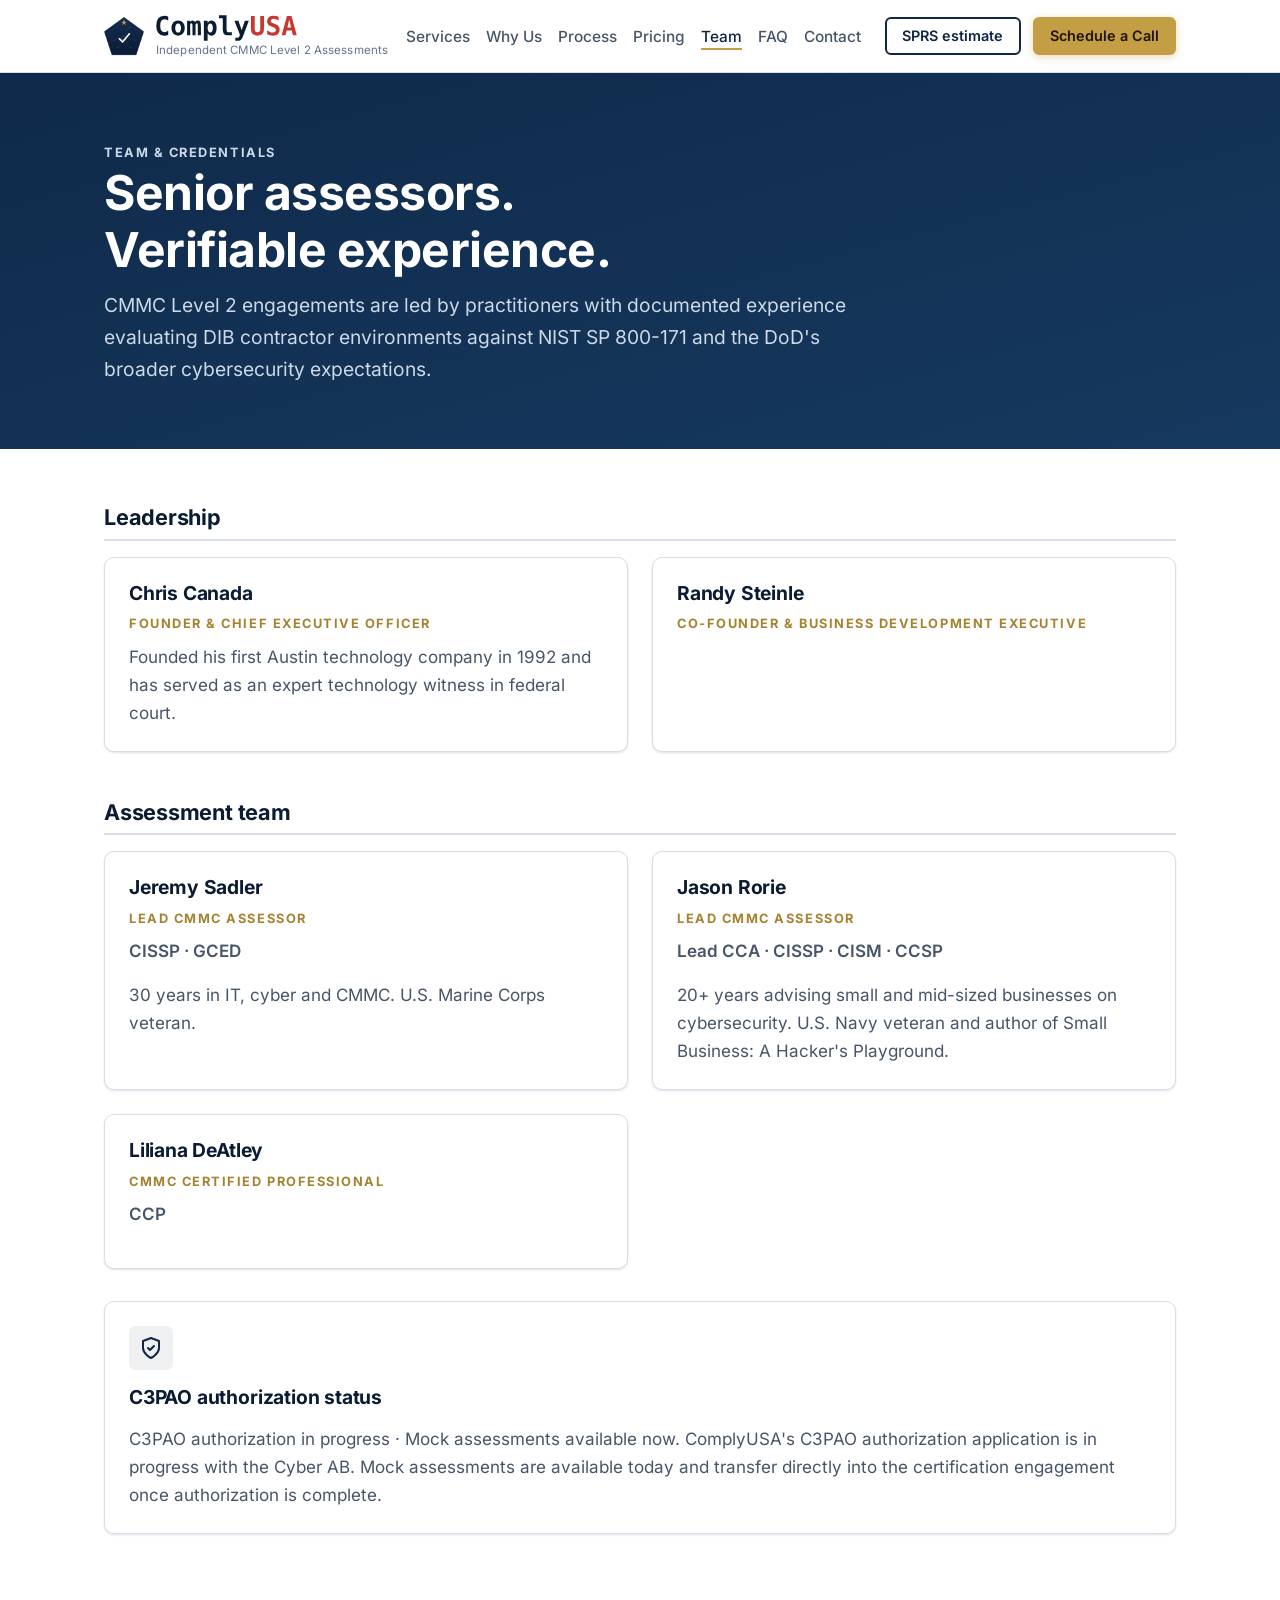
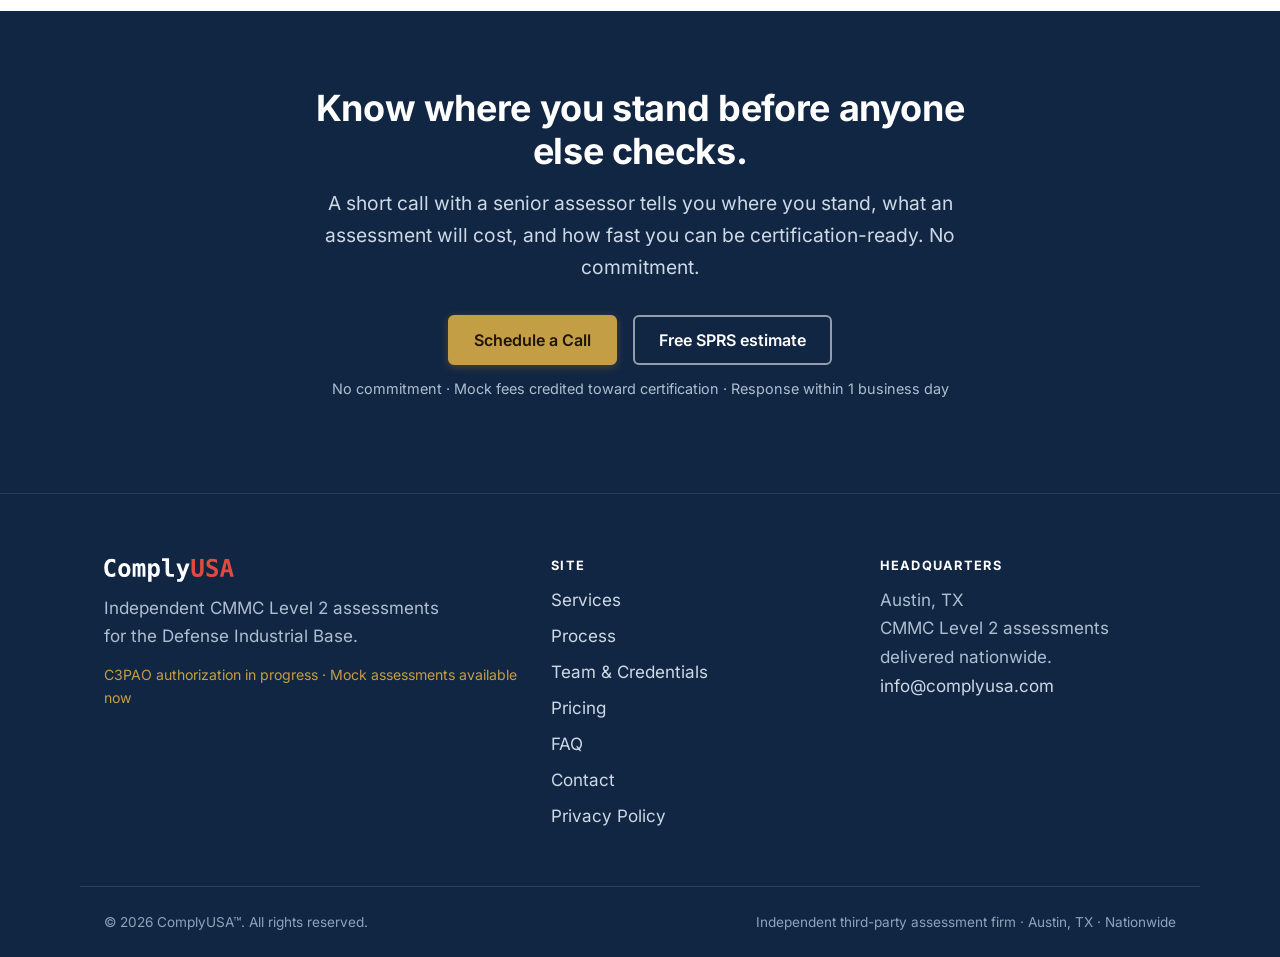
<file: team/index.html>
<!DOCTYPE html><html lang="en"><head><meta charset="utf-8"><meta name="viewport" content="width=device-width, initial-scale=1"><title>Team &amp; Credentials | ComplyUSA™</title><meta name="description" content="Senior assessors with verifiable experience evaluating Defense Industrial Base contractor environments against NIST SP 800-171 and CMMC Level 2."><link rel="canonical" href="https://complyusa.com/team/"><!-- Security: Content-Security-Policy is emitted per page by Astro (astro.config.mjs → security.csp).
         HSTS and frame-ancestors need response headers, which GitHub Pages does not allow. --><meta name="referrer" content="strict-origin-when-cross-origin"><!-- Icons --><link rel="icon" href="/brand/favicon-32.png" sizes="32x32" type="image/png"><link rel="icon" href="/brand/favicon-48.png" sizes="48x48" type="image/png"><link rel="apple-touch-icon" href="/brand/apple-touch-icon.png"><!-- Open Graph --><meta property="og:type" content="website"><meta property="og:site_name" content="ComplyUSA"><meta property="og:title" content="Team &amp; Credentials | ComplyUSA™"><meta property="og:description" content="Senior assessors with verifiable experience evaluating Defense Industrial Base contractor environments against NIST SP 800-171 and CMMC Level 2."><meta property="og:url" content="https://complyusa.com/team/"><meta property="og:image" content="https://complyusa.com/og-image.png"><!-- Twitter --><meta name="twitter:card" content="summary_large_image"><meta name="twitter:title" content="Team &amp; Credentials | ComplyUSA™"><meta name="twitter:description" content="Senior assessors with verifiable experience evaluating Defense Industrial Base contractor environments against NIST SP 800-171 and CMMC Level 2."><meta name="twitter:image" content="https://complyusa.com/og-image.png"><!-- Fonts: Inter is self-hosted from /fonts with a system-stack fallback;
         no third-party font requests. --><link rel="preload" href="/fonts/inter-latin-wght-normal.woff2" as="font" type="font/woff2" crossorigin><meta http-equiv="content-security-policy" content="default-src 'self';img-src 'self' data: https://*.hcaptcha.com;font-src 'self';connect-src 'self' https://api.web3forms.com https://hcaptcha.com https://*.hcaptcha.com;frame-src https://hcaptcha.com https://*.hcaptcha.com;form-action 'self' https://api.web3forms.com;base-uri 'self';object-src 'none';upgrade-insecure-requests; script-src 'self' https://web3forms.com https://hcaptcha.com https://*.hcaptcha.com 'sha256-05hN5lvhONOAZGl/Y3GyFjNIpvWKajV6Lsqg2jmq0Ow=' 'sha256-Wow6AhREcFb9SdxBmSPcfN3NGvc3m2nv8CtPPSmdKe0=' 'sha256-QsMi7ZqGe4ldI/uWz6auwMzgMSiX2HN8IaI9NysrnPU=' 'sha256-xIb/Pa7FUshAu4ihwjchYcQpyCI8eS8kt40GpOAYCz8=' 'sha256-1BvDVWLr3QCC20uHhUDi27eDFVJpk1uMQJGIWKUks2I=' 'sha256-kmZE/W8I1iuTnl1b3yqzv9/DQZenPngd3NjSKMQl7y0=' 'sha256-Y8t0ntteBwH+PqGKUyjWW3CAk+BNJKSoQc0xZ68FjhM=' 'sha256-0O7iB6zr9x0r6X6eWYITC9V5q+yWCGAoFvcysBGbY9Q='; style-src 'self' https://hcaptcha.com https://*.hcaptcha.com ; style-src-attr 'unsafe-inline';"><link rel="stylesheet" href="/_astro/BaseLayout.RYptAzWI.css"></head><body><a class="skip-link" href="#main">Skip to content</a><header class="site-header" data-astro-cid-nen7h5rs><div class="container site-header__inner" data-astro-cid-nen7h5rs><a class="brand" href="/" aria-label="ComplyUSA home" data-astro-cid-nen7h5rs><img class="brand__mark" src="/brand/icon-256.png" width="40" height="40" alt="" data-astro-cid-nen7h5rs><span class="brand__text" data-astro-cid-nen7h5rs><img class="brand-word" src="/brand/wordmark-light.svg" width="140" height="26" alt="ComplyUSA" data-astro-cid-nen7h5rs><span class="brand__tag" data-astro-cid-nen7h5rs>Independent CMMC Level 2 Assessments</span></span></a><button class="nav-toggle" aria-expanded="false" aria-controls="primary-nav" aria-label="Open menu" data-astro-cid-nen7h5rs><span class="nav-toggle__bar" data-astro-cid-nen7h5rs></span><span class="nav-toggle__bar" data-astro-cid-nen7h5rs></span><span class="nav-toggle__bar" data-astro-cid-nen7h5rs></span></button><nav class="primary-nav" id="primary-nav" aria-label="Primary" data-astro-cid-nen7h5rs><ul data-astro-cid-nen7h5rs><li data-astro-cid-nen7h5rs><a href="/services/" data-astro-cid-nen7h5rs>Services</a></li><li data-astro-cid-nen7h5rs><a href="/why-us/" data-astro-cid-nen7h5rs>Why Us</a></li><li data-astro-cid-nen7h5rs><a href="/process/" data-astro-cid-nen7h5rs>Process</a></li><li data-astro-cid-nen7h5rs><a href="/pricing/" data-astro-cid-nen7h5rs>Pricing</a></li><li data-astro-cid-nen7h5rs><a href="/team/" aria-current="page" data-astro-cid-nen7h5rs>Team</a></li><li data-astro-cid-nen7h5rs><a href="/faq/" data-astro-cid-nen7h5rs>FAQ</a></li><li data-astro-cid-nen7h5rs><a href="/contact/" data-astro-cid-nen7h5rs>Contact</a></li></ul><div class="primary-nav__cta" data-astro-cid-nen7h5rs><a class="btn btn--outline btn--sm" href="/sprs-estimate/" data-astro-cid-nen7h5rs>SPRS estimate</a><a class="btn btn--primary btn--sm" href="https://bookings.cloud.microsoft/book/BookingPage@onsupport.com/" target="_blank" rel="noopener noreferrer" data-astro-cid-nen7h5rs>Schedule a Call</a></div></nav></div></header><script type="module">var e=document.querySelector(`.nav-toggle`),t=document.getElementById(`primary-nav`);e&&t&&(e.addEventListener(`click`,()=>{let n=t.classList.toggle(`is-open`);e.setAttribute(`aria-expanded`,String(n)),e.setAttribute(`aria-label`,n?`Close menu`:`Open menu`)}),t.querySelectorAll(`a`).forEach(n=>n.addEventListener(`click`,()=>{t.classList.remove(`is-open`),e.setAttribute(`aria-expanded`,`false`),e.setAttribute(`aria-label`,`Open menu`)})));</script><main id="main"><header class="page-head"><div class="container"><p class="eyebrow">Team &amp; Credentials</p><h1>Senior assessors. Verifiable experience.</h1><p class="lead">CMMC Level 2 engagements are led by practitioners with documented experience evaluating DIB contractor environments against NIST SP 800-171 and the DoD's broader cybersecurity expectations.</p></div></header><section class="section"><div class="container"><h2 class="team-h">Leadership</h2><div class="grid grid-2"><article class="card"><h2 style="font-size:1.2rem;margin-bottom:var(--sp-1)">Chris Canada</h2><p class="eyebrow" style="margin-bottom:var(--sp-2)">Founder &amp; Chief Executive Officer</p><p class="mb-0">Founded his first Austin technology company in 1992 and has served as an expert technology witness in federal court.</p></article><article class="card"><h2 style="font-size:1.2rem;margin-bottom:var(--sp-1)">Randy Steinle</h2><p class="eyebrow" style="margin-bottom:var(--sp-2)">Co-Founder &amp; Business Development Executive</p></article></div><h2 class="team-h">Assessment team</h2><div class="grid grid-2"><article class="card"><h2 style="font-size:1.2rem;margin-bottom:var(--sp-1)">Jeremy Sadler</h2><p class="eyebrow" style="margin-bottom:var(--sp-2)">Lead CMMC Assessor</p><p style="font-weight:600">CISSP · GCED</p><p class="mb-0">30 years in IT, cyber and CMMC. U.S. Marine Corps veteran.</p></article><article class="card"><h2 style="font-size:1.2rem;margin-bottom:var(--sp-1)">Jason Rorie</h2><p class="eyebrow" style="margin-bottom:var(--sp-2)">Lead CMMC Assessor</p><p style="font-weight:600">Lead CCA · CISSP · CISM · CCSP</p><p class="mb-0">20+ years advising small and mid-sized businesses on cybersecurity. U.S. Navy veteran and author of Small Business: A Hacker&#39;s Playground.</p></article><article class="card"><h2 style="font-size:1.2rem;margin-bottom:var(--sp-1)">Liliana DeAtley</h2><p class="eyebrow" style="margin-bottom:var(--sp-2)">CMMC Certified Professional</p><p style="font-weight:600">CCP</p></article></div><div class="card" style="margin-top:var(--sp-6)"><span class="card__icon" aria-hidden="true"><svg viewBox="0 0 24 24" fill="none" stroke="currentColor" stroke-width="2" stroke-linecap="round" stroke-linejoin="round"><path d="M12 22s8-4 8-10V5l-8-3-8 3v7c0 6 8 10 8 10Z"></path><path d="m9 12 2 2 4-4"></path></svg></span><h2 style="font-size:1.2rem">C3PAO authorization status</h2><p class="mb-0">C3PAO authorization in progress · Mock assessments available now. ComplyUSA's C3PAO authorization application is in progress with the Cyber AB. Mock assessments are available today and transfer directly into the certification engagement once authorization is complete.</p></div></div></section><section class="section section--navy"><div class="container narrow text-center"><h2>Know where you stand before anyone else checks.</h2><p class="lead">A short call with a senior assessor tells you where you stand, what an assessment will cost, and how fast you can be certification-ready. No commitment.</p><div class="center-cta"><a class="btn btn--primary" href="https://bookings.cloud.microsoft/book/BookingPage@onsupport.com/" target="_blank" rel="noopener noreferrer">Schedule a Call</a><a class="btn btn--outline" href="/sprs-estimate/">Free SPRS estimate</a></div><p class="cta-microcopy">No commitment · Mock fees credited toward certification · Response within 1 business day</p></div></section></main><footer class="site-footer" data-astro-cid-jo6i4kqk><div class="container site-footer__grid" data-astro-cid-jo6i4kqk><div data-astro-cid-jo6i4kqk><img class="footer-word" src="/brand/wordmark-dark.svg" width="130" height="24" alt="ComplyUSA" data-astro-cid-jo6i4kqk><p class="footer-desc" data-astro-cid-jo6i4kqk>Independent CMMC Level 2 assessments for the Defense Industrial Base.</p><p class="footer-status" data-astro-cid-jo6i4kqk>C3PAO authorization in progress · Mock assessments available now</p></div><nav aria-label="Footer" data-astro-cid-jo6i4kqk><h2 class="footer-h" data-astro-cid-jo6i4kqk>Site</h2><ul data-astro-cid-jo6i4kqk><li data-astro-cid-jo6i4kqk><a href="/services/" data-astro-cid-jo6i4kqk>Services</a></li><li data-astro-cid-jo6i4kqk><a href="/process/" data-astro-cid-jo6i4kqk>Process</a></li><li data-astro-cid-jo6i4kqk><a href="/team/" data-astro-cid-jo6i4kqk>Team &amp; Credentials</a></li><li data-astro-cid-jo6i4kqk><a href="/pricing/" data-astro-cid-jo6i4kqk>Pricing</a></li><li data-astro-cid-jo6i4kqk><a href="/faq/" data-astro-cid-jo6i4kqk>FAQ</a></li><li data-astro-cid-jo6i4kqk><a href="/contact/" data-astro-cid-jo6i4kqk>Contact</a></li><li data-astro-cid-jo6i4kqk><a href="/privacy/" data-astro-cid-jo6i4kqk>Privacy Policy</a></li></ul></nav><div data-astro-cid-jo6i4kqk><h2 class="footer-h" data-astro-cid-jo6i4kqk>Headquarters</h2><address class="footer-address" data-astro-cid-jo6i4kqk>Austin, TX<br data-astro-cid-jo6i4kqk>CMMC Level 2 assessments delivered nationwide.<br data-astro-cid-jo6i4kqk><a href="mailto:info@complyusa.com" data-astro-cid-jo6i4kqk>info@complyusa.com</a></address></div></div><div class="container footer-bottom" data-astro-cid-jo6i4kqk><p data-astro-cid-jo6i4kqk>© 2026 ComplyUSA™. All rights reserved.</p><p data-astro-cid-jo6i4kqk>Independent third-party assessment firm · Austin, TX · Nationwide</p></div></footer><div class="mobile-cta" role="region" aria-label="Quick actions"><a class="btn btn--outline btn--sm" href="/sprs-estimate/">SPRS estimate</a><a class="btn btn--primary btn--sm" href="https://bookings.cloud.microsoft/book/BookingPage@onsupport.com/" target="_blank" rel="noopener noreferrer">Schedule a Call</a></div></body></html>
</file>
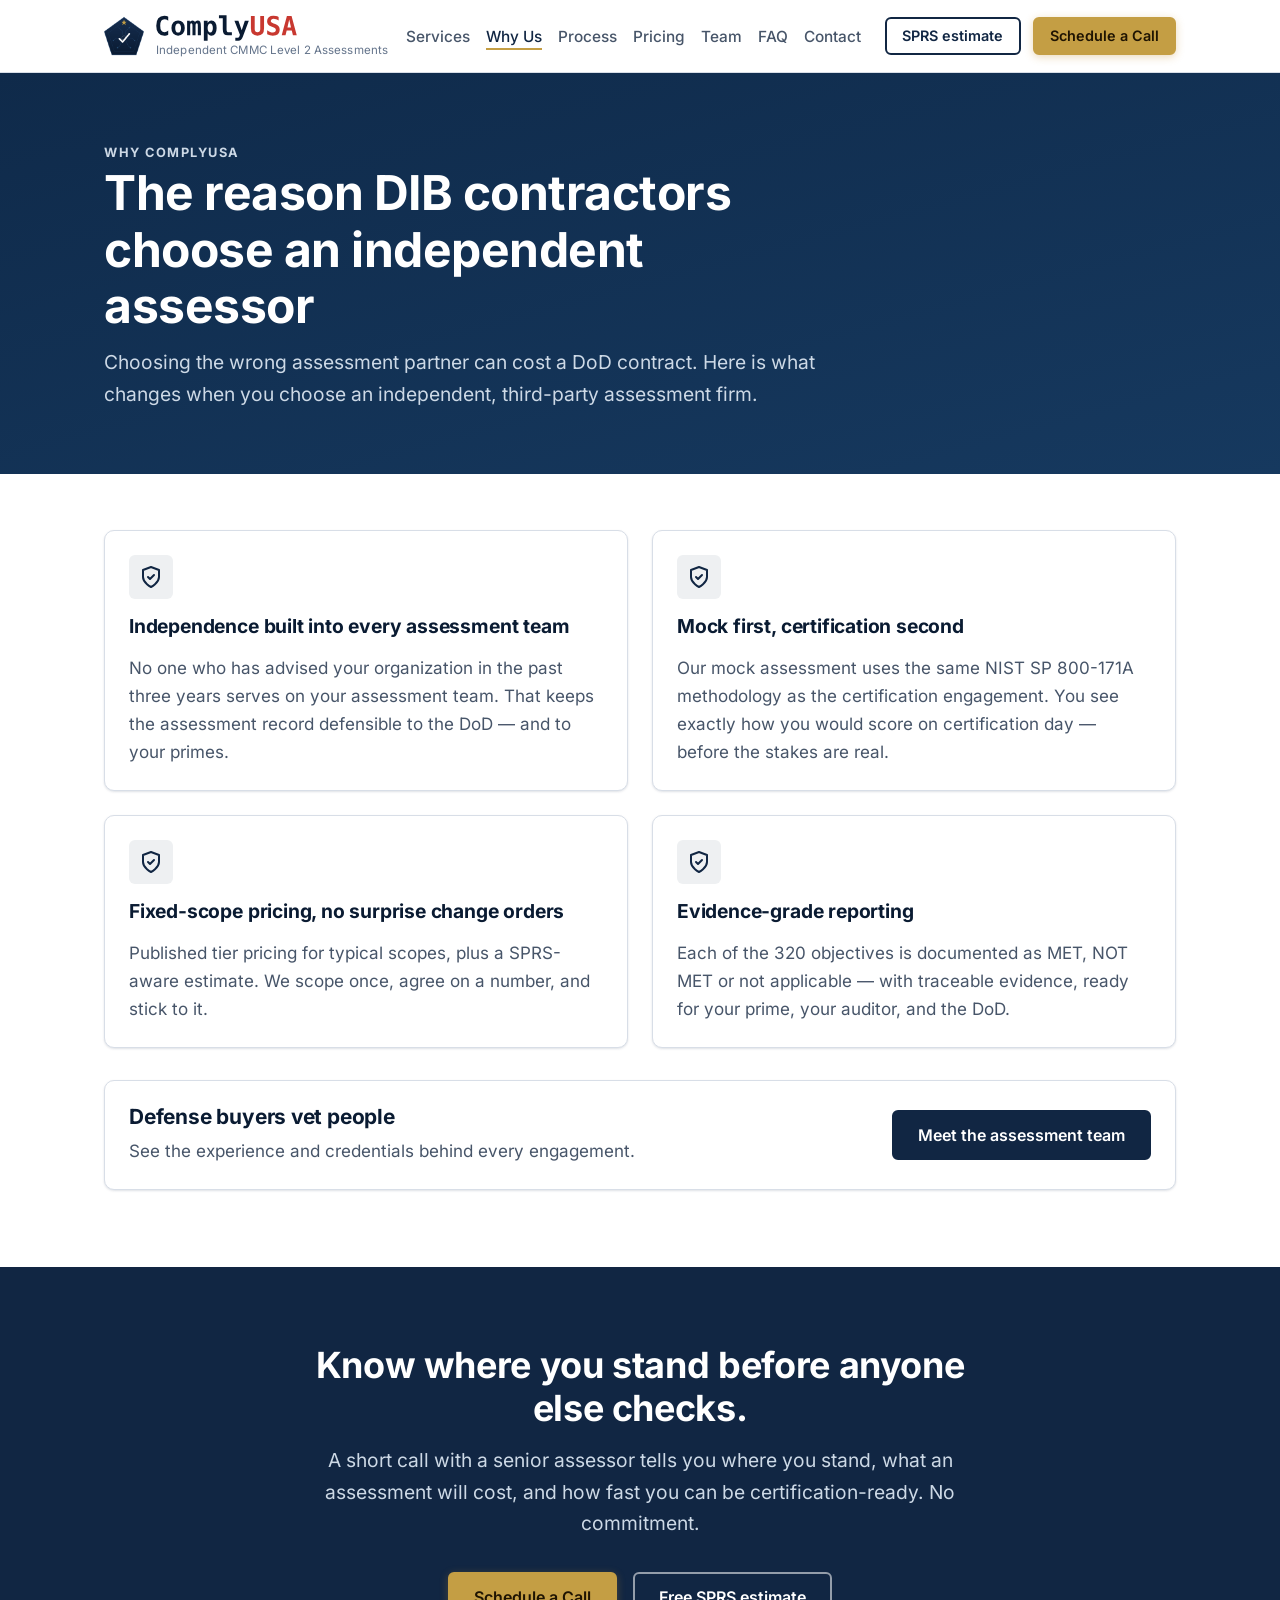
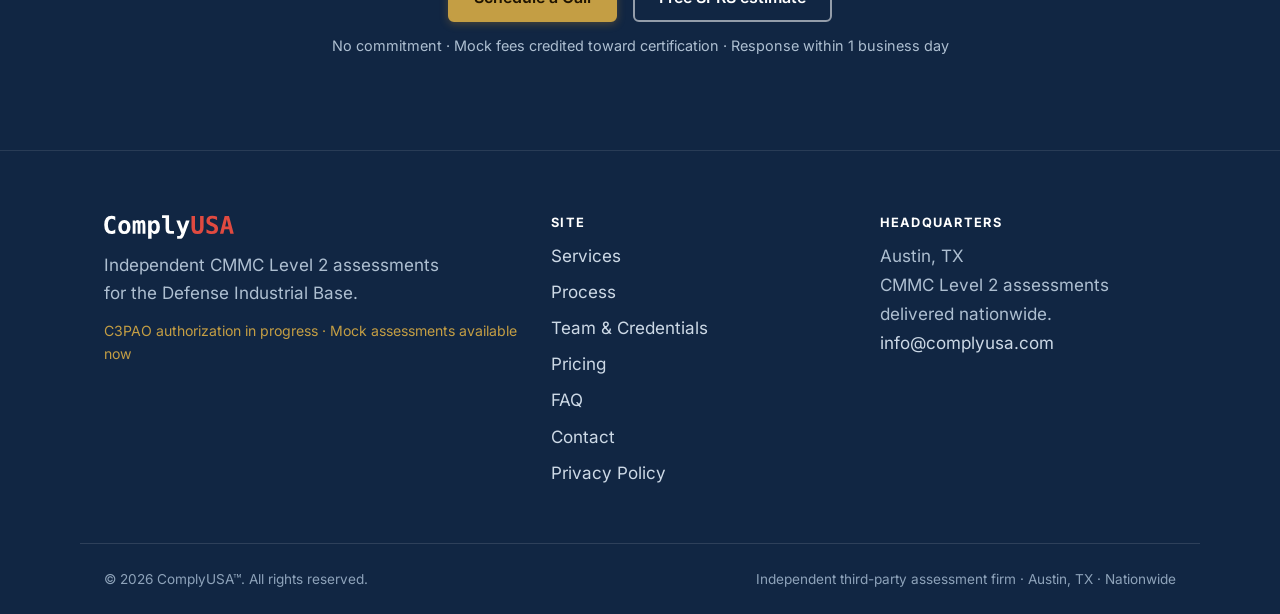
<file: why-us/index.html>
<!DOCTYPE html><html lang="en"><head><meta charset="utf-8"><meta name="viewport" content="width=device-width, initial-scale=1"><title>Why an Independent CMMC Assessor | ComplyUSA™</title><meta name="description" content="Why Defense Industrial Base contractors choose an independent CMMC Level 2 assessor: true independence, mock-first methodology, fixed-scope pricing, and evidence-grade reporting."><link rel="canonical" href="https://complyusa.com/why-us/"><!-- Security: Content-Security-Policy is emitted per page by Astro (astro.config.mjs → security.csp).
         HSTS and frame-ancestors need response headers, which GitHub Pages does not allow. --><meta name="referrer" content="strict-origin-when-cross-origin"><!-- Icons --><link rel="icon" href="/brand/favicon-32.png" sizes="32x32" type="image/png"><link rel="icon" href="/brand/favicon-48.png" sizes="48x48" type="image/png"><link rel="apple-touch-icon" href="/brand/apple-touch-icon.png"><!-- Open Graph --><meta property="og:type" content="website"><meta property="og:site_name" content="ComplyUSA"><meta property="og:title" content="Why an Independent CMMC Assessor | ComplyUSA™"><meta property="og:description" content="Why Defense Industrial Base contractors choose an independent CMMC Level 2 assessor: true independence, mock-first methodology, fixed-scope pricing, and evidence-grade reporting."><meta property="og:url" content="https://complyusa.com/why-us/"><meta property="og:image" content="https://complyusa.com/og-image.png"><!-- Twitter --><meta name="twitter:card" content="summary_large_image"><meta name="twitter:title" content="Why an Independent CMMC Assessor | ComplyUSA™"><meta name="twitter:description" content="Why Defense Industrial Base contractors choose an independent CMMC Level 2 assessor: true independence, mock-first methodology, fixed-scope pricing, and evidence-grade reporting."><meta name="twitter:image" content="https://complyusa.com/og-image.png"><!-- Fonts: Inter is self-hosted from /fonts with a system-stack fallback;
         no third-party font requests. --><link rel="preload" href="/fonts/inter-latin-wght-normal.woff2" as="font" type="font/woff2" crossorigin><meta http-equiv="content-security-policy" content="default-src 'self';img-src 'self' data: https://*.hcaptcha.com;font-src 'self';connect-src 'self' https://api.web3forms.com https://hcaptcha.com https://*.hcaptcha.com;frame-src https://hcaptcha.com https://*.hcaptcha.com;form-action 'self' https://api.web3forms.com;base-uri 'self';object-src 'none';upgrade-insecure-requests; script-src 'self' https://web3forms.com https://hcaptcha.com https://*.hcaptcha.com 'sha256-05hN5lvhONOAZGl/Y3GyFjNIpvWKajV6Lsqg2jmq0Ow=' 'sha256-Wow6AhREcFb9SdxBmSPcfN3NGvc3m2nv8CtPPSmdKe0=' 'sha256-QsMi7ZqGe4ldI/uWz6auwMzgMSiX2HN8IaI9NysrnPU=' 'sha256-xIb/Pa7FUshAu4ihwjchYcQpyCI8eS8kt40GpOAYCz8=' 'sha256-1BvDVWLr3QCC20uHhUDi27eDFVJpk1uMQJGIWKUks2I=' 'sha256-kmZE/W8I1iuTnl1b3yqzv9/DQZenPngd3NjSKMQl7y0=' 'sha256-Y8t0ntteBwH+PqGKUyjWW3CAk+BNJKSoQc0xZ68FjhM=' 'sha256-0O7iB6zr9x0r6X6eWYITC9V5q+yWCGAoFvcysBGbY9Q='; style-src 'self' https://hcaptcha.com https://*.hcaptcha.com ; style-src-attr 'unsafe-inline';"><link rel="stylesheet" href="/_astro/BaseLayout.RYptAzWI.css"></head><body><a class="skip-link" href="#main">Skip to content</a><header class="site-header" data-astro-cid-nen7h5rs><div class="container site-header__inner" data-astro-cid-nen7h5rs><a class="brand" href="/" aria-label="ComplyUSA home" data-astro-cid-nen7h5rs><img class="brand__mark" src="/brand/icon-256.png" width="40" height="40" alt="" data-astro-cid-nen7h5rs><span class="brand__text" data-astro-cid-nen7h5rs><img class="brand-word" src="/brand/wordmark-light.svg" width="140" height="26" alt="ComplyUSA" data-astro-cid-nen7h5rs><span class="brand__tag" data-astro-cid-nen7h5rs>Independent CMMC Level 2 Assessments</span></span></a><button class="nav-toggle" aria-expanded="false" aria-controls="primary-nav" aria-label="Open menu" data-astro-cid-nen7h5rs><span class="nav-toggle__bar" data-astro-cid-nen7h5rs></span><span class="nav-toggle__bar" data-astro-cid-nen7h5rs></span><span class="nav-toggle__bar" data-astro-cid-nen7h5rs></span></button><nav class="primary-nav" id="primary-nav" aria-label="Primary" data-astro-cid-nen7h5rs><ul data-astro-cid-nen7h5rs><li data-astro-cid-nen7h5rs><a href="/services/" data-astro-cid-nen7h5rs>Services</a></li><li data-astro-cid-nen7h5rs><a href="/why-us/" aria-current="page" data-astro-cid-nen7h5rs>Why Us</a></li><li data-astro-cid-nen7h5rs><a href="/process/" data-astro-cid-nen7h5rs>Process</a></li><li data-astro-cid-nen7h5rs><a href="/pricing/" data-astro-cid-nen7h5rs>Pricing</a></li><li data-astro-cid-nen7h5rs><a href="/team/" data-astro-cid-nen7h5rs>Team</a></li><li data-astro-cid-nen7h5rs><a href="/faq/" data-astro-cid-nen7h5rs>FAQ</a></li><li data-astro-cid-nen7h5rs><a href="/contact/" data-astro-cid-nen7h5rs>Contact</a></li></ul><div class="primary-nav__cta" data-astro-cid-nen7h5rs><a class="btn btn--outline btn--sm" href="/sprs-estimate/" data-astro-cid-nen7h5rs>SPRS estimate</a><a class="btn btn--primary btn--sm" href="https://bookings.cloud.microsoft/book/BookingPage@onsupport.com/" target="_blank" rel="noopener noreferrer" data-astro-cid-nen7h5rs>Schedule a Call</a></div></nav></div></header><script type="module">var e=document.querySelector(`.nav-toggle`),t=document.getElementById(`primary-nav`);e&&t&&(e.addEventListener(`click`,()=>{let n=t.classList.toggle(`is-open`);e.setAttribute(`aria-expanded`,String(n)),e.setAttribute(`aria-label`,n?`Close menu`:`Open menu`)}),t.querySelectorAll(`a`).forEach(n=>n.addEventListener(`click`,()=>{t.classList.remove(`is-open`),e.setAttribute(`aria-expanded`,`false`),e.setAttribute(`aria-label`,`Open menu`)})));</script><main id="main"><header class="page-head"><div class="container"><p class="eyebrow">Why ComplyUSA</p><h1>The reason DIB contractors choose an independent assessor</h1><p class="lead">Choosing the wrong assessment partner can cost a DoD contract. Here is what changes when you choose an independent, third-party assessment firm.</p></div></header><section class="section"><div class="container"><div class="grid grid-2"><article class="card"><span class="card__icon" aria-hidden="true"><svg viewBox="0 0 24 24" fill="none" stroke="currentColor" stroke-width="2" stroke-linecap="round" stroke-linejoin="round"><path d="M12 22s8-4 8-10V5l-8-3-8 3v7c0 6 8 10 8 10Z"></path><path d="m9 12 2 2 4-4"></path></svg></span><h2 style="font-size:1.2rem">Independence built into every assessment team</h2><p class="mb-0">No one who has advised your organization in the past three years serves on your assessment team. That keeps the assessment record defensible to the DoD — and to your primes.</p></article><article class="card"><span class="card__icon" aria-hidden="true"><svg viewBox="0 0 24 24" fill="none" stroke="currentColor" stroke-width="2" stroke-linecap="round" stroke-linejoin="round"><path d="M12 22s8-4 8-10V5l-8-3-8 3v7c0 6 8 10 8 10Z"></path><path d="m9 12 2 2 4-4"></path></svg></span><h2 style="font-size:1.2rem">Mock first, certification second</h2><p class="mb-0">Our mock assessment uses the same NIST SP 800-171A methodology as the certification engagement. You see exactly how you would score on certification day — before the stakes are real.</p></article><article class="card"><span class="card__icon" aria-hidden="true"><svg viewBox="0 0 24 24" fill="none" stroke="currentColor" stroke-width="2" stroke-linecap="round" stroke-linejoin="round"><path d="M12 22s8-4 8-10V5l-8-3-8 3v7c0 6 8 10 8 10Z"></path><path d="m9 12 2 2 4-4"></path></svg></span><h2 style="font-size:1.2rem">Fixed-scope pricing, no surprise change orders</h2><p class="mb-0">Published tier pricing for typical scopes, plus a SPRS-aware estimate. We scope once, agree on a number, and stick to it.</p></article><article class="card"><span class="card__icon" aria-hidden="true"><svg viewBox="0 0 24 24" fill="none" stroke="currentColor" stroke-width="2" stroke-linecap="round" stroke-linejoin="round"><path d="M12 22s8-4 8-10V5l-8-3-8 3v7c0 6 8 10 8 10Z"></path><path d="m9 12 2 2 4-4"></path></svg></span><h2 style="font-size:1.2rem">Evidence-grade reporting</h2><p class="mb-0">Each of the 320 objectives is documented as MET, NOT MET or not applicable — with traceable evidence, ready for your prime, your auditor, and the DoD.</p></article></div><div class="card section--tight" style="margin-top:var(--sp-6);display:flex;flex-wrap:wrap;align-items:center;justify-content:space-between;gap:var(--sp-4)"><div style="max-width:48ch"><h2 style="font-size:1.3rem;margin-bottom:var(--sp-2)">Defense buyers vet people</h2><p class="mb-0">See the experience and credentials behind every engagement.</p></div><a class="btn btn--solid" href="/team/">Meet the assessment team</a></div></div></section><section class="section section--navy"><div class="container narrow text-center"><h2>Know where you stand before anyone else checks.</h2><p class="lead">A short call with a senior assessor tells you where you stand, what an assessment will cost, and how fast you can be certification-ready. No commitment.</p><div class="center-cta"><a class="btn btn--primary" href="https://bookings.cloud.microsoft/book/BookingPage@onsupport.com/" target="_blank" rel="noopener noreferrer">Schedule a Call</a><a class="btn btn--outline" href="/sprs-estimate/">Free SPRS estimate</a></div><p class="cta-microcopy">No commitment · Mock fees credited toward certification · Response within 1 business day</p></div></section></main><footer class="site-footer" data-astro-cid-jo6i4kqk><div class="container site-footer__grid" data-astro-cid-jo6i4kqk><div data-astro-cid-jo6i4kqk><img class="footer-word" src="/brand/wordmark-dark.svg" width="130" height="24" alt="ComplyUSA" data-astro-cid-jo6i4kqk><p class="footer-desc" data-astro-cid-jo6i4kqk>Independent CMMC Level 2 assessments for the Defense Industrial Base.</p><p class="footer-status" data-astro-cid-jo6i4kqk>C3PAO authorization in progress · Mock assessments available now</p></div><nav aria-label="Footer" data-astro-cid-jo6i4kqk><h2 class="footer-h" data-astro-cid-jo6i4kqk>Site</h2><ul data-astro-cid-jo6i4kqk><li data-astro-cid-jo6i4kqk><a href="/services/" data-astro-cid-jo6i4kqk>Services</a></li><li data-astro-cid-jo6i4kqk><a href="/process/" data-astro-cid-jo6i4kqk>Process</a></li><li data-astro-cid-jo6i4kqk><a href="/team/" data-astro-cid-jo6i4kqk>Team &amp; Credentials</a></li><li data-astro-cid-jo6i4kqk><a href="/pricing/" data-astro-cid-jo6i4kqk>Pricing</a></li><li data-astro-cid-jo6i4kqk><a href="/faq/" data-astro-cid-jo6i4kqk>FAQ</a></li><li data-astro-cid-jo6i4kqk><a href="/contact/" data-astro-cid-jo6i4kqk>Contact</a></li><li data-astro-cid-jo6i4kqk><a href="/privacy/" data-astro-cid-jo6i4kqk>Privacy Policy</a></li></ul></nav><div data-astro-cid-jo6i4kqk><h2 class="footer-h" data-astro-cid-jo6i4kqk>Headquarters</h2><address class="footer-address" data-astro-cid-jo6i4kqk>Austin, TX<br data-astro-cid-jo6i4kqk>CMMC Level 2 assessments delivered nationwide.<br data-astro-cid-jo6i4kqk><a href="mailto:info@complyusa.com" data-astro-cid-jo6i4kqk>info@complyusa.com</a></address></div></div><div class="container footer-bottom" data-astro-cid-jo6i4kqk><p data-astro-cid-jo6i4kqk>© 2026 ComplyUSA™. All rights reserved.</p><p data-astro-cid-jo6i4kqk>Independent third-party assessment firm · Austin, TX · Nationwide</p></div></footer><div class="mobile-cta" role="region" aria-label="Quick actions"><a class="btn btn--outline btn--sm" href="/sprs-estimate/">SPRS estimate</a><a class="btn btn--primary btn--sm" href="https://bookings.cloud.microsoft/book/BookingPage@onsupport.com/" target="_blank" rel="noopener noreferrer">Schedule a Call</a></div></body></html>
</file>
<file: _astro/BaseLayout.RYptAzWI.css>
.site-header[data-astro-cid-nen7h5rs]{z-index:100;backdrop-filter:saturate(180%)blur(6px);border-bottom:1px solid var(--line);background:#fffffff5;position:sticky;top:0}.site-header__inner[data-astro-cid-nen7h5rs]{justify-content:space-between;align-items:center;gap:var(--sp-4);min-height:72px;display:flex}.brand[data-astro-cid-nen7h5rs]{align-items:center;gap:var(--sp-3);color:var(--navy);text-decoration:none;display:inline-flex}.brand__mark[data-astro-cid-nen7h5rs]{flex:none;width:40px;height:40px}.brand__tag[data-astro-cid-nen7h5rs]{margin-top:3px}.brand__text[data-astro-cid-nen7h5rs]{flex-direction:column;align-items:flex-start;line-height:1.1;display:flex}@media (width<=480px){.brand__tag[data-astro-cid-nen7h5rs]{display:none}}.brand__name[data-astro-cid-nen7h5rs]{color:var(--ink);font-size:1.15rem;font-weight:700}.brand__name[data-astro-cid-nen7h5rs] sup[data-astro-cid-nen7h5rs]{font-size:.6em}.brand__tag[data-astro-cid-nen7h5rs]{color:var(--slate-light);letter-spacing:.01em;font-size:.72rem}.primary-nav[data-astro-cid-nen7h5rs]{align-items:center;gap:var(--sp-5);display:flex}.primary-nav[data-astro-cid-nen7h5rs] ul[data-astro-cid-nen7h5rs]{gap:var(--sp-4);margin:0;padding:0;list-style:none;display:flex}.primary-nav[data-astro-cid-nen7h5rs] li[data-astro-cid-nen7h5rs]{margin:0}.primary-nav[data-astro-cid-nen7h5rs] ul[data-astro-cid-nen7h5rs] a[data-astro-cid-nen7h5rs]{color:var(--slate);white-space:nowrap;padding-block:.25rem;font-size:.96rem;font-weight:500;text-decoration:none}.primary-nav[data-astro-cid-nen7h5rs] ul[data-astro-cid-nen7h5rs] a[data-astro-cid-nen7h5rs]:hover{color:var(--navy)}.primary-nav[data-astro-cid-nen7h5rs] ul[data-astro-cid-nen7h5rs] a[data-astro-cid-nen7h5rs][aria-current=page]{color:var(--navy);box-shadow:inset 0 -2px 0 var(--accent)}.primary-nav__cta[data-astro-cid-nen7h5rs]{gap:var(--sp-3);display:flex}.btn--sm[data-astro-cid-nen7h5rs]{padding:.55rem .95rem;font-size:.9rem}.nav-toggle[data-astro-cid-nen7h5rs]{border:1px solid var(--line);border-radius:var(--radius-sm);cursor:pointer;background:0 0;flex-direction:column;justify-content:center;align-items:center;gap:5px;width:44px;height:44px;display:none}.nav-toggle__bar[data-astro-cid-nen7h5rs]{background:var(--navy);width:22px;height:2px;transition:transform .2s,opacity .2s}@media (width<=1040px){.nav-toggle[data-astro-cid-nen7h5rs]{display:flex}.primary-nav[data-astro-cid-nen7h5rs]{border-bottom:1px solid var(--line);box-shadow:var(--shadow-md);padding:var(--sp-4) var(--sp-5);background:#fff;flex-direction:column;align-items:stretch;gap:0;display:none;position:absolute;top:100%;left:0;right:0}.primary-nav[data-astro-cid-nen7h5rs].is-open{display:flex}.primary-nav[data-astro-cid-nen7h5rs] ul[data-astro-cid-nen7h5rs]{flex-direction:column;gap:0}.primary-nav[data-astro-cid-nen7h5rs] ul[data-astro-cid-nen7h5rs] li[data-astro-cid-nen7h5rs]{border-bottom:1px solid var(--line-soft)}.primary-nav[data-astro-cid-nen7h5rs] ul[data-astro-cid-nen7h5rs] a[data-astro-cid-nen7h5rs]{padding:.8rem 0;display:block}.primary-nav__cta[data-astro-cid-nen7h5rs]{margin-top:var(--sp-4);flex-direction:column}.btn--sm[data-astro-cid-nen7h5rs]{justify-content:center;padding:.75rem 1rem}.site-header__inner[data-astro-cid-nen7h5rs]{position:static}.container[data-astro-cid-nen7h5rs].site-header__inner{position:relative}}.site-footer[data-astro-cid-jo6i4kqk]{background:var(--navy);color:#aebfd1;padding-block:var(--sp-8) var(--sp-5);border-top:1px solid #ffffff1a}.site-footer__grid[data-astro-cid-jo6i4kqk]{gap:var(--sp-6);grid-template-columns:1.4fr 1fr 1fr;display:grid}@media (width<=760px){.site-footer__grid[data-astro-cid-jo6i4kqk]{grid-template-columns:1fr}}.footer-brand[data-astro-cid-jo6i4kqk]{color:#fff;font-size:1.2rem;font-weight:700}.footer-brand[data-astro-cid-jo6i4kqk] sup[data-astro-cid-jo6i4kqk]{font-size:.6em}.footer-desc[data-astro-cid-jo6i4kqk]{margin:var(--sp-3) 0;max-width:32ch}.footer-status[data-astro-cid-jo6i4kqk]{color:var(--accent);margin:0;font-size:.88rem}.footer-h[data-astro-cid-jo6i4kqk]{text-transform:uppercase;letter-spacing:.1em;color:#fff;margin:0 0 var(--sp-3);font-size:.8rem}.site-footer[data-astro-cid-jo6i4kqk] ul[data-astro-cid-jo6i4kqk]{margin:0;padding:0;list-style:none}.site-footer[data-astro-cid-jo6i4kqk] li[data-astro-cid-jo6i4kqk]{margin-bottom:var(--sp-2)}.site-footer[data-astro-cid-jo6i4kqk] a[data-astro-cid-jo6i4kqk]{color:#cdd9e6;text-decoration:none}.site-footer[data-astro-cid-jo6i4kqk] a[data-astro-cid-jo6i4kqk]:hover{color:#fff;text-decoration:underline}.footer-address[data-astro-cid-jo6i4kqk]{font-style:normal;line-height:1.7}.footer-bottom[data-astro-cid-jo6i4kqk]{justify-content:space-between;gap:var(--sp-2);margin-top:var(--sp-7);padding-top:var(--sp-5);color:#8ea3ba;border-top:1px solid #ffffff1f;flex-wrap:wrap;font-size:.85rem;display:flex}.footer-bottom[data-astro-cid-jo6i4kqk] p[data-astro-cid-jo6i4kqk]{margin:0}@font-face{font-family:Inter;font-style:normal;font-display:swap;font-weight:100 900;src:url(/fonts/inter-latin-wght-normal.woff2)format("woff2");unicode-range:U+??,U+131,U+152-153,U+2BB-2BC,U+2C6,U+2DA,U+2DC,U+304,U+308,U+329,U+2000-206F,U+20AC,U+2122,U+2191,U+2193,U+2212,U+2215,U+FEFF,U+FFFD}:root{--navy:#112643;--navy-800:#15304f;--navy-700:#1e3f66;--navy-600:#1d4a78;--slate:#475569;--slate-light:#64748b;--line:#d8dee7;--line-soft:#e7ecf2;--surface:#fff;--surface-alt:#f4f7fa;--surface-navy:#112643;--accent:#c49e44;--red:#c83830;--accent-dark:#a5822f;--link:#1d4a78;--link-hover:#0f2a4a;--good:#15803d;--warn:#b45309;--bad:#b91c1c;--ink:#0a1b32;--white:#fff;--font-sans:"Inter", -apple-system, BlinkMacSystemFont, "Segoe UI", Roboto, Helvetica, Arial, sans-serif;--maxw:1120px;--maxw-narrow:760px;--sp-1:.25rem;--sp-2:.5rem;--sp-3:.75rem;--sp-4:1rem;--sp-5:1.5rem;--sp-6:2rem;--sp-7:3rem;--sp-8:4rem;--sp-9:6rem;--section-y:clamp(3.5rem, 6vw, 5.5rem);--section-y-tight:clamp(2.5rem, 4.5vw, 3.5rem);--radius:10px;--radius-sm:6px;--shadow-sm:0 1px 2px #0f2a4a0f, 0 1px 3px #0f2a4a14;--shadow-md:0 4px 12px #0f2a4a14, 0 2px 4px #0f2a4a0f}*,:before,:after{box-sizing:border-box}html{scroll-behavior:smooth;-webkit-text-size-adjust:100%}body{font-family:var(--font-sans);color:var(--slate);background:var(--surface);-webkit-font-smoothing:antialiased;text-rendering:optimizelegibility;margin:0;font-size:1.0625rem;line-height:1.65}img{max-width:100%;height:auto;display:block}h1,h2,h3,h4{color:var(--ink);margin:0 0 var(--sp-4);letter-spacing:-.01em;font-weight:700;line-height:1.18}h1{font-size:clamp(2rem,4.5vw,3rem)}h2{font-size:clamp(1.6rem,3.2vw,2.25rem)}h3{font-size:1.3rem}h4{margin-bottom:var(--sp-2);font-size:1.08rem}p{margin:0 0 var(--sp-4)}a{color:var(--link);text-underline-offset:2px;text-decoration-thickness:1px}a:hover{color:var(--link-hover)}ul,ol{margin:0 0 var(--sp-4);padding-left:1.25rem}li{margin-bottom:var(--sp-2)}a:focus-visible,button:focus-visible,input:focus-visible,select:focus-visible,textarea:focus-visible,[tabindex]:focus-visible{outline:3px solid var(--accent);outline-offset:2px;border-radius:var(--radius-sm)}.skip-link{background:var(--navy);color:#fff;padding:var(--sp-3) var(--sp-4);z-index:1000;border-radius:0 0 var(--radius-sm) 0;position:absolute;top:0;left:-999px}.skip-link:focus{color:#fff;left:0}.container{width:100%;max-width:var(--maxw);padding-inline:var(--sp-5);margin-inline:auto}.narrow{max-width:var(--maxw-narrow);margin-inline:auto}.section{padding-block:var(--section-y)}.section--tight{padding-block:var(--section-y-tight)}.page-head+.section{padding-top:var(--section-y-tight)}.section--alt{background:var(--surface-alt)}.section--navy{background:var(--surface-navy);color:#cdd9e6}.section--navy h1,.section--navy h2,.section--navy h3,.section--navy h4{color:#fff}.eyebrow{letter-spacing:.12em;text-transform:uppercase;color:var(--accent-dark);margin-bottom:var(--sp-3);font-size:.8rem;font-weight:700;display:inline-block}.section--navy .eyebrow{color:var(--accent)}.lead{color:var(--slate);font-size:1.2rem}.section--navy .lead{color:#cdd9e6}.text-center{text-align:center}.measure{max-width:62ch}.btn{justify-content:center;align-items:center;gap:var(--sp-2);border-radius:var(--radius-sm);cursor:pointer;white-space:nowrap;border:2px solid #0000;padding:.85rem 1.5rem;font-size:1rem;font-weight:600;line-height:1.15;text-decoration:none;transition:background-color .15s,border-color .15s,color .15s,transform 80ms,box-shadow .15s;display:inline-flex}.btn:hover{transform:translateY(-1px)}.btn:active{transform:translateY(0)}.btn--primary{background:var(--accent);color:#1f1402;border-color:var(--accent);box-shadow:0 2px 8px #c08a2d52}.btn--primary:hover{background:var(--accent-dark);border-color:var(--accent-dark);color:#fff;box-shadow:0 6px 16px #9c6f1f5c}.btn--solid{background:var(--navy);color:#fff;border-color:var(--navy)}.btn--solid:hover{background:var(--navy-600);border-color:var(--navy-600);color:#fff}.btn--outline{color:var(--navy);border-color:var(--navy);background:0 0}.btn--outline:hover{background:var(--navy);color:#fff}.section--navy .btn--outline,.hero .btn--outline,.page-head .btn--outline{color:#fff;border-color:#ffffff8c}.section--navy .btn--outline:hover,.hero .btn--outline:hover,.page-head .btn--outline:hover{color:var(--navy);background:#fff;border-color:#fff}.btn-row{gap:var(--sp-4);flex-wrap:wrap;display:flex}@media (width<=520px){.btn-row{flex-direction:column;align-items:stretch}.btn-row .btn{width:100%}}.grid{gap:var(--sp-5);display:grid}.grid-2{grid-template-columns:repeat(2,1fr)}.grid-3{grid-template-columns:repeat(3,1fr)}@media (width<=900px){.grid-3{grid-template-columns:1fr 1fr}}@media (width<=640px){.grid-2,.grid-3{grid-template-columns:1fr}}.card{background:var(--surface);border:1px solid var(--line);border-radius:var(--radius);padding:var(--sp-5);box-shadow:var(--shadow-sm)}.card h3,.card h4{margin-top:0}.card__icon{border-radius:var(--radius-sm);width:44px;height:44px;color:var(--navy);margin-bottom:var(--sp-4);background:#0f2a4a12;justify-content:center;align-items:center;display:inline-flex}.card__icon svg{width:24px;height:24px}.badge{align-items:center;gap:var(--sp-2);border:1px solid var(--line);background:var(--surface);color:var(--slate);border-radius:999px;padding:.35rem .8rem;font-size:.85rem;font-weight:600;display:inline-flex}.badge--accent{color:var(--accent-dark);background:#c08a2d1f;border-color:#c08a2d66}.badge--status{color:#e6eef6;background:#1c3557;border-color:#ffffff40}.pill-list{gap:var(--sp-2);flex-wrap:wrap;margin:0;padding:0;list-style:none;display:flex}.pill-list li{margin:0}.pill{background:var(--surface-alt);border:1px solid var(--line);color:var(--slate);border-radius:999px;padding:.3rem .7rem;font-size:.85rem;display:inline-block}.independence{border-left:4px solid var(--accent);background:var(--surface-alt);padding:var(--sp-5);border-radius:0 var(--radius) var(--radius) 0;color:var(--ink);font-size:1.05rem}.checklist{margin:0;padding:0;list-style:none}.checklist li{margin-bottom:var(--sp-3);padding-left:1.7rem;position:relative}.checklist li:before{content:"";background:url("data:image/svg+xml,%3Csvg xmlns='http://www.w3.org/2000/svg' viewBox='0 0 24 24' fill='none' stroke='%23c08a2d' stroke-width='3' stroke-linecap='round' stroke-linejoin='round'%3E%3Cpath d='M20 6 9 17l-5-5'/%3E%3C/svg%3E") 50%/contain no-repeat;width:1rem;height:1rem;position:absolute;top:.35em;left:0}.stats{gap:var(--sp-5);grid-template-columns:repeat(4,1fr);display:grid}@media (width<=760px){.stats{grid-template-columns:1fr 1fr}}.stat__num{color:#fff;font-size:1.9rem;font-weight:700;line-height:1.1}.stat__label{color:#aebfd1;font-size:.92rem}.hero{color:#d8e3ef;background:radial-gradient(1200px 600px at 85% 20%,#1e3f66e6 0%,#11264300 60%),linear-gradient(165deg,#0a1b32 0%,#112643 55%,#1e3f66 100%)}.hero h1{color:#fff;max-width:18ch;font-size:clamp(2.2rem,4.6vw,3.4rem);line-height:1.08}.hero .lead{color:#cdd9e6;max-width:56ch}.hero__value{gap:var(--sp-5);margin-top:var(--sp-7);grid-template-columns:repeat(3,1fr);display:grid}@media (width<=820px){.hero__value{grid-template-columns:1fr}}.hero__value .card{box-shadow:none;background:#ffffff0f;border-color:#ffffff29}.hero__value .card h3{color:#fff;font-size:1.12rem}.hero__value .card p{color:#d7e2ee;margin-bottom:0}.hero__value .card__icon{color:var(--accent);background:#c08a2d2e}.trust-line{color:#cdd9e6;margin-top:var(--sp-5);flex-wrap:wrap;align-items:center;gap:.35rem .9rem;font-size:.95rem;display:flex}.trust-line .tick{color:var(--accent);font-weight:700}.cta-microcopy{color:var(--slate-light);margin-top:var(--sp-3);font-size:.9rem}.section--navy .cta-microcopy{color:#aebfd1}.trust-badges{gap:var(--sp-3);flex-wrap:wrap;justify-content:center;display:flex}.trust-badges .tb{color:var(--navy);background:var(--surface);border:1px solid var(--line);box-shadow:var(--shadow-sm);border-radius:999px;align-items:center;gap:.5rem;padding:.5rem 1rem;font-size:.85rem;font-weight:600;display:inline-flex}.trust-badges .tb svg{width:16px;height:16px;color:var(--accent-dark);flex:none}.offer{gap:var(--sp-5);border-radius:var(--radius);padding:var(--sp-5) var(--sp-6);background:linear-gradient(#fbf6ec 0%,#f7efdd 100%);border:1px solid #c08a2d73;grid-template-columns:auto 1fr auto;align-items:center;display:grid}.offer__mark{background:var(--accent);color:#fff;border-radius:50%;flex:none;place-items:center;width:52px;height:52px;display:grid}.offer__mark svg{width:28px;height:28px}.offer h3{color:var(--ink);margin:0 0 .25rem}.offer p{color:#5a4a25;margin:0}@media (width<=720px){.offer{grid-template-columns:auto 1fr}.offer .btn{grid-column:1/-1}}.urgency-grid{gap:var(--sp-5);grid-template-columns:repeat(3,1fr);display:grid}@media (width<=820px){.urgency-grid{grid-template-columns:1fr}}.urgency-grid .card{background:var(--surface-alt)}.mobile-cta{z-index:90;gap:var(--sp-3);padding:.7rem var(--sp-4);padding-bottom:calc(.7rem + env(safe-area-inset-bottom,0px));backdrop-filter:saturate(180%)blur(6px);border-top:1px solid var(--line);background:#fffffff7;display:none;position:fixed;bottom:0;left:0;right:0;box-shadow:0 -4px 16px #0f2a4a1a}.mobile-cta .btn{flex:1;padding-block:.8rem}@media (width<=720px){.mobile-cta{display:flex}body{padding-bottom:76px}}.page-head{color:#d8e3ef;background:linear-gradient(165deg,#0f2a4a 0%,#16395f 100%);padding-block:clamp(2.75rem,5vw,4.25rem)}.page-head h1{color:#fff;margin-bottom:var(--sp-3);max-width:20ch}.page-head p{color:#cdd9e6;max-width:64ch;margin-bottom:0}.steps{gap:var(--sp-4);margin:0;padding:0;list-style:none;display:grid}.step{gap:var(--sp-4);background:var(--surface);border:1px solid var(--line);border-radius:var(--radius);padding:var(--sp-5);grid-template-columns:56px 1fr;align-items:start;display:grid}.step__num{color:#fff;background:var(--navy);border-radius:50%;justify-content:center;align-items:center;width:44px;height:44px;font-size:1.1rem;font-weight:700;display:flex}.step h3{margin:0 0 var(--sp-2);font-size:1.15rem}.step p{margin:0}.price-grid{gap:var(--sp-5);grid-template-columns:repeat(3,1fr);align-items:start;display:grid}@media (width<=900px){.price-grid{grid-template-columns:1fr;max-width:460px;margin-inline:auto}}.price-card{flex-direction:column;display:flex;position:relative}.price-card--popular{border-color:var(--accent);box-shadow:var(--shadow-md);border-width:2px}.price-card__badge{position:absolute;top:-13px;left:50%;transform:translate(-50%)}.price-card__amount{color:var(--ink);font-size:2.2rem;font-weight:700}.price-card .btn{justify-content:center;width:100%;margin-top:auto}.price-card .checklist{margin-block:var(--sp-4)}.faq details{border:1px solid var(--line);border-radius:var(--radius);padding:var(--sp-4) var(--sp-5);margin-bottom:var(--sp-3);background:var(--surface)}.faq details[open]{border-color:var(--navy-600)}.faq summary{cursor:pointer;color:var(--ink);justify-content:space-between;align-items:center;gap:var(--sp-4);font-size:1.08rem;font-weight:600;list-style:none;display:flex}.faq summary::-webkit-details-marker{display:none}.faq summary:after{content:"+";color:var(--accent-dark);font-size:1.5rem;line-height:1}.faq details[open] summary:after{content:"–"}.faq details>p{margin:var(--sp-4) 0 0}.field{margin-bottom:var(--sp-4)}.field label{color:var(--ink);margin-bottom:var(--sp-2);font-weight:600;display:block}.field .req{color:var(--bad)}.field input[type=text],.field input[type=email],.field input[type=number],.field textarea,.field select{width:100%;font:inherit;color:var(--ink);border:1px solid var(--line);border-radius:var(--radius-sm);background:#fff;padding:.7rem .85rem}.field textarea{resize:vertical;min-height:140px}.radio-row{gap:var(--sp-4);flex-wrap:wrap;display:flex}.radio-row label{align-items:center;gap:var(--sp-2);margin:0;font-weight:500;display:inline-flex}.hint{color:var(--slate-light);margin-top:var(--sp-2);font-size:.9rem}.hp{width:1px;height:1px;position:absolute;left:-9999px;overflow:hidden}.form-note{color:var(--slate-light);font-size:.92rem}.divider{border:0;border-top:1px solid var(--line-soft);margin-block:var(--sp-7)}.mt-0{margin-top:0}.mb-0{margin-bottom:0}.center-cta{justify-content:center;gap:var(--sp-4);margin-top:var(--sp-6);flex-wrap:wrap;display:flex}@media (prefers-reduced-motion:reduce){html{scroll-behavior:auto}*{transition:none!important;animation:none!important}}.hero__grid{gap:var(--sp-7);grid-template-columns:1.15fr .85fr;align-items:center;display:grid}@media (width<=900px){.hero__grid{grid-template-columns:1fr}.hero__visual{display:none}}.hero__accent{width:72px;height:4px;margin:var(--sp-4) 0 var(--sp-5);background:linear-gradient(90deg, var(--accent) 0 60%, var(--red) 60% 100%);border-radius:2px;display:block}.hero__visual{place-items:center;min-height:380px;display:grid;position:relative}.hero__rings{border:1px solid #c49e4459;border-radius:50%;width:360px;height:360px;position:absolute;box-shadow:0 0 0 40px #ffffff08,0 0 0 80px #ffffff05}.hero__icon{filter:drop-shadow(0 24px 40px #00000073);width:260px;height:260px;position:relative}.chip{color:#e7eef6;backdrop-filter:blur(4px);white-space:nowrap;background:#0a1b32d9;border:1px solid #c49e4473;border-radius:999px;padding:.45rem .9rem;font-size:.9rem;position:absolute}.chip strong{color:var(--accent);margin-right:.3rem}.chip--a{top:10%;left:0}.chip--b{top:46%;right:-4%}.chip--c{bottom:8%;left:8%}.value-grid{gap:var(--sp-5);grid-template-columns:repeat(3,1fr);display:grid}@media (width<=820px){.value-grid{grid-template-columns:1fr}}.value-card{border-top:3px solid var(--accent)}.value-card:nth-child(2){border-top-color:var(--navy-700)}.value-card:nth-child(3){border-top-color:var(--red)}.value-card h3{margin:var(--sp-3) 0 var(--sp-2);font-size:1.15rem}.value-card p{margin:0}.hsteps{gap:var(--sp-5);counter-reset:step;grid-template-columns:repeat(4,1fr);margin:0;padding:0;list-style:none;display:grid;position:relative}.hsteps:before{content:"";background:linear-gradient(90deg, var(--accent), var(--navy-700), var(--red));opacity:.5;height:2px;position:absolute;top:26px;left:8%;right:8%}@media (width<=900px){.hsteps{grid-template-columns:1fr 1fr}.hsteps:before{display:none}}@media (width<=560px){.hsteps{grid-template-columns:1fr}}.hstep{text-align:center;padding:0 var(--sp-2);position:relative}.hstep__num{width:52px;height:52px;margin:0 auto var(--sp-3);background:var(--navy);color:#fff;border:3px solid var(--surface-alt);box-shadow:0 0 0 2px var(--accent);z-index:1;border-radius:50%;place-items:center;font-weight:700;display:grid;position:relative}.hstep h3{margin:0 0 var(--sp-2);font-size:1.08rem}.hstep p{color:var(--slate);margin:0;font-size:.95rem}.brand-word{width:auto;height:26px;display:block}.footer-word{width:auto;height:24px;margin-bottom:var(--sp-3);display:block}.team-h{margin:var(--sp-7) 0 var(--sp-4);padding-bottom:var(--sp-2);border-bottom:2px solid var(--line);font-size:1.35rem}.team-h:first-child{margin-top:0}.dev-banner{background:var(--red);color:#fff;text-align:center;padding:.35rem 1rem;font-size:.85rem;font-weight:600}
</file>
